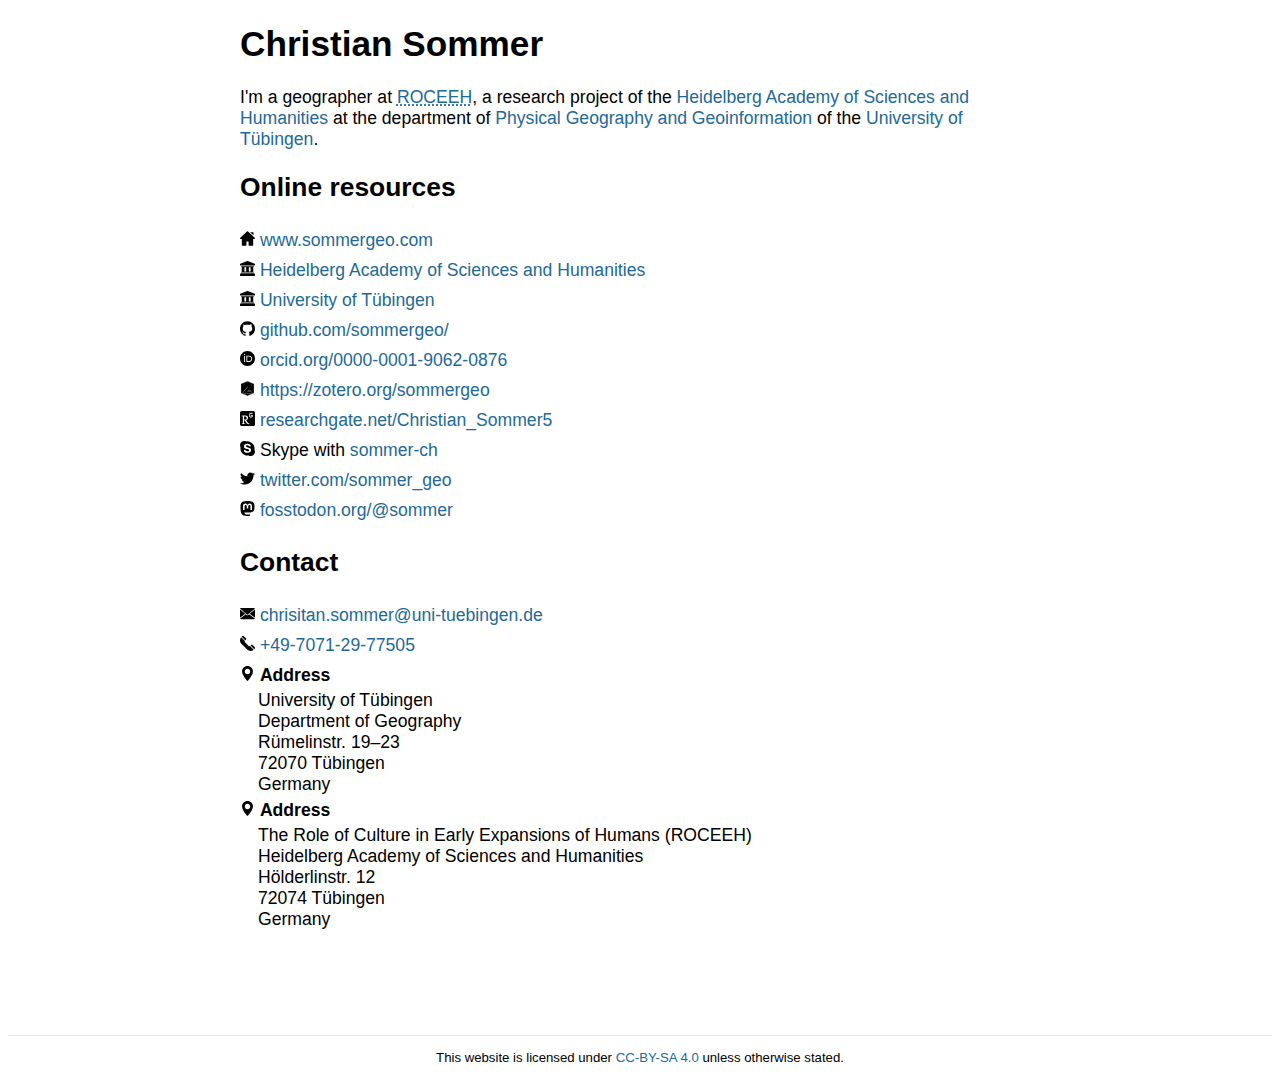
<file: v1/index.html>
<!doctype html>
<html lang="en">
<head>
	<meta charset="utf-8">
	<link href="style.css" rel="stylesheet" type="text/css" media="all">
	<!--<meta name="description" content="Christian Sommer is a Geographer, who uses spatial data and analytical tools to study the geomorphic development of landscapes and the interaction of early humans with these.">-->
	<meta name="description" content="Personal homepage of the Geographer Christian Sommer, who studies the prehistory of landscapes and humans with spatial data and analytical tools.">	
	<meta name="viewport" content="width=device-width, initial-scale=1.0">
	<title>Christian Sommer</title>
</head>
<body>
	<div class="main">
	
		<div class="h-card">
			 <h1 class="p-name">Christian Sommer</h1>
			 <p>I'm a <span class="p-job-title">geographer</span> at <a class="p-org" href="http://www.roceeh.net/"><abbr title="The Role of Culture in Early Expansions of Humans">ROCEEH</abbr></a>, a research project of the <a class="p-org" href="https://www.hadw-bw.de">Heidelberg Academy of Sciences and Humanities</a> at the department of <a class="p-org" href="https://uni-tuebingen.de/fakultaeten/mathematisch-naturwissenschaftliche-fakultaet/fachbereiche/geowissenschaften/arbeitsgruppen/geographie/forschungsbereich/geoinformatik-gis/arbeitsgruppe/team/">Physical Geography and Geoinformation</a> of the <a class="p-org" href="https://uni-tuebingen.de/fakultaeten/mathematisch-naturwissenschaftliche-fakultaet/fachbereiche/geowissenschaften/arbeitsgruppen/geographie/forschungsbereich/geoinformatik-gis/arbeitsgruppe/aktuelle-projekte/roceeh/">University of Tübingen</a>.
			 </p>
			 
			 <h2>Online resources</h2>
			 <div class="bullet">
				<img src="img/homepage.svg" width="15" height="15" alt="Homepage"/>
				<a class="u-url u-uid" href="https://www.sommergeo.com">www.sommergeo.com</a>
			 </div>
			 <div class="bullet">
				<img src="img/academy.svg" width="15" height="15" alt="Academy" />
				<a class="u-url" rel="me" href="https://hadw-bw.de/en/mitarbeiter/christian-sommer">Heidelberg Academy of Sciences and Humanities</a>
			 </div>
			 <div class="bullet">
				<img src="img/academy.svg" width="15" height="15" alt="University" />
				<a class="u-url" rel="me" href="https://uni-tuebingen.de/fakultaeten/mathematisch-naturwissenschaftliche-fakultaet/fachbereiche/geowissenschaften/arbeitsgruppen/geographie/forschungsbereich/geoinformatik-gis/arbeitsgruppe/team/christian-sommer/">University of Tübingen</a>
			 </div>
			 <div class="bullet">
				<img src="img/github.svg" width="15" height="15" alt="Github" />
				<a class="u-url" rel="me" href="https://github.com/sommergeo/">github.com/sommergeo/</a>
			 </div>
			 <div class="bullet">
				<img src="img/orcid.svg" width="15" height="15" alt="Orcid" />
				<a class="u-url" rel="me" href="https://orcid.org/0000-0001-9062-0876">orcid.org/0000-0001-9062-0876</a>
			 </div>
			 <div class="bullet">
				<img src="img/zotero.svg" width="15" height="15" alt="Zotero" />
				<a class="u-url" rel="me" href="https://zotero.org/sommergeo">https://zotero.org/sommergeo</a>
			 </div>
			 <div class="bullet">
				<img src="img/researchgate.svg" width="15" height="15" alt="Research Gate" />
				<a class="u-url" rel="me" href="https://www.researchgate.net/profile/Christian_Sommer5">researchgate.net/Christian_Sommer5</a>
			 </div>
			 <div class="bullet">
				<img src="img/skype.svg" width="15" height="15" alt="Skype" />
				<span>Skype with <a href="skype:sommer-ch?call">sommer-ch</a></span>
			 </div>
			 <div class="bullet">
				<img src="img/twitter.svg" width="15" height="15" alt="Twitter" />
				<a class="u-url" rel="me" href="https://twitter.com/sommer_geo">twitter.com/sommer_geo</a>
			 </div>
			 <div class="bullet">
				<img src="img/mastodon.svg" width="15" height="15" alt="Mastodon" />
				<a class="u-url" rel="me" href="https://fosstodon.org/@sommer">fosstodon.org/@sommer</a>
			 </div>
			 
			 <h2>Contact</h2>	
			 <div class="bullet">
				 <img src="img/mail.svg" width="15" height="15" alt="E-mail" />
				 <a class="u-email" href="mailto:chrisitan.sommer@uni-tuebingen.de">chrisitan.sommer@uni-tuebingen.de</a>
			 </div>
			 <div class="bullet">
				 <img src="img/telephone.svg" width="15" height="15" alt="Phone" />
				 <a class="p-tel" href="tel:+4970712977505">+49-7071-29-77505</a>
			 </div>


			<div class=bullet">
				<img src="img/pin.svg" width="15" height="15" alt="Address" />
				<b class="bullet">Address</b></br>
				<div class="p-adr" style="text-indent:18px;">
					<div class="p-org">University of Tübingen</div>
					<div class="p-org">Department of Geography</div>		  
					<div class="p-street-address">Rümelinstr. 19–23</div>
					<div>
						<span class="p-postal-code">72070</span>
						<span class="p-locality">Tübingen</span>
					</div>
				<div class="p-country-name">Germany</div>
				</div>
			</div>
			
			<div class=bullet">
				<img src="img/pin.svg" width="15" height="15" alt="Address" />
				<b class="bullet">Address</b></br>
				<div class="p-adr" style="text-indent:18px;">
					<div class="p-org">The Role of Culture in Early Expansions of Humans (ROCEEH)</div>
					<div class="p-org">Heidelberg Academy of Sciences and Humanities</div>		  
					<div class="p-street-address">Hölderlinstr. 12</div>
					<div>
						<span class="p-postal-code">72074</span>
						<span class="p-locality">Tübingen</span>
					</div>
				<div class="p-country-name">Germany</div>
				</div>
			</div>
				
			<!--<div class="bullet">
				 <img src="img/map.svg" width="15" height="15" alt="on the map" />
				 <a  href="http://www.openstreetmap.org/?mlat=48.52382&mlon=9.05508&zoom=17&layers=M">On open street map</a>
			</div>
			-->

		
		
		
		
		
		
		
		
		
		
		</div>
	</div>

<!-- *** START FOOTER *** -->
  <div class="footer">
    <p>This website is licensed under <a rel="license" href="http://creativecommons.org/licenses/by-sa/4.0/">CC-BY-SA 4.0</a> unless otherwise stated.</p>
  </div>
<!-- *** END FOOTER *** -->

</body>
</html>
</file>
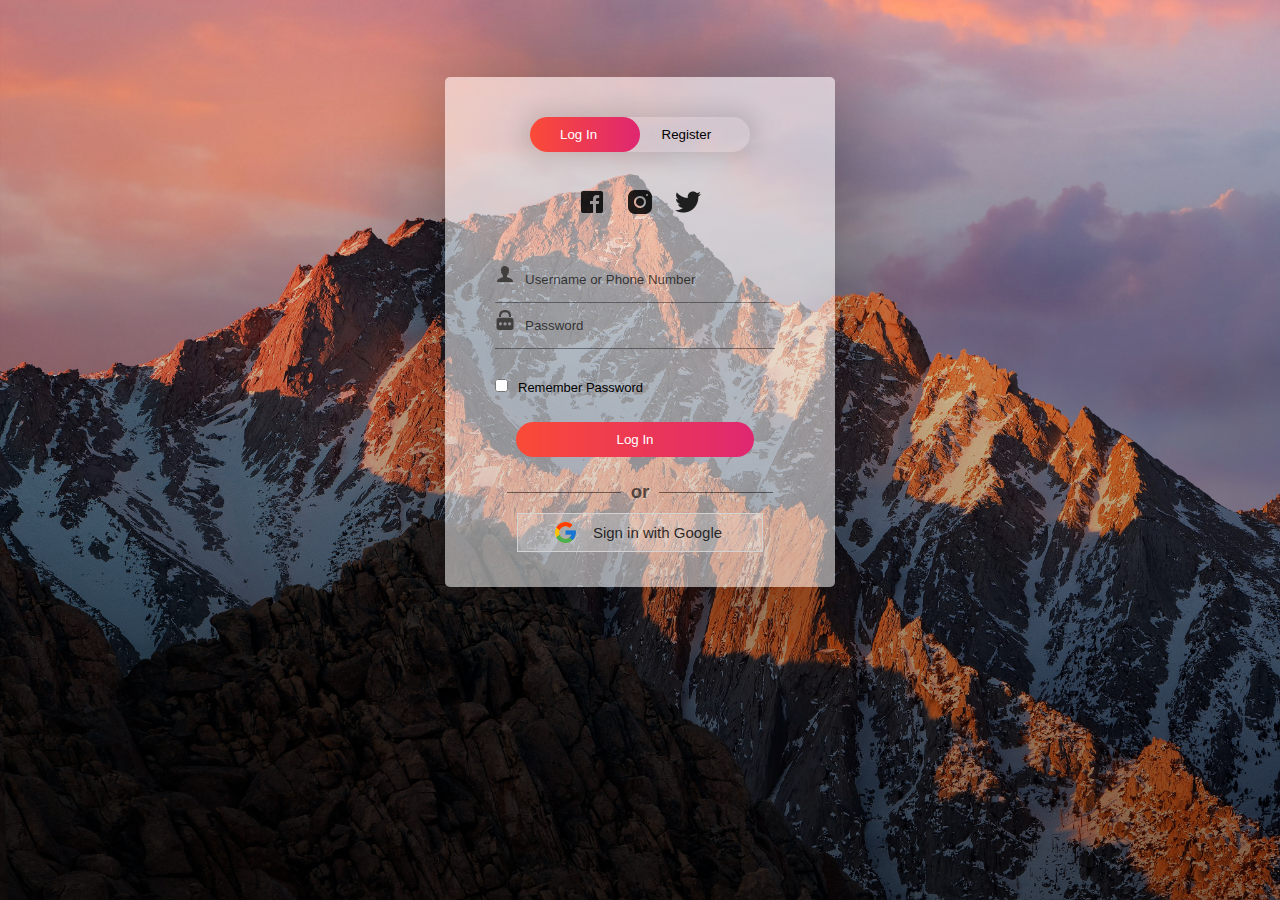
<file: login.html>
<!DOCTYPE html>
<html>
<head>
	<link rel="shortcut icon" type="png" href="images/icon/favicon.png">
	<title>Login SignUp</title>
	<link rel="stylesheet" type="text/css" href="loginStyle.css">
	<script src="https://ajax.googleapis.com/ajax/libs/jquery/3.4.1/jquery.min.js"></script>

  <!-- It will redirect to the Home Page after submitting the form -->
  <script>
  $(document).ready(function(){
    $("form").submit(function(){
      alert("Great Job !");
    });
  });
  </script>
</head>
<body>
		<div class="form-box">
			<div class="button-box">
				<div id="btn"></div>
				<button type="button" class="toggle-btn" id="log" onclick="login()" style="color: #fff;">Log In</button>
				<button type="button" class="toggle-btn" id="reg" onclick="register()">Register</button>
			</div>
			<div class="social-icons">
				<img src="images/icon/fb2.png">
				<img src="images/icon/insta2.png">
				<img src="images/icon/tt2.png">
			</div>
			
			<!-- Login Form -->
			<form id="login" class="input-group" action="index.html">
				<div class="inp">
					<img src="images/icon/user.png"><input type="text" id="email" class="input-field" placeholder="Username or Phone Number" style="width: 88%; border:none;" required="required">
				</div>
				<div class="inp">
					<img src="images/icon/password.png"><input type="password" id="password" class="input-field" placeholder="Password" style="width: 88%; border: none;" required="required">
				</div>
				<input type="checkbox" class="check-box">Remember Password
				<button type="submit" class="submit-btn">Log In</button>
			</form>


			<div class="other" id="other">
				<div class="instead">
					<h3>or</h3>
				</div>
				<button class="connect" onclick="google()">
					<img src="images/icon/google.png"><span>Sign in with Google</span>
				</button>
			</div>
			
			<!-- Registration Form -->
			<form id="register" class="input-group">
				<input type="text" class="input-field" placeholder="Full Name" required="required">
				<input type="email" class="input-field" placeholder="Email Address" required="required">
				<input type="password" class="input-field" placeholder="Create Password" name="psame" required="required">
				<input type="password" class="input-field" placeholder="Confirm Password" name="psame" required="required">
				<input type="checkbox" class="check-box" id="chkAgree" onclick="goFurther()">I agree to the Terms & Conditions
				<button type="submit" id="btnSubmit" class="submit-btn reg-btn">Register</button>
			</form>
		</div>
		<script type="text/javascript" src="script.js"></script>
</body>
</html>
</file>
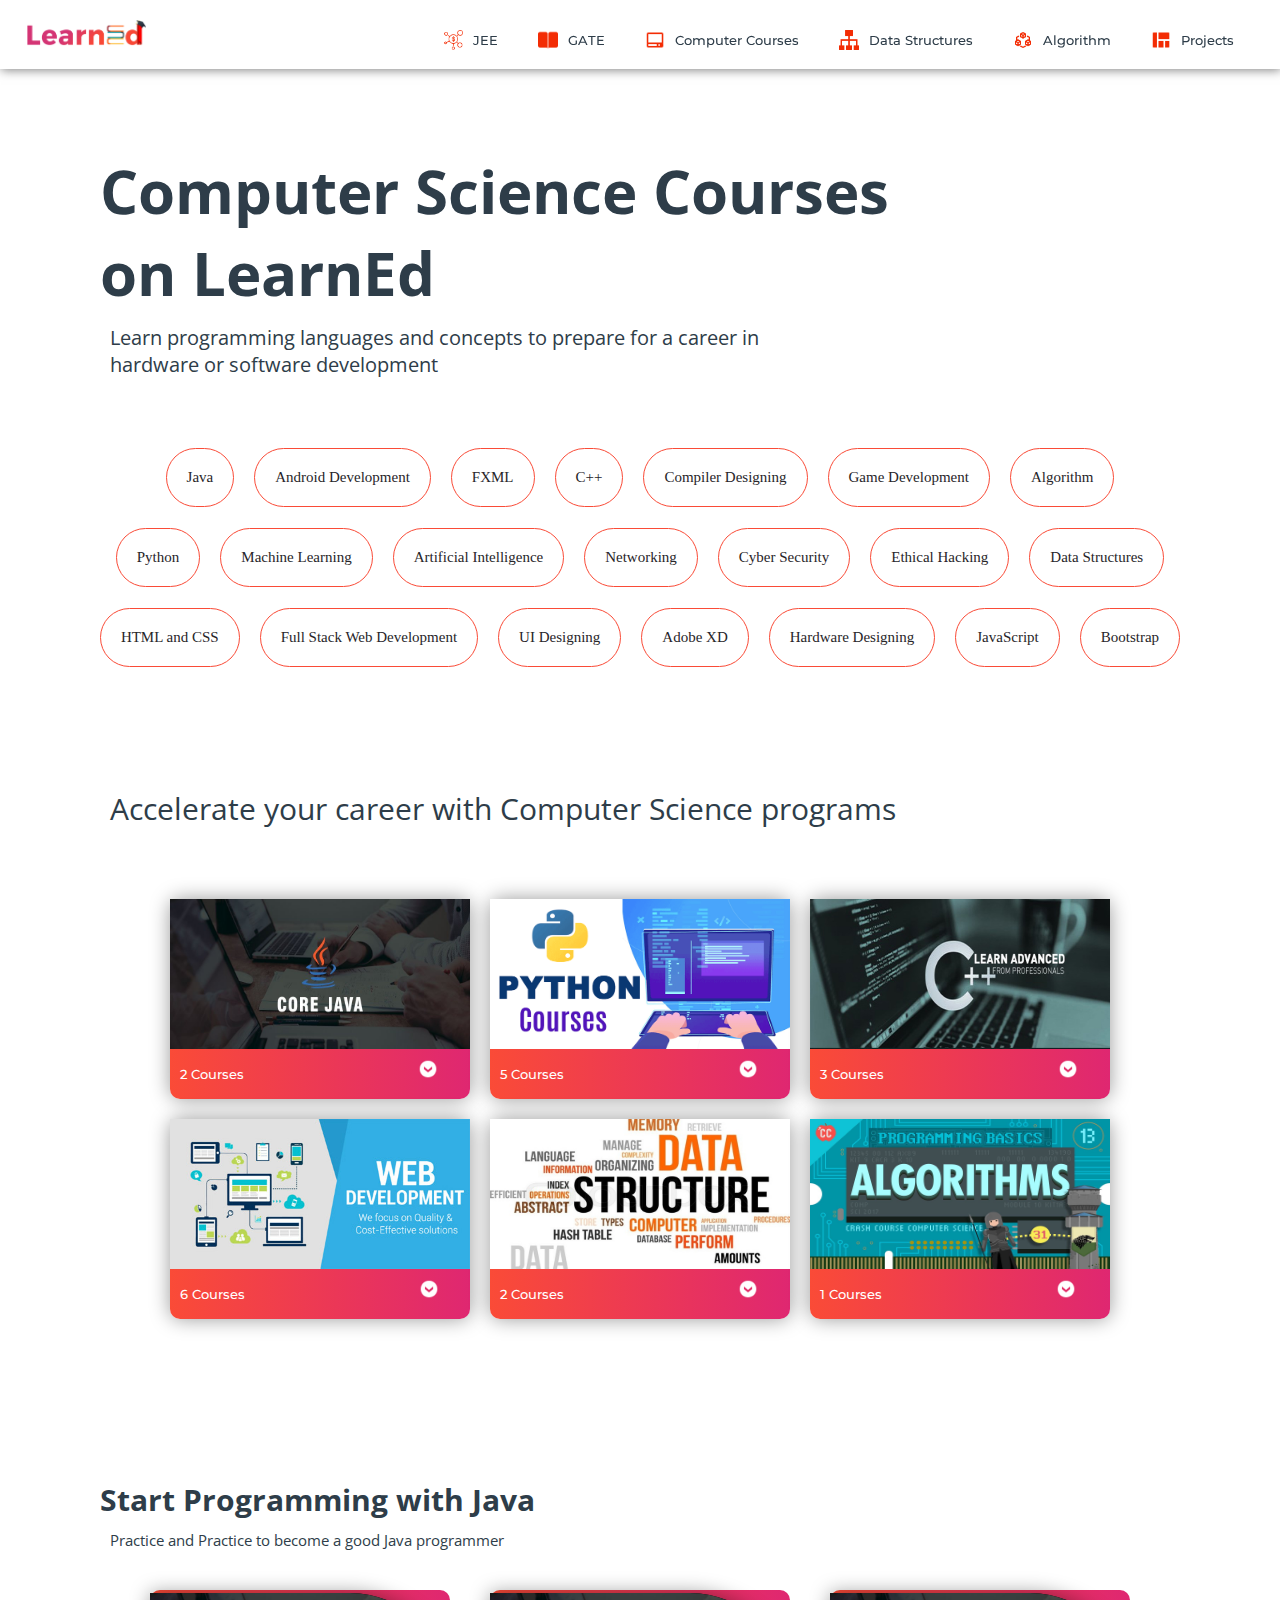
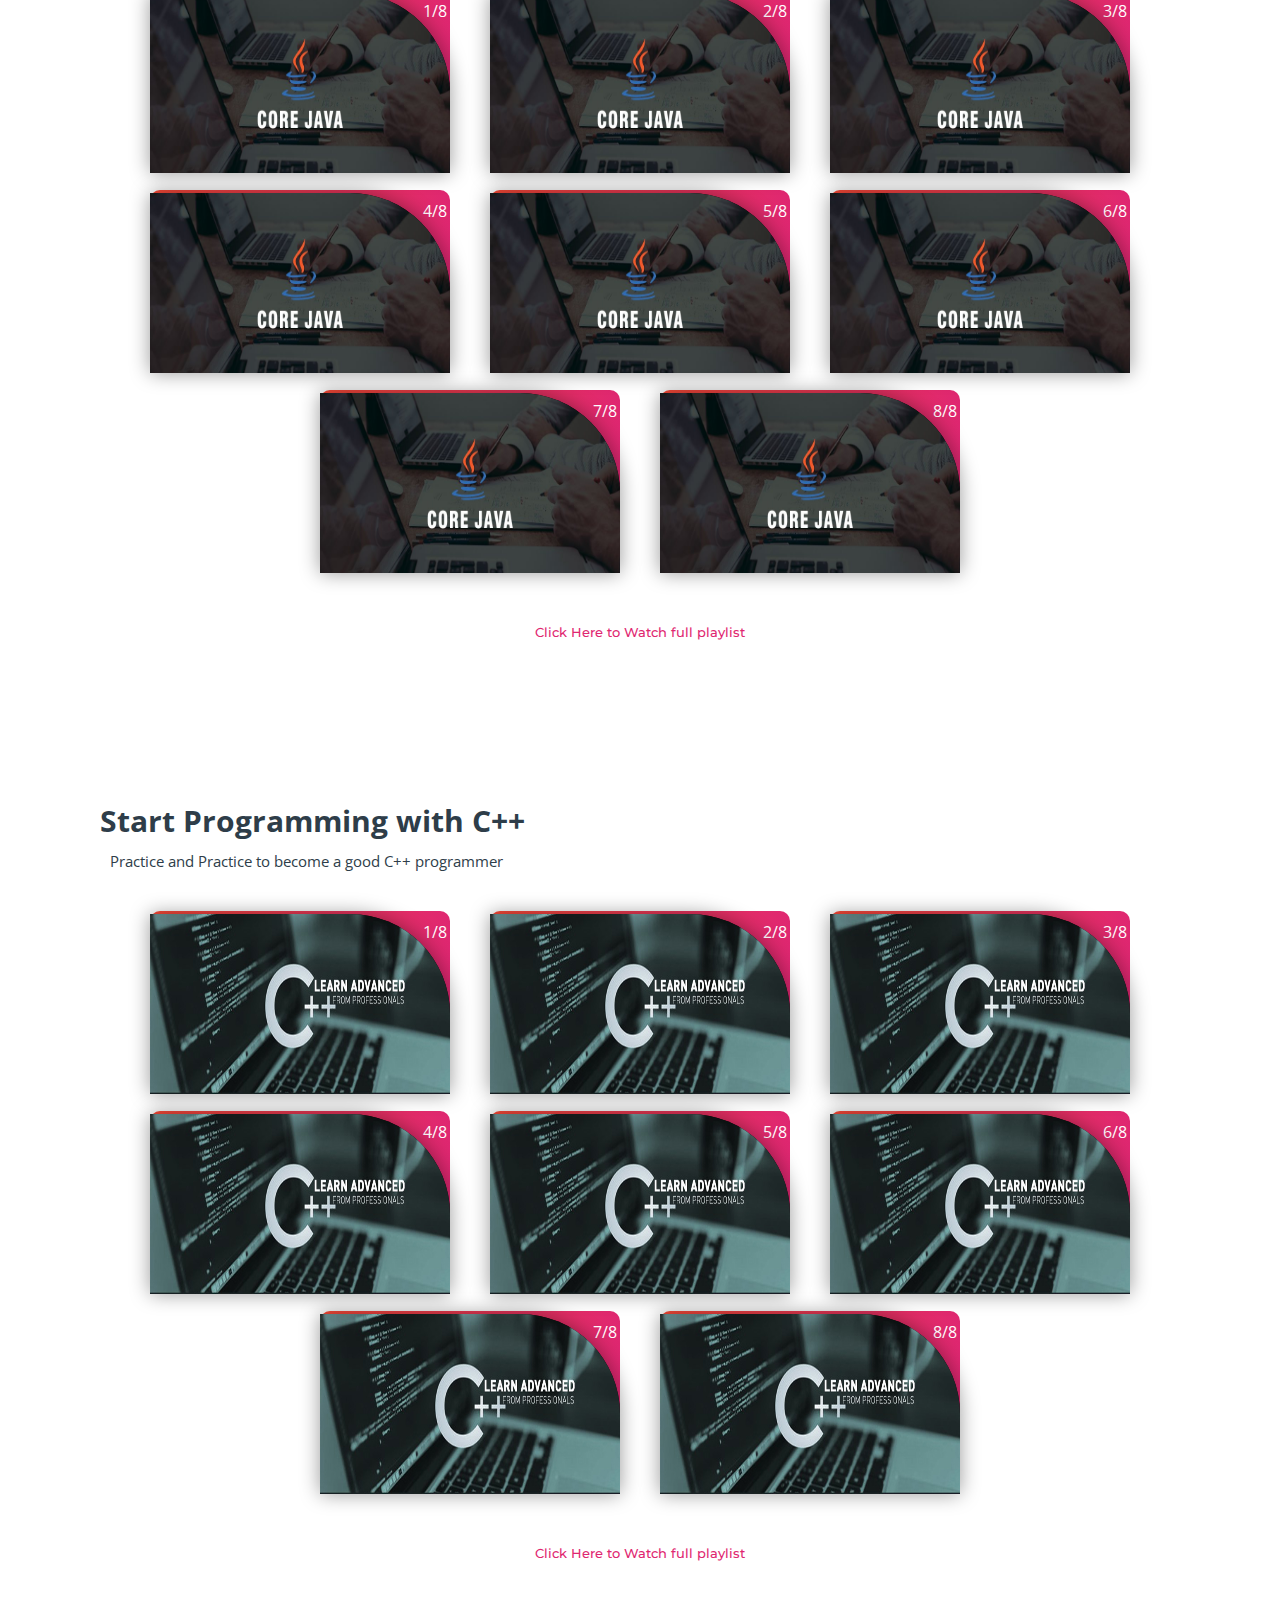
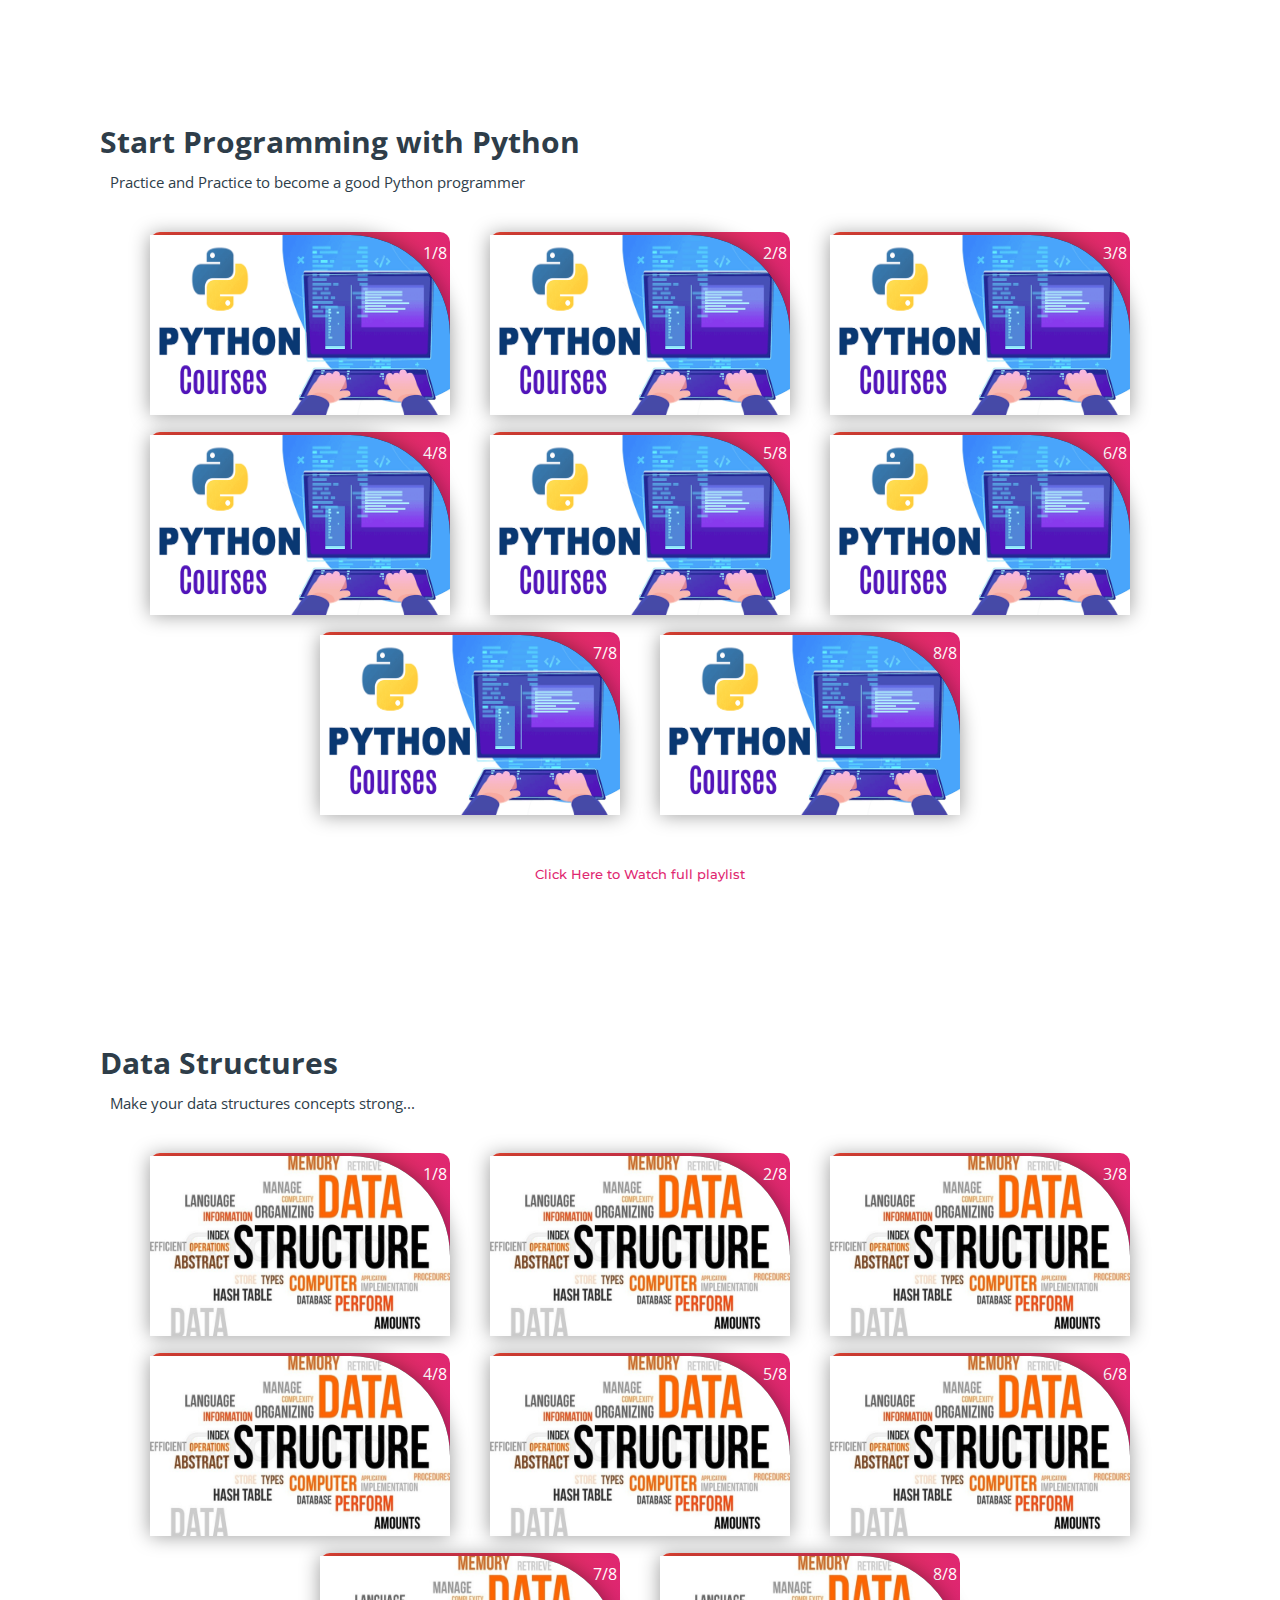
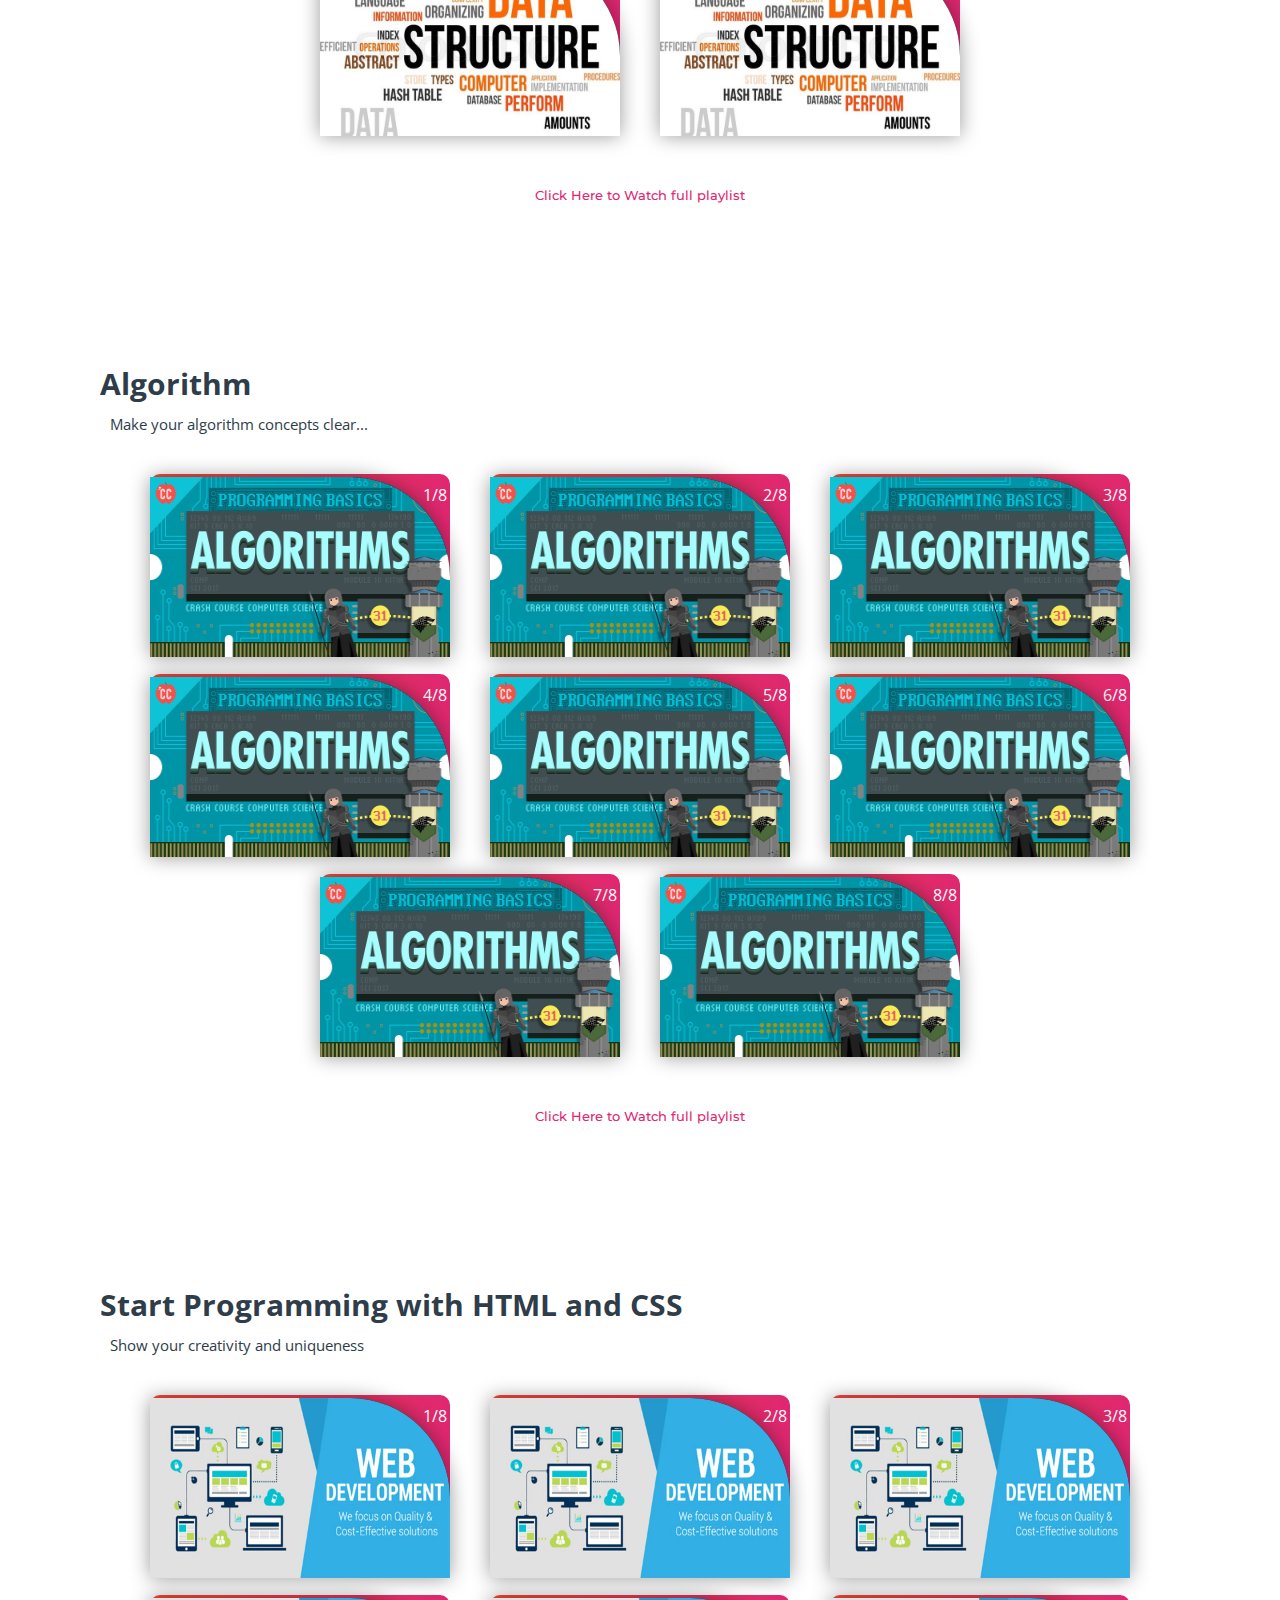
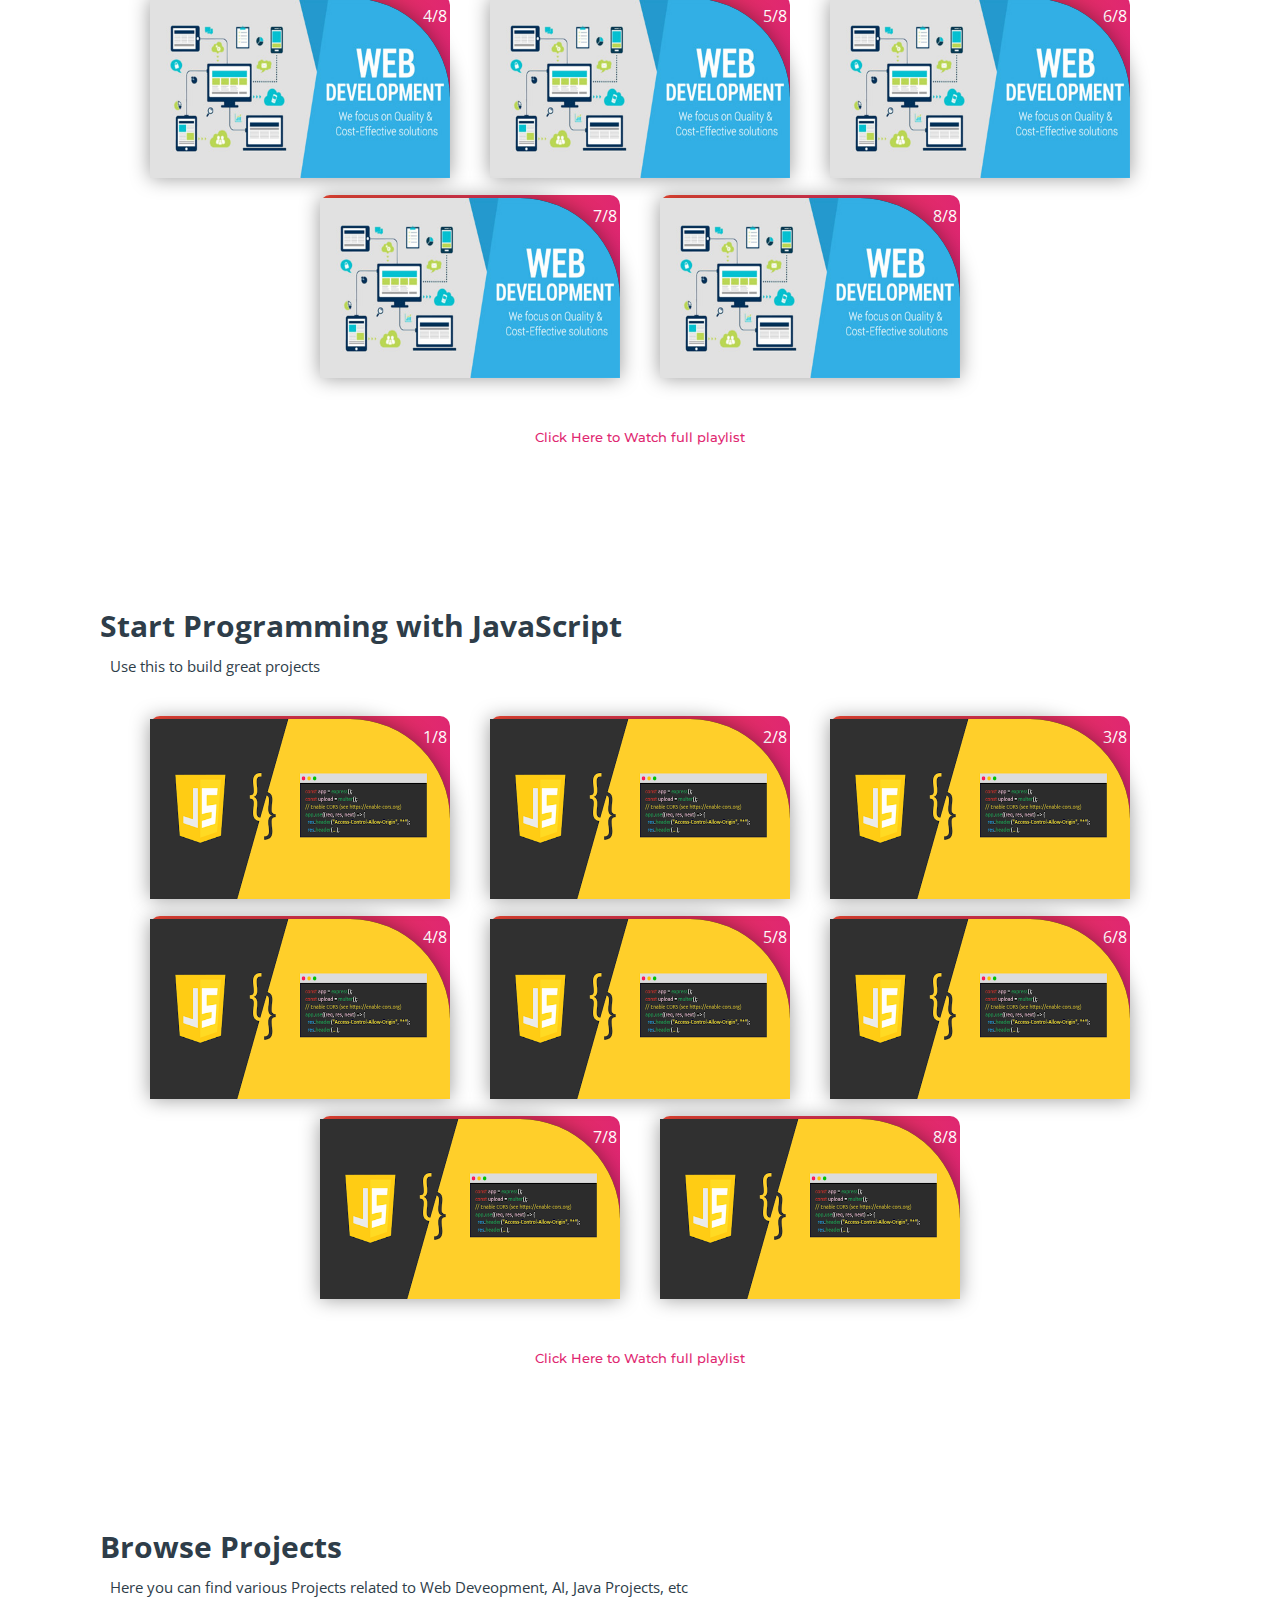
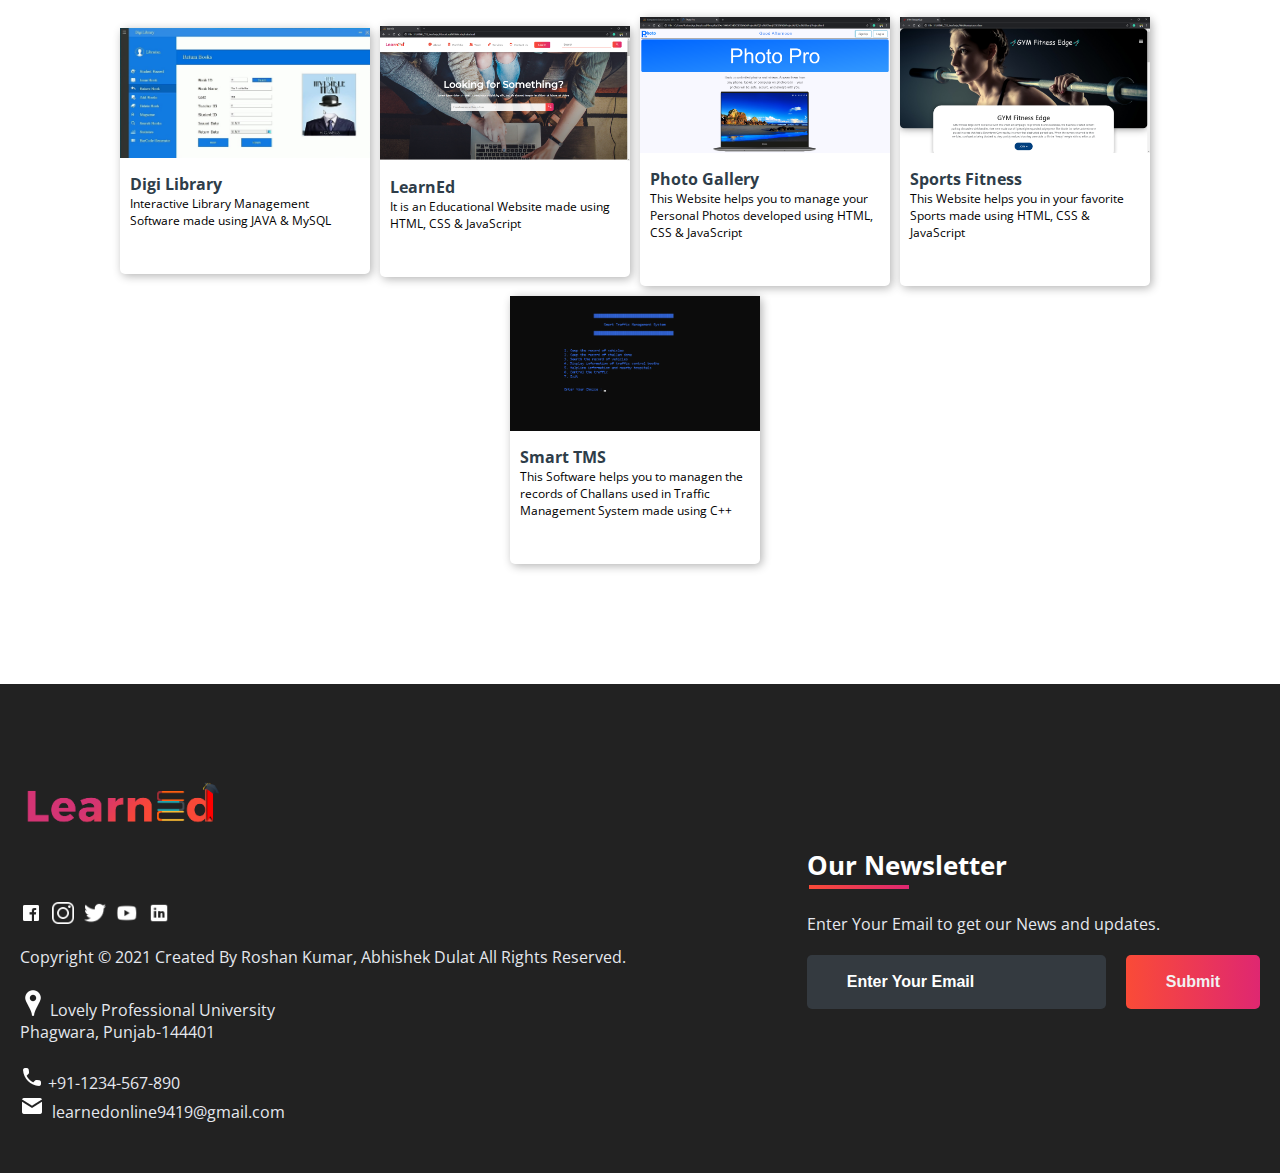
<file: subjects/computer_courses.html>
<!DOCTYPE html>
<html>
<head>
	<link rel="shortcut icon" type="png" href="../images/icon/favicon.png">
	<title>Computer Science Courses on LearnEd</title>
	<link rel="stylesheet" type="text/css" href="subjects.css">
	<script type="text/javascript" src="../script.js"></script>
</head>
<body>
	
<!-- NAVIGATION -->
	<header>
		<div class="nav" id="nav">
			<div id="learned-logo">
			<a href="../index.html"><img src="../images/icon/logo.png" style="width: 120px;"></a></div>
			<div class="switch-tab" id="switch-tab" onclick="switchTAB()"><img src="../images/icon/menu.png"></div>
			<ul id="list-switch">
				<li><a href="jee.html"><img src="../images/courses/d1.png" class="icon">JEE</a></li>
				<li><a href="gate.html"><img src="../images/courses/paper.png" class="icon">GATE</a></li>
				<li><a href="#"><img src="../images/courses/computer.png" class="icon">Computer Courses</a></li>
				<li><a href="#data"><img src="../images/courses/data.png" class="icon">Data Structures</a></li>
				<li><a href="#algo"><img src="../images/courses/algo.png" class="icon">Algorithm</a></li>
				<li><a href="#projects"><img src="../images/courses/projects.png" class="icon">Projects</a></li>
			</ul>
			<div class="search" id="search-switch">
				<input type="search" placeholder="Search" class="srch"><button id="srchbtn"><img src="../images/icon/search.png"></button>
			</div>
		</div>
	</header>
	

<!-- MAIN Heading of Page -->
	<div class="title">
		<span>Computer Science Courses<br>on LearnEd</span>
		<div class="shortdesc">
			<p>Learn programming languages and concepts to prepare for a career in<br>hardware or software development</p>
		</div>
	</div>


<!-- Some KeyWords related to Topic -->
	<div class="course">
		<div class="cbox">
		<div class="det"><a href="#java">Java</a></div>
		<div class="det"><a href="https://developer.android.com/">Android Development</a></div>
		<div class="det"><a href="https://docs.oracle.com/javafx/2/get_started/fxml_tutorial.htm">FXML</a></div>
		<div class="det"><a href="#c++">C++</a></div>
		<div class="det"><a href="https://www.geeksforgeeks.org/introduction-of-compiler-design/">Compiler Designing</a></div>
		<div class="det"><a href="https://www.coursera.org/specializations/game-design-and-development">Game Development</a></div>
		<div class="det"><a href="#algo">Algorithm</a></div>
		</div>
		<div class="cbox">
		<div class="det"><a href="#python">Python</a></div>
		<div class="det"><a href="https://www.coursera.org/learn/machine-learning">Machine Learning</a></div>
		<div class="det"><a href="https://en.wikipedia.org/wiki/Artificial_intelligence">Artificial Intelligence</a></div>
		<div class="det"><a href="https://en.wikipedia.org/wiki/Network">Networking</a></div>
		<div class="det"><a href="https://www.kaspersky.co.in/resource-center/definitions/what-is-cyber-security">Cyber Security</a></div>
		<div class="det"><a href="https://www.eccouncil.org/ethical-hacking/">Ethical Hacking</a></div>
		<div class="det"><a href="#data">Data Structures</a></div>
		</div>
		<div class="cbox">
		<div class="det"><a href="#html_css">HTML and CSS</a></div>
		<div class="det"><a href="https://www.udacity.com/course/full-stack-web-developer-nanodegree--nd0044">Full Stack Web Development</a></div>
		<div class="det"><a href="https://uxplanet.org/what-is-ui-vs-ux-design-and-the-difference-d9113f6612de?gi=6d9d13f4cc95">UI Designing</a></div>
		<div class="det"><a href="https://www.adobe.com/in/products/xd.html">Adobe XD</a></div>
		<div class="det"><a href="https://www.sciencedirect.com/topics/computer-science/hardware-design">Hardware Designing</a></div>
		<div class="det"><a href="#javascript">JavaScript</a></div>
		<div class="det"><a href="#html_css">Bootstrap</a></div>
		</div>
	</div>


<!-- Courses Available -->
	<div class="inbt">
		Accelerate your career with Computer Science programs
	</div>

	<div class="ccard">
	<center>
		<div class="ccardbox">
			<div class="dcard">
				<div class="fpart"><img src="../images/courses/java-course.jpg"></div>
				<a href="#java"><div class="spart">2 Courses <img src="../images/icon/dropdown.png"></div></a>
			</div>
			<div class="dcard">
				<div class="fpart"><img src="../images/courses/python-course.png"></div>
				<a href="#python"><div class="spart">5 Courses <img src="../images/icon/dropdown.png"></div></a>
			</div>
			<div class="dcard">
				<div class="fpart"><img src="../images/courses/c-course.jpg"></div>
				<a href="#c++"><div class="spart">3 Courses <img src="../images/icon/dropdown.png"></div></a>
			</div>
		</div>
		<div class="ccardbox">
			<div class="dcard">
				<div class="fpart"><img src="../images/courses/web-course.jpg"></div>
				<a href="#html_css"><div class="spart">6 Courses <img src="../images/icon/dropdown.png"></div></a>
			</div>
			<div class="dcard">
				<div class="fpart"><img src="../images/courses/data-course.jpg"></div>
				<a href="#data"><div class="spart">2 Courses <img src="../images/icon/dropdown.png"></div></a>
			</div>
			<div class="dcard">
				<div class="fpart"><img src="../images/courses/algo-course.jpg"></div>
				<a href="#algo"><div class="spart">1 Courses <img src="../images/icon/dropdown.png"></div></a>
			</div>
		</div>
	</center>
	</div>


<!-- Videos on JAVA Lectures -->
	<div class="title2" id="java">
		<span>Start Programming with Java</span>
		<div class="shortdesc2">
			<p>Practice and Practice to become a good Java programmer</p>
		</div>
	</div>
	
	<center>
		<div class="ccardbox2">
			<div class="dcard2"><span class="tag" >1/8</span>
				<div class="fpart2">
					<img src="../images/courses/java-course.jpg">
					<iframe src="https://www.youtube.com/embed/IsLyduxZ9sc" frameborder="0" allow="accelerometer; autoplay; encrypted-media; gyroscope; picture-in-picture" allowfullscreen></iframe>
				</div>
			</div>
			<div class="dcard2"><span class="tag" >2/8</span>
				<div class="fpart2">
					<img src="../images/courses/java-course.jpg">
					<iframe src="https://www.youtube.com/embed/U_vuESBFEpE" frameborder="0" allow="accelerometer; autoplay; encrypted-media; gyroscope; picture-in-picture" allowfullscreen></iframe>
				</div>
			</div>
			<div class="dcard2"><span class="tag" >3/8</span>
				<div class="fpart2">
					<img src="../images/courses/java-course.jpg">
					<iframe src="https://www.youtube.com/embed/7i8vbPA37y0" frameborder="0" allow="accelerometer; autoplay; encrypted-media; gyroscope; picture-in-picture" allowfullscreen></iframe>
				</div>
			</div>
			<div class="dcard2"><span class="tag" >4/8</span>
				<div class="fpart2">
					<img src="../images/courses/java-course.jpg">
					<iframe src="https://www.youtube.com/embed/FB47F-QIk3k" frameborder="0" allow="accelerometer; autoplay; encrypted-media; gyroscope; picture-in-picture" allowfullscreen></iframe>
				</div>
			</div>
			<div class="dcard2"><span class="tag" >5/8</span>
				<div class="fpart2">
					<img src="../images/courses/java-course.jpg">
					<iframe src="https://www.youtube.com/embed/8qyVcHJ1Et4" frameborder="0" allow="accelerometer; autoplay; encrypted-media; gyroscope; picture-in-picture" allowfullscreen></iframe>
				</div>
			</div>
			<div class="dcard2"><span class="tag" >6/8</span>
				<div class="fpart2">
					<img src="../images/courses/java-course.jpg">
					<iframe src="https://www.youtube.com/embed/N53Vf8HGd-0" frameborder="0" allow="accelerometer; autoplay; encrypted-media; gyroscope; picture-in-picture" allowfullscreen></iframe>
				</div>
			</div>
			<div class="dcard2"><span class="tag" >7/8</span>
				<div class="fpart2">
					<img src="../images/courses/java-course.jpg">
					<iframe src="https://www.youtube.com/embed/slz2Vc904Qg" frameborder="0" allow="accelerometer; autoplay; encrypted-media; gyroscope; picture-in-picture" allowfullscreen></iframe>
				</div>
			</div>
			<div class="dcard2"><span class="tag" >8/8</span>
				<div class="fpart2">
					<img src="../images/courses/java-course.jpg">
					<iframe src="https://www.youtube.com/embed/Q0NVRQP1Z5g" frameborder="0" allow="accelerometer; autoplay; encrypted-media; gyroscope; picture-in-picture" allowfullscreen></iframe>
				</div>
			</div>
		</div>
	</center>
	<br><br>
	<div class="click-me">
		<a href="https://www.youtube.com/watch?v=IsLyduxZ9sc&list=PLX9Zi6XTqOKQ7TdRz0QynGIKuMV9Q2H8E" target="_blank">Click Here to Watch full playlist</a>
	</div>

<!-- Videos on C++ Lectures -->

	<div class="title2" id="c++">
		<span>Start Programming with C++</span>
		<div class="shortdesc2">
			<p>Practice and Practice to become a good C++ programmer</p>
		</div>
	</div>
	<center>
		<div class="ccardbox2">
			<div class="dcard2"><span class="tag" >1/8</span>
				<div class="fpart2"><img src="../images/courses/c-course.jpg">
					<iframe src="https://www.youtube.com/embed/Iuo9PpGE04Y" frameborder="0" allow="accelerometer; autoplay; encrypted-media; gyroscope; picture-in-picture" allowfullscreen></iframe>
				</div>
			</div>
			<div class="dcard2"><span class="tag" >2/8</span>
				<div class="fpart2"><img src="../images/courses/c-course.jpg">
					<iframe src="https://www.youtube.com/embed/52dHKRD7cdg" frameborder="0" allow="accelerometer; autoplay; encrypted-media; gyroscope; picture-in-picture" allowfullscreen></iframe>
				</div>
			</div>
			<div class="dcard2"><span class="tag" >3/8</span>
				<div class="fpart2"><img src="../images/courses/c-course.jpg">
					<iframe src="https://www.youtube.com/embed/Iuo9PpGE04Y" frameborder="0" allow="accelerometer; autoplay; encrypted-media; gyroscope; picture-in-picture" allowfullscreen></iframe>
				</div>
			</div>
			<div class="dcard2"><span class="tag" >4/8</span>
				<div class="fpart2"><img src="../images/courses/c-course.jpg">
					<iframe src="https://www.youtube.com/embed/Iuo9PpGE04Y" frameborder="0" allow="accelerometer; autoplay; encrypted-media; gyroscope; picture-in-picture" allowfullscreen></iframe>
				</div>
			</div>
		
			<div class="dcard2"><span class="tag" >5/8</span>
				<div class="fpart2"><img src="../images/courses/c-course.jpg">
					<iframe src="https://www.youtube.com/embed/Iuo9PpGE04Y" frameborder="0" allow="accelerometer; autoplay; encrypted-media; gyroscope; picture-in-picture" allowfullscreen></iframe>
				</div>
			</div>
			<div class="dcard2"><span class="tag" >6/8</span>
				<div class="fpart2"><img src="../images/courses/c-course.jpg">
					<iframe src="https://www.youtube.com/embed/Iuo9PpGE04Y" frameborder="0" allow="accelerometer; autoplay; encrypted-media; gyroscope; picture-in-picture" allowfullscreen></iframe>
				</div>
			</div>
			<div class="dcard2"><span class="tag" >7/8</span>
				<div class="fpart2"><img src="../images/courses/c-course.jpg">
					<iframe src="https://www.youtube.com/embed/Iuo9PpGE04Y" frameborder="0" allow="accelerometer; autoplay; encrypted-media; gyroscope; picture-in-picture" allowfullscreen></iframe>
				</div>
			</div>
			<div class="dcard2"><span class="tag" >8/8</span>
				<div class="fpart2"><img src="../images/courses/c-course.jpg">
					<iframe src="https://www.youtube.com/embed/Iuo9PpGE04Y" frameborder="0" allow="accelerometer; autoplay; encrypted-media; gyroscope; picture-in-picture" allowfullscreen></iframe>
				</div>
			</div>
		</div>
	</center>
<br><br>
	<div class="click-me">
		<a href="https://www.youtube.com/watch?v=Iuo9PpGE04Y&feature=youtu.be" target="_blank">Click Here to Watch full playlist</a>
	</div>

<!-- Videos on PYTHON Lectures -->

	<div class="title2" id="python">
		<span>Start Programming with Python</span>
		<div class="shortdesc2">
			<p>Practice and Practice to become a good Python programmer</p>
		</div>
	</div>
	<center>
		<div class="ccardbox2">
			<div class="dcard2"><span class="tag" >1/8</span>
				<div class="fpart2"><img src="../images/courses/python-course.png">
					<iframe src="https://www.youtube.com/embed/QXeEoD0pB3E" frameborder="0" allow="accelerometer; autoplay; encrypted-media; gyroscope; picture-in-picture" allowfullscreen></iframe>
				</div>
			</div>
			<div class="dcard2"><span class="tag" >2/8</span>
				<div class="fpart2"><img src="../images/courses/python-course.png">
					<iframe src="https://www.youtube.com/embed/QXeEoD0pB3E" frameborder="0" allow="accelerometer; autoplay; encrypted-media; gyroscope; picture-in-picture" allowfullscreen></iframe>
				</div>
			</div>
			<div class="dcard2"><span class="tag" >3/8</span>
				<div class="fpart2"><img src="../images/courses/python-course.png">
					<iframe src="https://www.youtube.com/embed/QXeEoD0pB3E" frameborder="0" allow="accelerometer; autoplay; encrypted-media; gyroscope; picture-in-picture" allowfullscreen></iframe>
				</div>
			</div>
			<div class="dcard2"><span class="tag" >4/8</span>
				<div class="fpart2"><img src="../images/courses/python-course.png">
					<iframe src="https://www.youtube.com/embed/QXeEoD0pB3E" frameborder="0" allow="accelerometer; autoplay; encrypted-media; gyroscope; picture-in-picture" allowfullscreen></iframe>
				</div>
			</div>
		
			<div class="dcard2"><span class="tag" >5/8</span>
				<div class="fpart2"><img src="../images/courses/python-course.png">
					<iframe src="https://www.youtube.com/embed/QXeEoD0pB3E" frameborder="0" allow="accelerometer; autoplay; encrypted-media; gyroscope; picture-in-picture" allowfullscreen></iframe>
				</div>
			</div>
			<div class="dcard2"><span class="tag" >6/8</span>
				<div class="fpart2"><img src="../images/courses/python-course.png">
					<iframe src="https://www.youtube.com/embed/QXeEoD0pB3E" frameborder="0" allow="accelerometer; autoplay; encrypted-media; gyroscope; picture-in-picture" allowfullscreen></iframe>
				</div>
			</div>
			<div class="dcard2"><span class="tag" >7/8</span>
				<div class="fpart2"><img src="../images/courses/python-course.png">
					<iframe src="https://www.youtube.com/embed/QXeEoD0pB3E" frameborder="0" allow="accelerometer; autoplay; encrypted-media; gyroscope; picture-in-picture" allowfullscreen></iframe>
				</div>
			</div>
			<div class="dcard2"><span class="tag" >8/8</span>
				<div class="fpart2"><img src="../images/courses/python-course.png">
					<iframe src="https://www.youtube.com/embed/QXeEoD0pB3E" frameborder="0" allow="accelerometer; autoplay; encrypted-media; gyroscope; picture-in-picture" allowfullscreen></iframe>
				</div>
			</div>
		</div>
	</center>

<br><br>
	<div class="click-me">
		<a href="https://youtu.be/QXeEoD0pB3E" target="_blank">Click Here to Watch full playlist</a>
	</div>
<!-- Videos on DATA STRUCTURES Lectures -->

	<div class="title2" id="data">
		<span>Data Structures</span>
		<div class="shortdesc2">
			<p>Make your data structures concepts strong...</p>
		</div>
	</div>
	<center>
		<div class="ccardbox2">
			<div class="dcard2"><span class="tag" >1/8</span>
				<div class="fpart2"><img src="../images/courses/data-course.jpg">
					<iframe src="https://www.youtube.com/embed/Db9ZYbJONHc" frameborder="0" allow="accelerometer; autoplay; encrypted-media; gyroscope; picture-in-picture" allowfullscreen></iframe>
				</div>
			</div>
			<div class="dcard2"><span class="tag" >2/8</span>
				<div class="fpart2"><img src="../images/courses/data-course.jpg">
					<iframe src="https://www.youtube.com/embed/Db9ZYbJONHc" frameborder="0" allow="accelerometer; autoplay; encrypted-media; gyroscope; picture-in-picture" allowfullscreen></iframe>
				</div>
			</div>
			<div class="dcard2"><span class="tag" >3/8</span>
				<div class="fpart2"><img src="../images/courses/data-course.jpg">
					<iframe src="https://www.youtube.com/embed/Db9ZYbJONHc" frameborder="0" allow="accelerometer; autoplay; encrypted-media; gyroscope; picture-in-picture" allowfullscreen></iframe>
				</div>
			</div>
			<div class="dcard2"><span class="tag" >4/8</span>
				<div class="fpart2"><img src="../images/courses/data-course.jpg">
					<iframe src="https://www.youtube.com/embed/Db9ZYbJONHc" frameborder="0" allow="accelerometer; autoplay; encrypted-media; gyroscope; picture-in-picture" allowfullscreen></iframe>
				</div>
			</div>
		
			<div class="dcard2"><span class="tag" >5/8</span>
				<div class="fpart2"><img src="../images/courses/data-course.jpg">
					<iframe src="https://www.youtube.com/embed/Db9ZYbJONHc" frameborder="0" allow="accelerometer; autoplay; encrypted-media; gyroscope; picture-in-picture" allowfullscreen></iframe>
				</div>
			</div>
			<div class="dcard2"><span class="tag" >6/8</span>
				<div class="fpart2"><img src="../images/courses/data-course.jpg">
					<iframe src="https://www.youtube.com/embed/Db9ZYbJONHc" frameborder="0" allow="accelerometer; autoplay; encrypted-media; gyroscope; picture-in-picture" allowfullscreen></iframe>
				</div>
			</div>
			<div class="dcard2"><span class="tag" >7/8</span>
				<div class="fpart2"><img src="../images/courses/data-course.jpg">
					<iframe src="https://www.youtube.com/embed/Db9ZYbJONHc" frameborder="0" allow="accelerometer; autoplay; encrypted-media; gyroscope; picture-in-picture" allowfullscreen></iframe>
				</div>
			</div>
			<div class="dcard2"><span class="tag" >8/8</span>
				<div class="fpart2"><img src="../images/courses/data-course.jpg">
					<iframe src="https://www.youtube.com/embed/Db9ZYbJONHc" frameborder="0" allow="accelerometer; autoplay; encrypted-media; gyroscope; picture-in-picture" allowfullscreen></iframe>
				</div>
			</div>
		</div>
	</center>
<br><br>
	<div class="click-me">
		<a href="https://www.youtube.com/watch?v=Db9ZYbJONHc" target="_blank">Click Here to Watch full playlist</a>
	</div>

<!-- Videos on ALGORITHM Lectures -->

	<div class="title2" id="algo">
		<span>Algorithm</span>
		<div class="shortdesc2">
			<p>Make your algorithm concepts clear...</p>
		</div>
	</div>
	<center>
		<div class="ccardbox2">
			<div class="dcard2"><span class="tag" >1/8</span>
				<div class="fpart2"><img src="../images/courses/algo-course.jpg">
					<iframe src="https://www.youtube.com/embed/0IAPZzGSbME" frameborder="0" allow="accelerometer; autoplay; encrypted-media; gyroscope; picture-in-picture" allowfullscreen></iframe>
				</div>
			</div>
			<div class="dcard2"><span class="tag" >2/8</span>
				<div class="fpart2"><img src="../images/courses/algo-course.jpg">
					<iframe src="https://www.youtube.com/embed/0IAPZzGSbME" frameborder="0" allow="accelerometer; autoplay; encrypted-media; gyroscope; picture-in-picture" allowfullscreen></iframe>
				</div>
			</div>
			<div class="dcard2"><span class="tag" >3/8</span>
				<div class="fpart2"><img src="../images/courses/algo-course.jpg">
					<iframe src="https://www.youtube.com/embed/0IAPZzGSbME" frameborder="0" allow="accelerometer; autoplay; encrypted-media; gyroscope; picture-in-picture" allowfullscreen></iframe>
				</div>
			</div>
			<div class="dcard2"><span class="tag" >4/8</span>
				<div class="fpart2"><img src="../images/courses/algo-course.jpg">
					<iframe src="https://www.youtube.com/embed/0IAPZzGSbME" frameborder="0" allow="accelerometer; autoplay; encrypted-media; gyroscope; picture-in-picture" allowfullscreen></iframe>
				</div>
			</div>
		
			<div class="dcard2"><span class="tag" >5/8</span>
				<div class="fpart2"><img src="../images/courses/algo-course.jpg">
					<iframe src="https://www.youtube.com/embed/0IAPZzGSbME" frameborder="0" allow="accelerometer; autoplay; encrypted-media; gyroscope; picture-in-picture" allowfullscreen></iframe>
				</div>
			</div>
			<div class="dcard2"><span class="tag" >6/8</span>
				<div class="fpart2"><img src="../images/courses/algo-course.jpg">
					<iframe src="https://www.youtube.com/embed/0IAPZzGSbME" frameborder="0" allow="accelerometer; autoplay; encrypted-media; gyroscope; picture-in-picture" allowfullscreen></iframe>
				</div>
			</div>
			<div class="dcard2"><span class="tag" >7/8</span>
				<div class="fpart2"><img src="../images/courses/algo-course.jpg">
					<iframe src="https://www.youtube.com/embed/0IAPZzGSbME" frameborder="0" allow="accelerometer; autoplay; encrypted-media; gyroscope; picture-in-picture" allowfullscreen></iframe>
				</div>
			</div>
			<div class="dcard2"><span class="tag" >8/8</span>
				<div class="fpart2"><img src="../images/courses/algo-course.jpg">
					<iframe src="https://www.youtube.com/embed/0IAPZzGSbME" frameborder="0" allow="accelerometer; autoplay; encrypted-media; gyroscope; picture-in-picture" allowfullscreen></iframe>
				</div>
			</div>
		</div>
	</center>
<br><br>
	<div class="click-me">
		<a href="https://www.youtube.com/watch?v=0IAPZzGSbME" target="_blank">Click Here to Watch full playlist</a>
	</div>

<!-- Videos on HTML and CSS Lectures -->

	<div class="title2" id="html_css">
		<span>Start Programming with HTML and CSS</span>
		<div class="shortdesc2">
			<p>Show your creativity and uniqueness</p>
		</div>
	</div>
	<center>
		<div class="ccardbox2">
			<div class="dcard2"><span class="tag" >1/8</span>
				<div class="fpart2"><img src="../images/courses/web-course.jpg">
					<iframe src="https://www.youtube.com/embed/TKYsuU86-DQ" frameborder="0" allow="accelerometer; autoplay; encrypted-media; gyroscope; picture-in-picture" allowfullscreen></iframe>
				</div>
			</div>
			<div class="dcard2"><span class="tag" >2/8</span>
				<div class="fpart2"><img src="../images/courses/web-course.jpg">
					<iframe src="https://www.youtube.com/embed/TKYsuU86-DQ" frameborder="0" allow="accelerometer; autoplay; encrypted-media; gyroscope; picture-in-picture" allowfullscreen></iframe>
				</div>
			</div>
			<div class="dcard2"><span class="tag" >3/8</span>
				<div class="fpart2"><img src="../images/courses/web-course.jpg">
					<iframe src="https://www.youtube.com/embed/TKYsuU86-DQ" frameborder="0" allow="accelerometer; autoplay; encrypted-media; gyroscope; picture-in-picture" allowfullscreen></iframe>
				</div>
			</div>
			<div class="dcard2"><span class="tag" >4/8</span>
				<div class="fpart2"><img src="../images/courses/web-course.jpg">
					<iframe src="https://www.youtube.com/embed/TKYsuU86-DQ" frameborder="0" allow="accelerometer; autoplay; encrypted-media; gyroscope; picture-in-picture" allowfullscreen></iframe>
				</div>
			</div>
		
			<div class="dcard2"><span class="tag" >5/8</span>
				<div class="fpart2"><img src="../images/courses/web-course.jpg">
					<iframe src="https://www.youtube.com/embed/TKYsuU86-DQ" frameborder="0" allow="accelerometer; autoplay; encrypted-media; gyroscope; picture-in-picture" allowfullscreen></iframe>
				</div>
			</div>
			<div class="dcard2"><span class="tag" >6/8</span>
				<div class="fpart2"><img src="../images/courses/web-course.jpg">
					<iframe src="https://www.youtube.com/embed/TKYsuU86-DQ" frameborder="0" allow="accelerometer; autoplay; encrypted-media; gyroscope; picture-in-picture" allowfullscreen></iframe>
				</div>
			</div>
			<div class="dcard2"><span class="tag" >7/8</span>
				<div class="fpart2"><img src="../images/courses/web-course.jpg">
					<iframe src="https://www.youtube.com/embed/TKYsuU86-DQ" frameborder="0" allow="accelerometer; autoplay; encrypted-media; gyroscope; picture-in-picture" allowfullscreen></iframe>
				</div>
			</div>
			<div class="dcard2"><span class="tag" >8/8</span>
				<div class="fpart2"><img src="../images/courses/web-course.jpg">
					<iframe src="https://www.youtube.com/embed/TKYsuU86-DQ" frameborder="0" allow="accelerometer; autoplay; encrypted-media; gyroscope; picture-in-picture" allowfullscreen></iframe>
				</div>
			</div>
		</div>
	</center>

<br><br>
	<div class="click-me">
		<a href="https://www.youtube.com/watch?v=TKYsuU86-DQ" target="_blank">Click Here to Watch full playlist</a>
	</div>
<!-- Videos on JAVASCRIPT Lectures -->

	<div class="title2" id="javascript">
		<span>Start Programming with JavaScript</span>
		<div class="shortdesc2">
			<p>Use this to build great projects</p>
		</div>
	</div>
	<center>
		<div class="ccardbox2">
			<div class="dcard2"><span class="tag" >1/8</span>
				<div class="fpart2"><img src="../images/courses/javascript-course.jpg">
					<iframe src="https://www.youtube.com/embed/uDwSnnhl1Ng" frameborder="0" allow="accelerometer; autoplay; encrypted-media; gyroscope; picture-in-picture" allowfullscreen></iframe>
				</div>
			</div>
			<div class="dcard2"><span class="tag" >2/8</span>
				<div class="fpart2"><img src="../images/courses/javascript-course.jpg">
					<iframe src="https://www.youtube.com/embed/uDwSnnhl1Ng" frameborder="0" allow="accelerometer; autoplay; encrypted-media; gyroscope; picture-in-picture" allowfullscreen></iframe>
				</div>
			</div>
			<div class="dcard2"><span class="tag" >3/8</span>
				<div class="fpart2"><img src="../images/courses/javascript-course.jpg">
					<iframe src="https://www.youtube.com/embed/uDwSnnhl1Ng" frameborder="0" allow="accelerometer; autoplay; encrypted-media; gyroscope; picture-in-picture" allowfullscreen></iframe>
				</div>
			</div>
			<div class="dcard2"><span class="tag" >4/8</span>
				<div class="fpart2"><img src="../images/courses/javascript-course.jpg">
					<iframe src="https://www.youtube.com/embed/uDwSnnhl1Ng" frameborder="0" allow="accelerometer; autoplay; encrypted-media; gyroscope; picture-in-picture" allowfullscreen></iframe>
				</div>
			</div>
		
			<div class="dcard2"><span class="tag" >5/8</span>
				<div class="fpart2"><img src="../images/courses/javascript-course.jpg">
					<iframe src="https://www.youtube.com/embed/uDwSnnhl1Ng" frameborder="0" allow="accelerometer; autoplay; encrypted-media; gyroscope; picture-in-picture" allowfullscreen></iframe>
				</div>
			</div>
			<div class="dcard2"><span class="tag" >6/8</span>
				<div class="fpart2"><img src="../images/courses/javascript-course.jpg">
					<iframe src="https://www.youtube.com/embed/uDwSnnhl1Ng" frameborder="0" allow="accelerometer; autoplay; encrypted-media; gyroscope; picture-in-picture" allowfullscreen></iframe>
				</div>
			</div>
			<div class="dcard2"><span class="tag" >7/8</span>
				<div class="fpart2"><img src="../images/courses/javascript-course.jpg">
					<iframe src="https://www.youtube.com/embed/uDwSnnhl1Ng" frameborder="0" allow="accelerometer; autoplay; encrypted-media; gyroscope; picture-in-picture" allowfullscreen></iframe>
				</div>
			</div>
			<div class="dcard2"><span class="tag" >8/8</span>
				<div class="fpart2"><img src="../images/courses/javascript-course.jpg">
					<iframe src="https://www.youtube.com/embed/uDwSnnhl1Ng" frameborder="0" allow="accelerometer; autoplay; encrypted-media; gyroscope; picture-in-picture" allowfullscreen></iframe>
				</div>
			</div>
		</div>
	</center>
<br><br>
	<div class="click-me">
		<a href="https://www.youtube.com/watch?v=uDwSnnhl1Ng" target="_blank">Click Here to Watch full playlist</a>
	</div>

<!-- PROJECTS -->
	<div class="title2" id="projects">
		<span>Browse Projects</span>
		<div class="shortdesc2">
			<p>Here you can find various Projects related to Web Deveopment, AI, Java Projects, etc</p>
		</div>
	</div>
	<div class="project-panel">
		<div class="project-card">
			<img src="../images/projects/p1.jpg">
			<div class="info">
				<h4>Digi Library</h4><p>Interactive Library Management Software made using JAVA & MySQL</p>
				<div class="download"><a href="https://github.com/roshan9419" target="_blank">Download</a></div>	
			</div>
		</div>
		<div class="project-card">
			<img src="../images/projects/p2.jpg">
			<div class="info">
				<h4>LearnEd</h4><p>It is an Educational Website made using HTML, CSS & JavaScript</p>
				<div class="download"><a href="https://github.com/roshan9419" target="_blank">Download</a></div>
			</div>
		</div>
		<div class="project-card">
			<img src="../images/projects/p3.jpg">
			<div class="info">
				<h4>Photo Gallery</h4><p>This Website helps you to manage your Personal Photos developed using HTML, CSS & JavaScript</p>
				<div class="download"><a href="https://github.com/roshan9419" target="_blank">Download</a></div>
			</div>
		</div>
		<div class="project-card">
			<img src="../images/projects/p4.jpg">
			<div class="info">
				<h4>Sports Fitness</h4><p>This Website helps you in your favorite Sports made using HTML, CSS & JavaScript</p>
				<div class="download"><a href="https://github.com/roshan9419" target="_blank">Download</a></div>
			</div>
		</div>
		<div class="project-card">
			<img src="../images/projects/p5.jpg">
			<div class="info">
				<h4>Smart TMS</h4><p>This Software helps you to managen the records of Challans used in Traffic Management System made using C++</p>
				<div class="download"><a href="https://github.com/roshan9419/smart_traffic" target="_blank">Download</a></div>
			</div>
		</div>

	</div>

<br><br><br><br><br>

<!-- FOOTER -->
<footer>
	<div class="footer-container">
		<div class="left-col">
			<img src="../images/icon/logo - Copy.png" style="width: 200px;">
			<div class="logo"></div>
			<div class="social-media">
				<a href="#"><img src="../images/icon\fb.png"></a>
				<a href="#"><img src="../images/icon\insta.png"></a>
				<a href="#"><img src="../images/icon\tt.png"></a>
				<a href="#"><img src="../images/icon\ytube.png"></a>
				<a href="#"><img src="../images/icon\linkedin.png"></a>
			</div><br><br>
			<p class="rights-text">Copyright © 2021 Created By Roshan Kumar, Abhishek Dulat All Rights Reserved.</p>
			<br><p><img src="../images/icon/location.png"> Lovely Professional University<br>Phagwara, Punjab-144401</p><br>
			<p><img src="../images/icon/phone.png"> +91-1234-567-890<br><img src="../images/icon/mail.png">&nbsp; learnedonline9419@gmail.com</p>
		</div>
		<div class="right-col">
			<h1 style="color: #fff">Our Newsletter</h1>
			<div class="border"></div><br>
			<p>Enter Your Email to get our News and updates.</p>
			<form class="newsletter-form">
				<input class="txtb" type="email" placeholder="Enter Your Email">
				<input class="btn" type="submit" value="Submit">
			</form>
		</div>
	</div>
</footer>

</body>
</html>
</file>
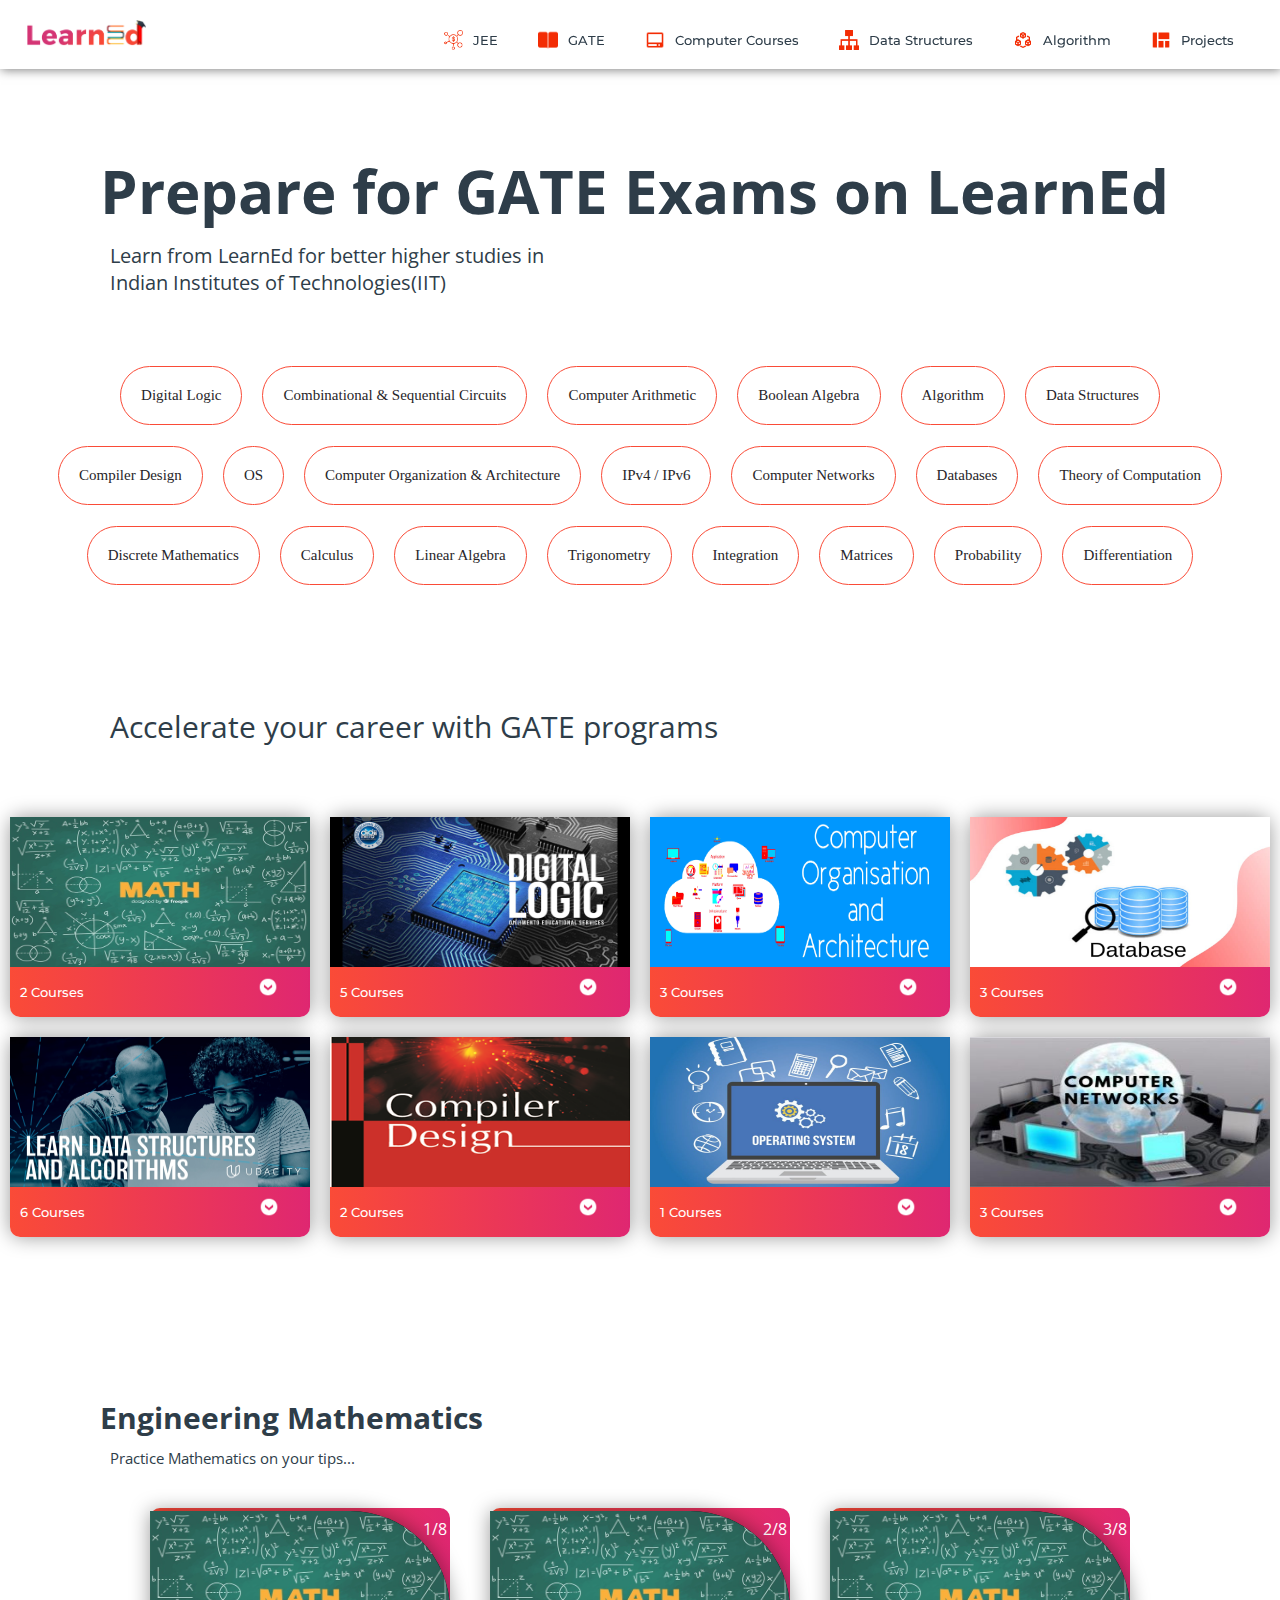
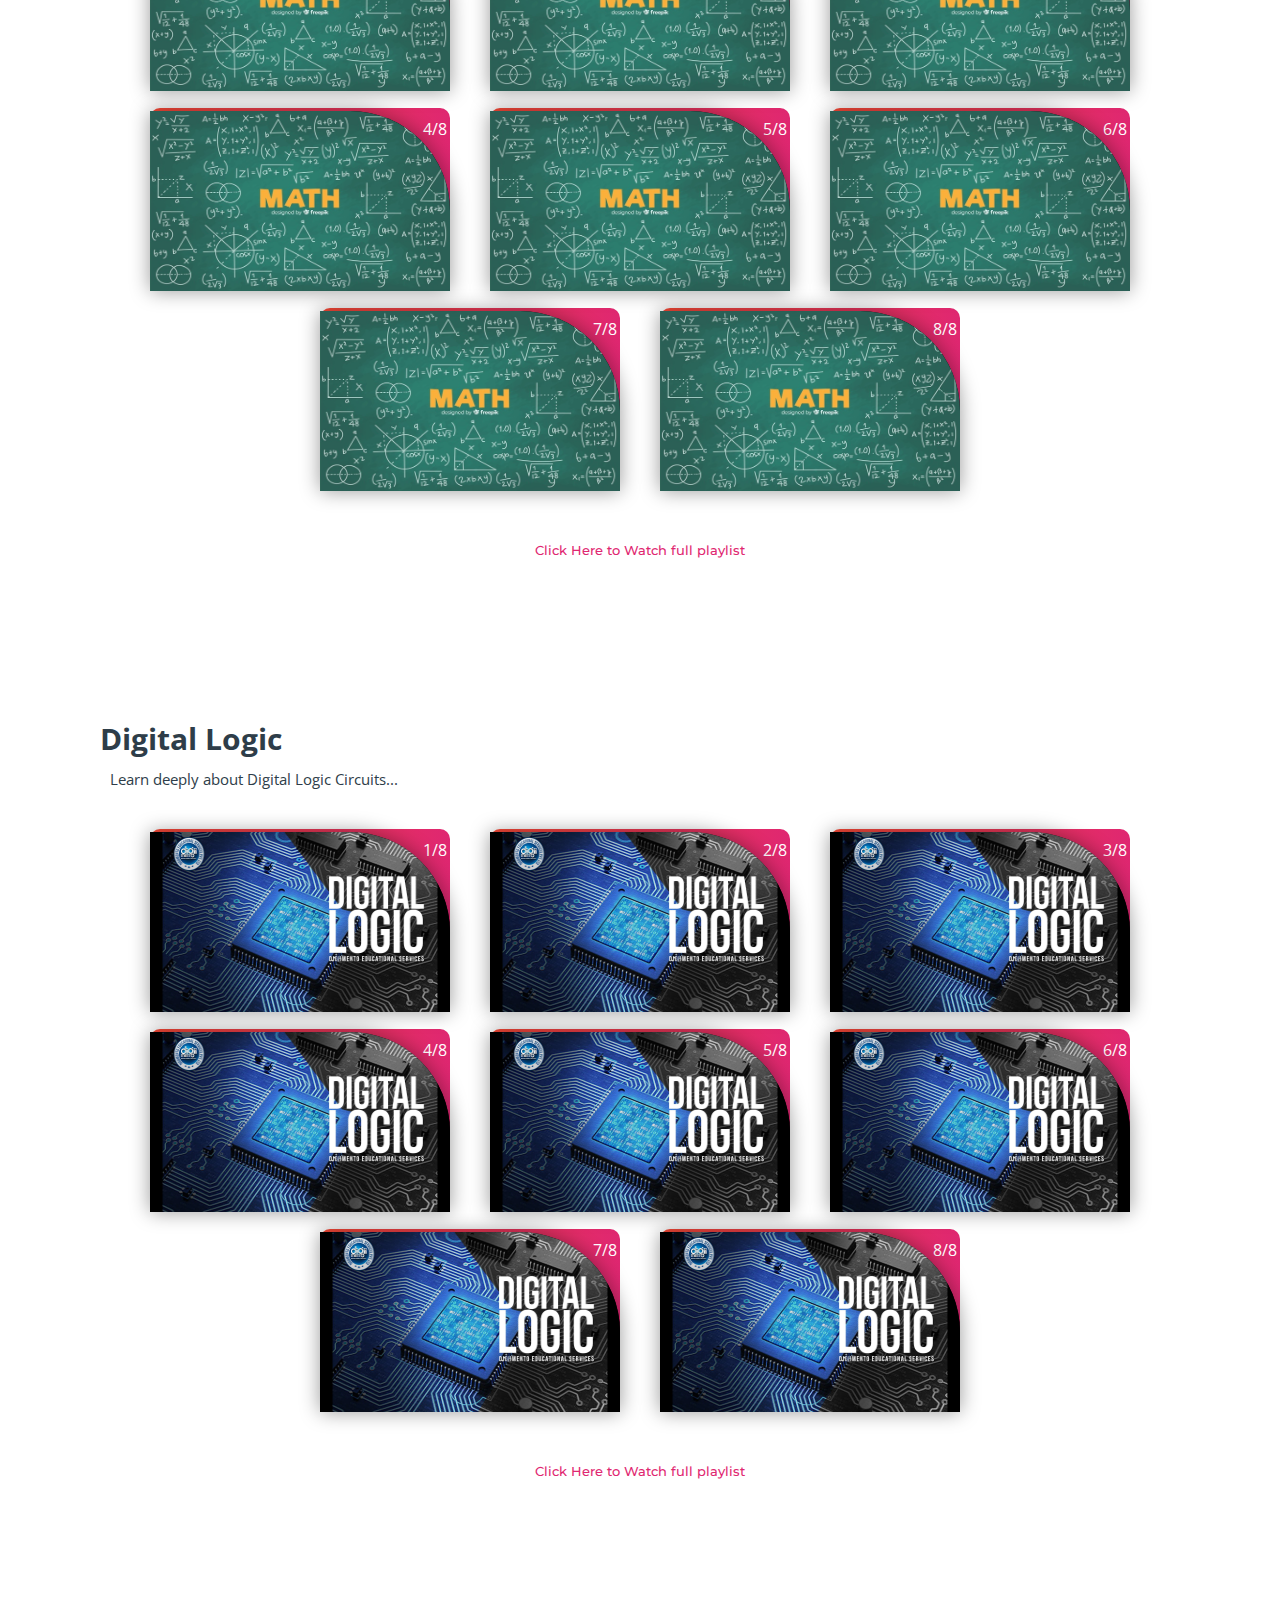
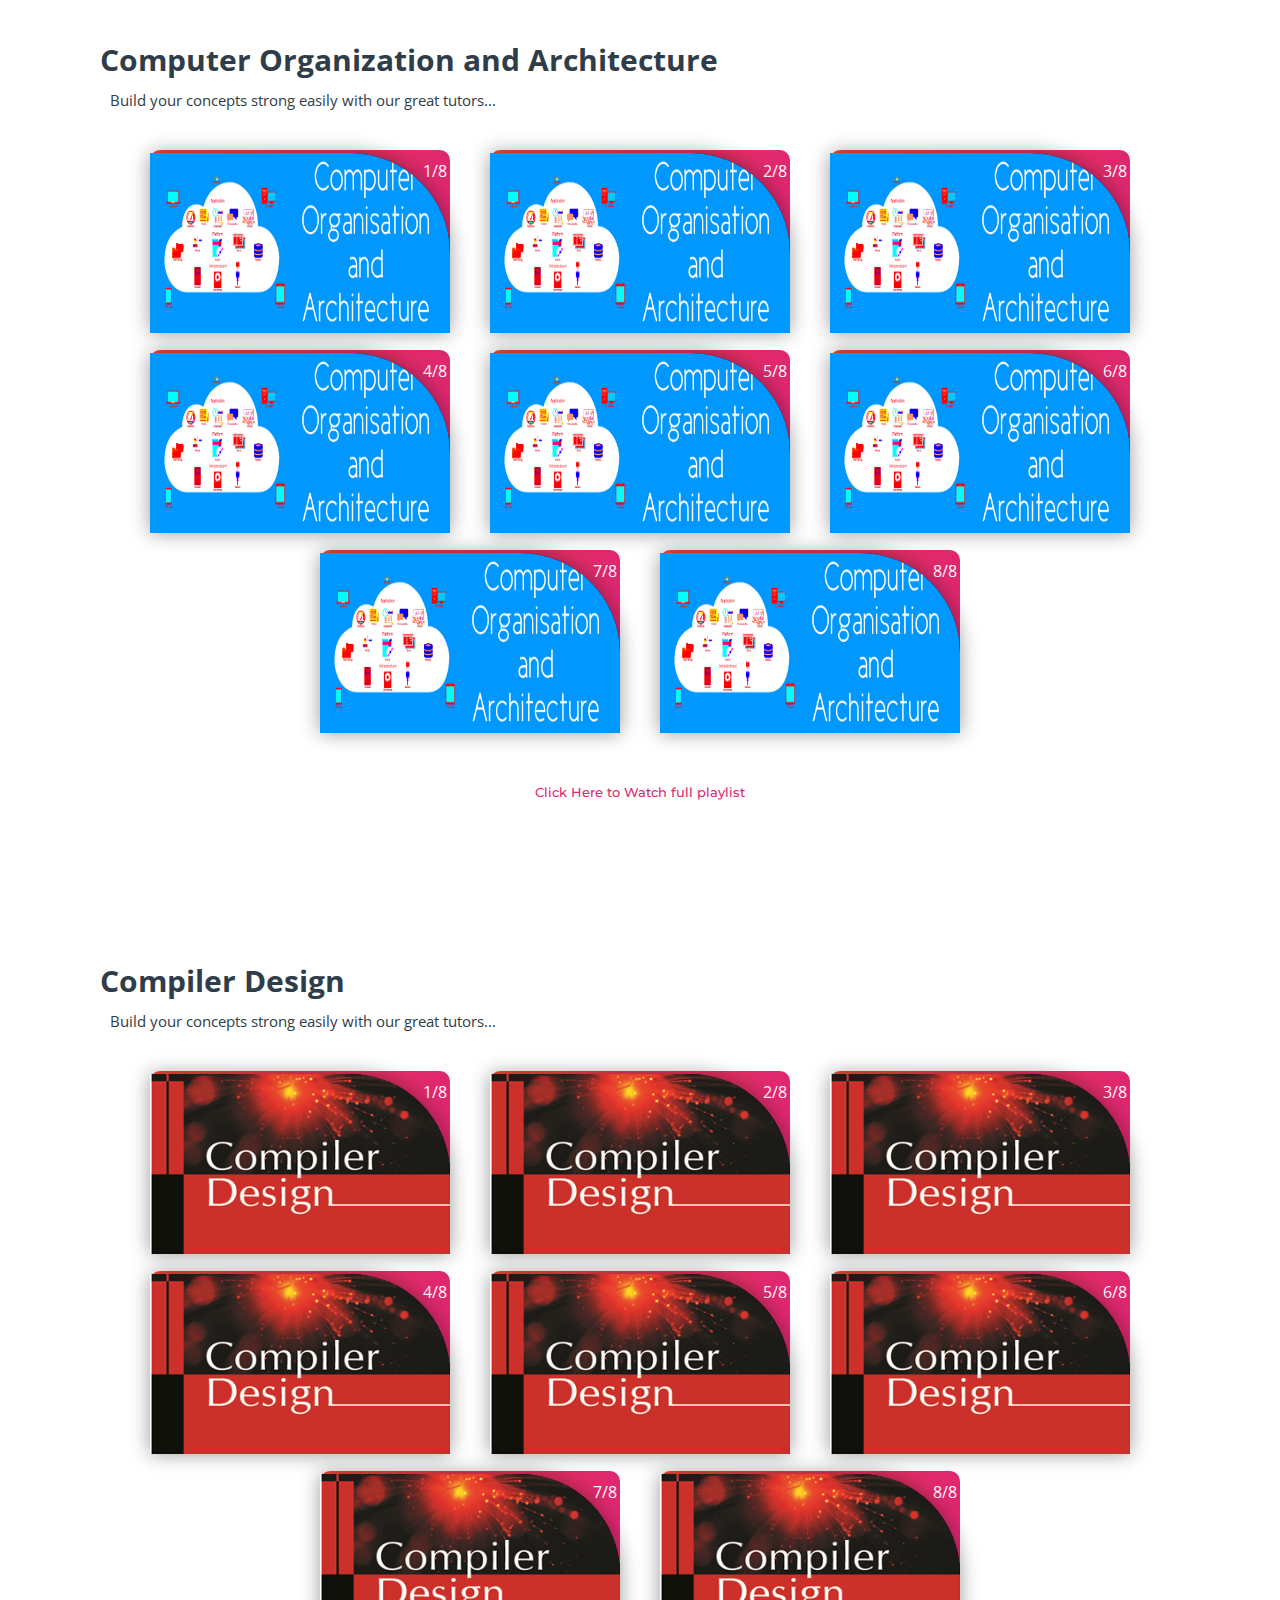
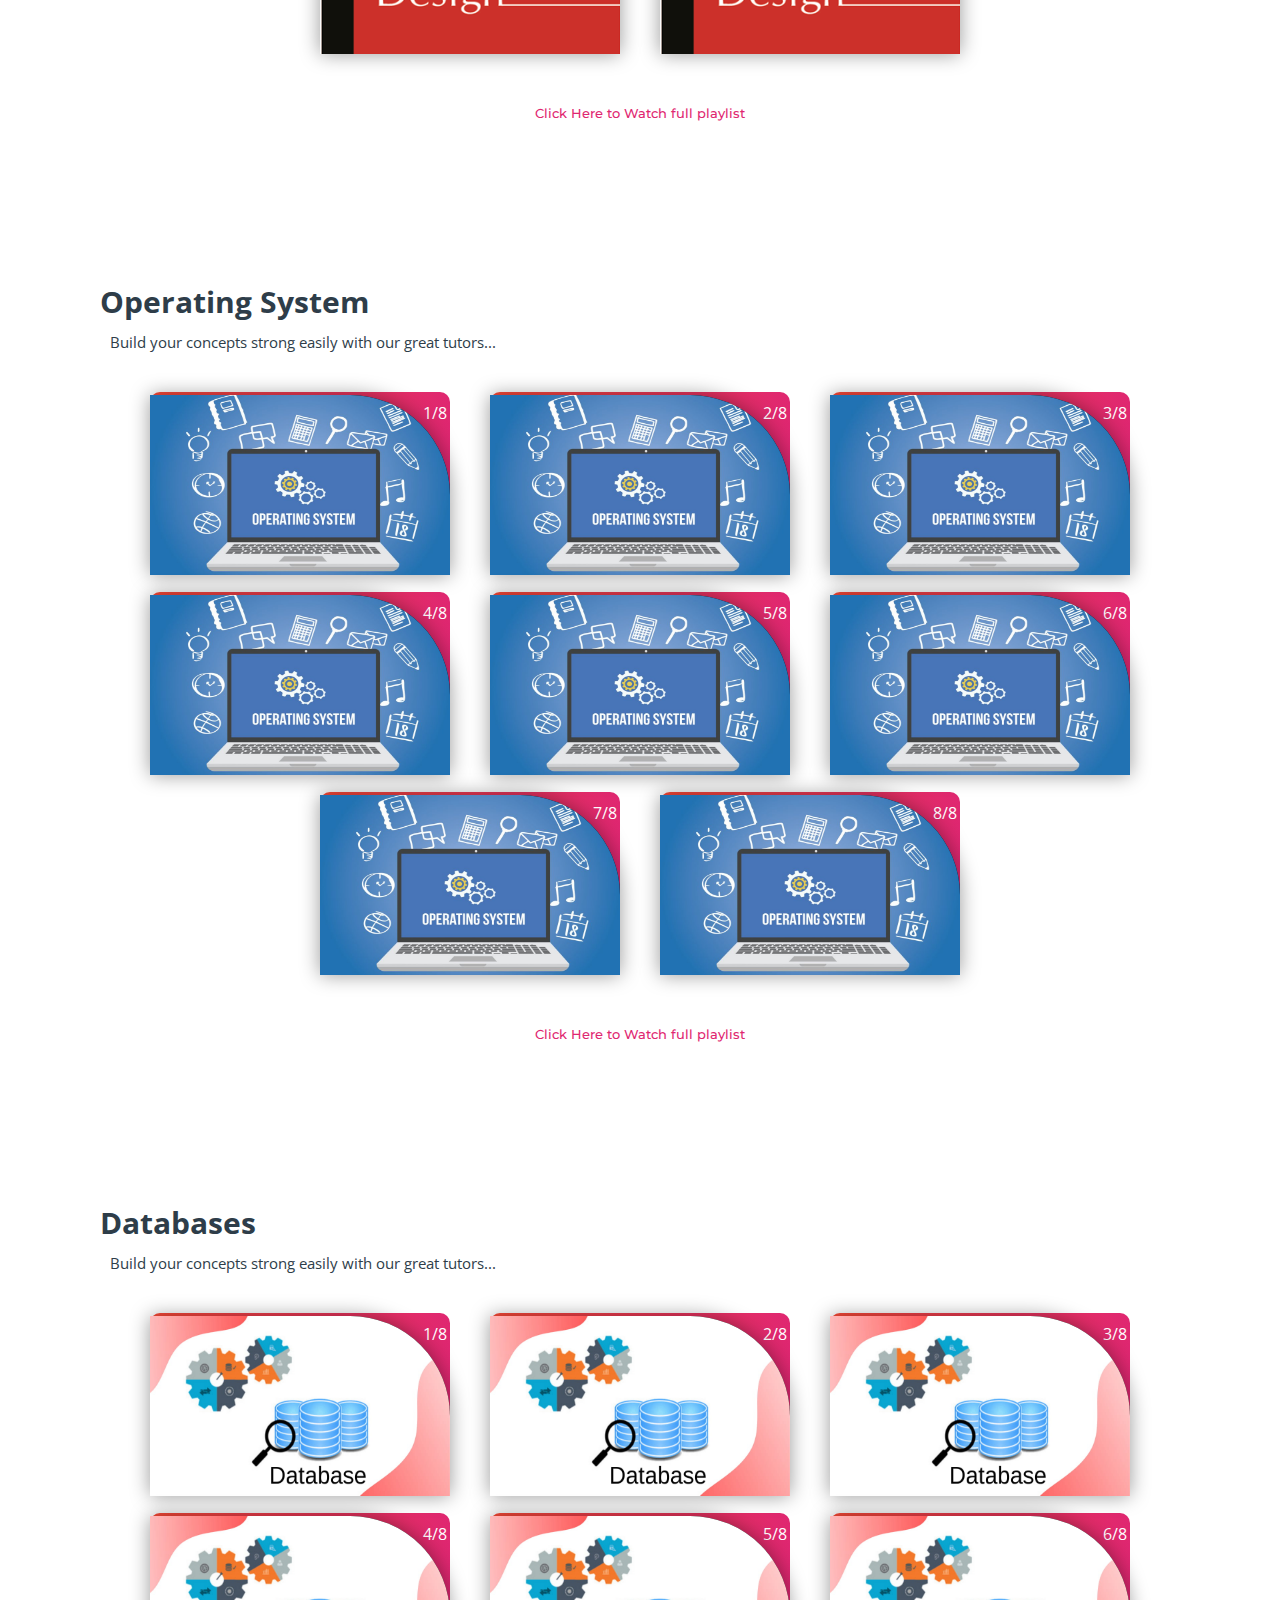
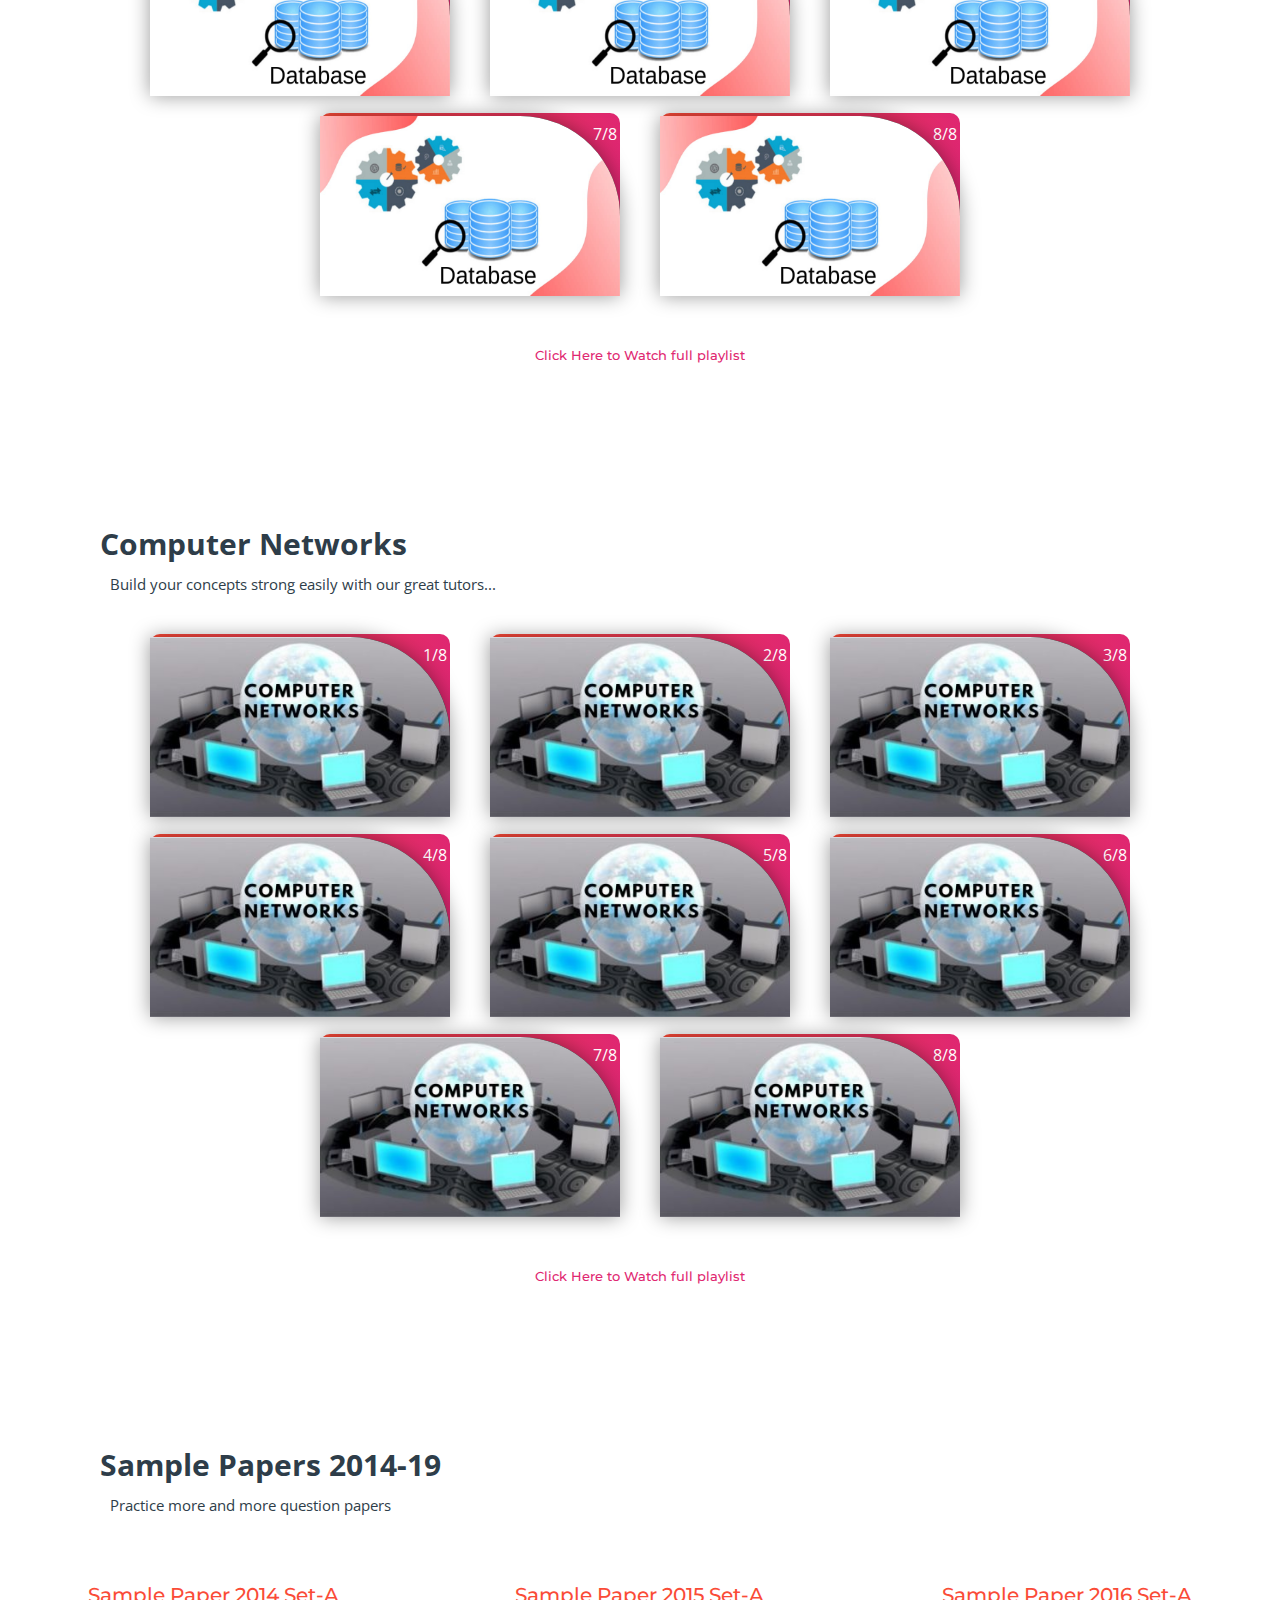
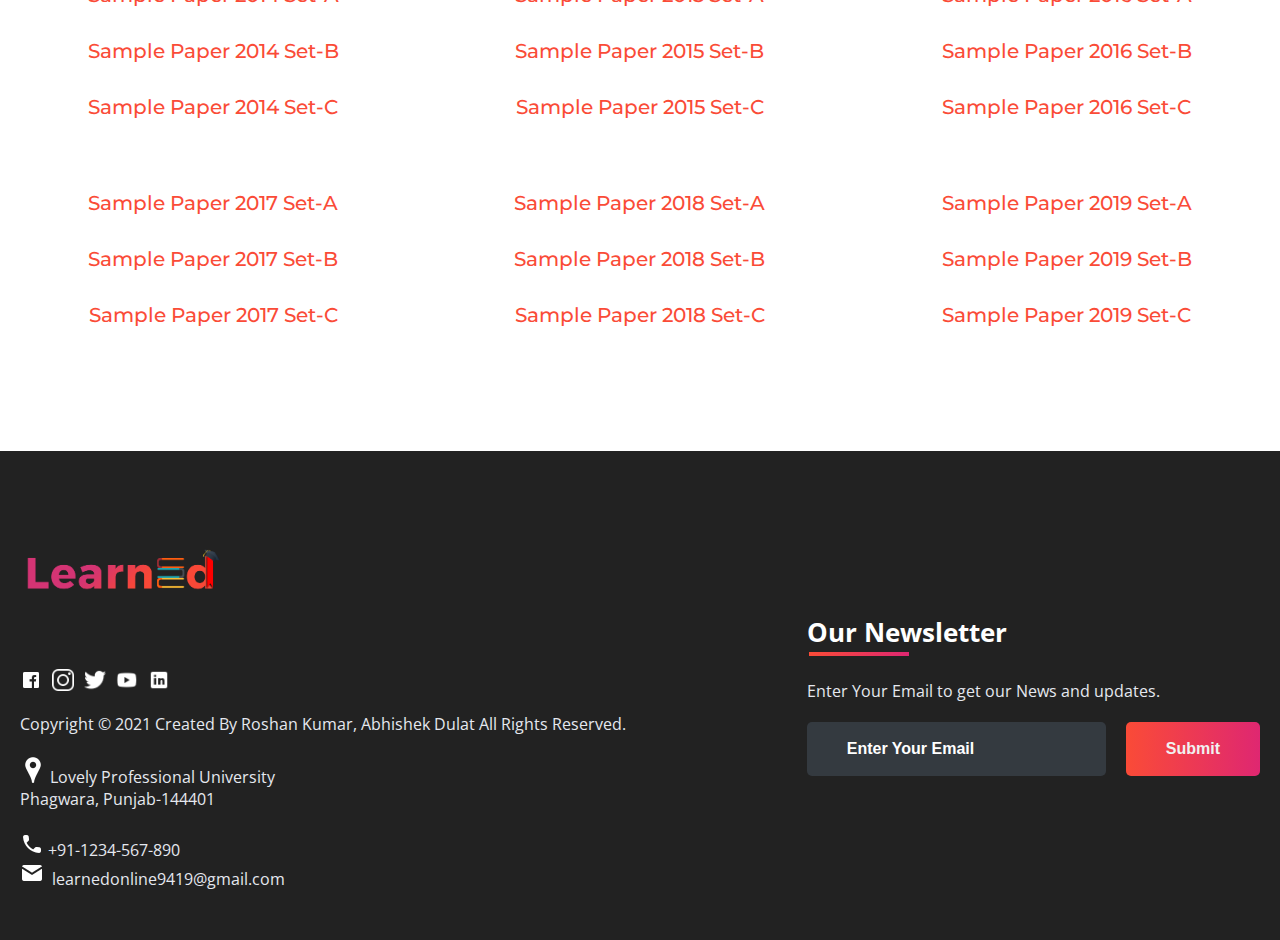
<file: subjects/gate.html>
<!DOCTYPE html>
<html>
<head>
	<link rel="shortcut icon" type="png" href="../images/icon/favicon.png">
	<title>Prepare for GATE on LearnEd</title>
	<link rel="stylesheet" type="text/css" href="subjects.css">
	<script type="text/javascript" src="../script.js"></script>
</head>
<body>

<!-- NAVIGATION -->
	<header>
		<div class="nav" id="nav">
			<div id="learned-logo">
			<a href="../index.html"><img src="../images/icon/logo.png" style="width: 120px;"></a></div>
			<div class="switch-tab" id="switch-tab" onclick="switchTAB()"><img src="../images/icon/menu.png"></div>
			<ul id="list-switch">
				<li><a href="jee.html"><img src="../images/courses/d1.png" class="icon">JEE</a></li>
				<li><a href="#"><img src="../images/courses/paper.png" class="icon">GATE</a></li>
				<li><a href="computer_courses.html"><img src="../images/courses/computer.png" class="icon">Computer Courses</a></li>
				<li><a href="computer_courses.html#data"><img src="../images/courses/data.png" class="icon">Data Structures</a></li>
				<li><a href="computer_courses.html#algo"><img src="../images/courses/algo.png" class="icon">Algorithm</a></li>
				<li><a href="computer_courses.html#projects"><img src="../images/courses/projects.png" class="icon">Projects</a></li>
			</ul>
			<div class="search" id="search-switch">
				<input type="text" placeholder="Search" class="srch"><button id="srchbtn"><img src="../images/icon/search.png"></button>
			</div>
		</div>
	</header>


<!-- Main Title of the Page -->
	<div class="title">
		<span>Prepare for GATE Exams on LearnEd</span>
		<div class="shortdesc">
			<p>Learn from LearnEd for better higher studies in<br> Indian Institutes of Technologies(IIT)</p>
		</div>
	</div>


<!-- Some KeyWords related to topic -->
	<div class="course">
		<div class="cbox">
		<div class="det"><a href="#digital">Digital Logic</a></div>
		<div class="det"><a href="https://en.wikipedia.org/wiki/Sequential_logic" target="_blank">Combinational & Sequential Circuits</a></div>
		<div class="det"><a href="https://en.wikipedia.org/wiki/ALU" target="_blank">Computer Arithmetic</a></div>
		<div class="det"><a href="https://en.wikipedia.org/wiki/Boolean_algebra" target="_blank">Boolean Algebra</a></div>
		<div class="det"><a href="computer_courses.html#algo">Algorithm</a></div>
		<div class="det"><a href="computer_courses.html#data">Data Structures</a></div>
		</div>
		<div class="cbox">
		<div class="det"><a href="#compiler">Compiler Design</a></div>
		<div class="det"><a href="#os">OS</a></div>
		<div class="det"><a href="#coaa">Computer Organization & Architecture</a></div>
		<div class="det"><a href="https://en.wikipedia.org/wiki/IPv4" target="_blank">IPv4 / IPv6</a></div>
		<div class="det"><a href="#cn">Computer Networks</a></div>
		<div class="det"><a href="#database">Databases</a></div>
		<div class="det"><a href="https://en.wikipedia.org/wiki/Theory_of_computation" target="_blank">Theory of Computation</a></div>
		</div>
		<div class="cbox">
		<div class="det"><a href="#math">Discrete Mathematics</a></div>
		<div class="det"><a href="#math">Calculus</a></div>
		<div class="det"><a href="#math">Linear Algebra</a></div>
		<div class="det"><a href="#math">Trigonometry</a></div>
		<div class="det"><a href="#math">Integration</a></div>
		<div class="det"><a href="#math">Matrices</a></div>
		<div class="det"><a href="#math">Probability</a></div>
		<div class="det"><a href="#math">Differentiation</a></div>
		</div>
	</div>


<!-- Courses Available -->
	<div class="inbt">
		Accelerate your career with GATE programs
	</div>

	<div class="ccard">
	<center>
		<div class="ccardbox">
			<div class="dcard">
				<div class="fpart"><img src="../images/courses/math.jpg"></div>
				<a href="#math"><div class="spart">2 Courses <img src="../images/icon/dropdown.png"></div></a>
			</div>
			<div class="dcard">
				<div class="fpart"><img src="../images/courses/digital.jpg"></div>
				<a href="#digital"><div class="spart">5 Courses <img src="../images/icon/dropdown.png"></div></a>
			</div>
			<div class="dcard">
				<div class="fpart"><img src="../images/courses/coaa.jpg"></div>
				<a href="#coaa"><div class="spart">3 Courses <img src="../images/icon/dropdown.png"></div></a>
			</div>
			<div class="dcard">
				<div class="fpart"><img src="../images/courses/database.jpg"></div>
				<a href="#database"><div class="spart">3 Courses <img src="../images/icon/dropdown.png"></div></a>
			</div>
			<div class="dcard">
				<div class="fpart"><img src="../images/courses/data-algo.jpg"></div>
				<a href="computer_courses.html#data"><div class="spart">6 Courses <img src="../images/icon/dropdown.png"></div></a>
			</div>
			<div class="dcard">
				<div class="fpart"><img src="../images/courses/compiler.jpg"></div>
				<a href="#compiler"><div class="spart">2 Courses <img src="../images/icon/dropdown.png"></div></a>
			</div>
			<div class="dcard">
				<div class="fpart"><img src="../images/courses/os.jpg"></div>
				<a href="#os"><div class="spart">1 Courses <img src="../images/icon/dropdown.png"></div></a>
			</div>
			<div class="dcard">
				<div class="fpart"><img src="../images/courses/cn.jpg"></div>
				<a href="#cn"><div class="spart">3 Courses <img src="../images/icon/dropdown.png"></div></a>
			</div>
		</div>
	</center>
	</div>


<!-- Videos on ENGINEERING MATHEMATICS Lectures -->

	<div class="title2" id="math">
		<span>Engineering Mathematics</span>
		<div class="shortdesc2">
			<p>Practice Mathematics on your tips...</p>
		</div>
	</div>
	
	<center>
		<div class="ccardbox2">
			<div class="dcard2"><span class="tag" >1/8</span>
				<div class="fpart2"><img src="../images/courses/math.jpg">
					<iframe src="https://www.youtube.com/embed/xxGyTHWrHZg" frameborder="0" allow="accelerometer; autoplay; encrypted-media; gyroscope; picture-in-picture" allowfullscreen></iframe>
				</div>
			</div>
			<div class="dcard2"><span class="tag" >2/8</span>
				<div class="fpart2"><img src="../images/courses/math.jpg">
					<iframe src="https://www.youtube.com/embed/xxGyTHWrHZg" frameborder="0" allow="accelerometer; autoplay; encrypted-media; gyroscope; picture-in-picture" allowfullscreen></iframe>
				</div>
			</div>
			<div class="dcard2"><span class="tag" >3/8</span>
				<div class="fpart2"><img src="../images/courses/math.jpg">
					<iframe src="https://www.youtube.com/embed/xxGyTHWrHZg" frameborder="0" allow="accelerometer; autoplay; encrypted-media; gyroscope; picture-in-picture" allowfullscreen></iframe>
				</div>
			</div>
			<div class="dcard2"><span class="tag" >4/8</span>
				<div class="fpart2"><img src="../images/courses/math.jpg">
					<iframe src="https://www.youtube.com/embed/xxGyTHWrHZg" frameborder="0" allow="accelerometer; autoplay; encrypted-media; gyroscope; picture-in-picture" allowfullscreen></iframe>
				</div>
			</div>
		
			<div class="dcard2"><span class="tag" >5/8</span>
				<div class="fpart2"><img src="../images/courses/math.jpg">
					<iframe src="https://www.youtube.com/embed/xxGyTHWrHZg" frameborder="0" allow="accelerometer; autoplay; encrypted-media; gyroscope; picture-in-picture" allowfullscreen></iframe>
				</div>
			</div>
			<div class="dcard2"><span class="tag" >6/8</span>
				<div class="fpart2"><img src="../images/courses/math.jpg">
					<iframe src="https://www.youtube.com/embed/xxGyTHWrHZg" frameborder="0" allow="accelerometer; autoplay; encrypted-media; gyroscope; picture-in-picture" allowfullscreen></iframe>
				</div>
			</div>
			<div class="dcard2"><span class="tag" >7/8</span>
				<div class="fpart2"><img src="../images/courses/math.jpg">
					<iframe src="https://www.youtube.com/embed/xxGyTHWrHZg" frameborder="0" allow="accelerometer; autoplay; encrypted-media; gyroscope; picture-in-picture" allowfullscreen></iframe>
				</div>
			</div>
			<div class="dcard2"><span class="tag" >8/8</span>
				<div class="fpart2"><img src="../images/courses/math.jpg">
					<iframe src="https://www.youtube.com/embed/xxGyTHWrHZg" frameborder="0" allow="accelerometer; autoplay; encrypted-media; gyroscope; picture-in-picture" allowfullscreen></iframe>
				</div>
			</div>
		</div>
	</center>
<br><br>
	<div class="click-me">
		<a href="https://www.youtube.com/watch?v=xxGyTHWrHZg" target="_blank">Click Here to Watch full playlist</a>
	</div>



<!-- Videos on DIGITAL LOGIC Lectures -->

	<div class="title2" id="digital">
		<span>Digital Logic</span>
		<div class="shortdesc2">
			<p>Learn deeply about Digital Logic Circuits...</p>
		</div>
	</div>
	<center>
		<div class="ccardbox2">
			<div class="dcard2"><span class="tag" >1/8</span>
				<div class="fpart2"><img src="../images/courses/digital.jpg">
					<iframe src="https://www.youtube.com/embed/-M7oIM8hKSU" frameborder="0" allow="accelerometer; autoplay; encrypted-media; gyroscope; picture-in-picture" allowfullscreen></iframe>
				</div>
			</div>
			<div class="dcard2"><span class="tag" >2/8</span>
				<div class="fpart2"><img src="../images/courses/digital.jpg">
					<iframe src="https://www.youtube.com/embed/-M7oIM8hKSU" frameborder="0" allow="accelerometer; autoplay; encrypted-media; gyroscope; picture-in-picture" allowfullscreen></iframe>
				</div>
			</div>
			<div class="dcard2"><span class="tag" >3/8</span>
				<div class="fpart2"><img src="../images/courses/digital.jpg">
					<iframe src="https://www.youtube.com/embed/-M7oIM8hKSU" frameborder="0" allow="accelerometer; autoplay; encrypted-media; gyroscope; picture-in-picture" allowfullscreen></iframe>
				</div>
			</div>
			<div class="dcard2"><span class="tag" >4/8</span>
				<div class="fpart2"><img src="../images/courses/digital.jpg">
					<iframe src="https://www.youtube.com/embed/-M7oIM8hKSU" frameborder="0" allow="accelerometer; autoplay; encrypted-media; gyroscope; picture-in-picture" allowfullscreen></iframe>
				</div>
			</div>
		
			<div class="dcard2"><span class="tag" >5/8</span>
				<div class="fpart2"><img src="../images/courses/digital.jpg">
					<iframe src="https://www.youtube.com/embed/-M7oIM8hKSU" frameborder="0" allow="accelerometer; autoplay; encrypted-media; gyroscope; picture-in-picture" allowfullscreen></iframe>
				</div>
			</div>
			<div class="dcard2"><span class="tag" >6/8</span>
				<div class="fpart2"><img src="../images/courses/digital.jpg">
					<iframe src="https://www.youtube.com/embed/-M7oIM8hKSU" frameborder="0" allow="accelerometer; autoplay; encrypted-media; gyroscope; picture-in-picture" allowfullscreen></iframe>
				</div>
			</div>
			<div class="dcard2"><span class="tag" >7/8</span>
				<div class="fpart2"><img src="../images/courses/digital.jpg">
					<iframe src="https://www.youtube.com/embed/-M7oIM8hKSU" frameborder="0" allow="accelerometer; autoplay; encrypted-media; gyroscope; picture-in-picture" allowfullscreen></iframe>
				</div>
			</div>
			<div class="dcard2"><span class="tag" >8/8</span>
				<div class="fpart2"><img src="../images/courses/digital.jpg">
					<iframe src="https://www.youtube.com/embed/-M7oIM8hKSU" frameborder="0" allow="accelerometer; autoplay; encrypted-media; gyroscope; picture-in-picture" allowfullscreen></iframe>
				</div>
			</div>
		</div>
	</center>
<br><br>
	<div class="click-me">
		<a href="https://youtu.be/-M7oIM8hKSU" target="_blank">Click Here to Watch full playlist</a>
	</div>



<!-- Videos on COMPUTER ORGANIZATION and ARCHITECTURE Lectures -->

	<div class="title2" id="coaa">
		<span>Computer Organization and Architecture</span>
		<div class="shortdesc2">
			<p>Build your concepts strong easily with our great tutors...</p>
		</div>
	</div>
	<center>
		<div class="ccardbox2">
			<div class="dcard2"><span class="tag" >1/8</span>
				<div class="fpart2"><img src="../images/courses/coaa.jpg">
					<iframe src="https://www.youtube.com/embed/q6oiRtKTpX4" frameborder="0" allow="accelerometer; autoplay; encrypted-media; gyroscope; picture-in-picture" allowfullscreen></iframe>
				</div>
			</div>
			<div class="dcard2"><span class="tag" >2/8</span>
				<div class="fpart2"><img src="../images/courses/coaa.jpg">
					<iframe src="https://www.youtube.com/embed/q6oiRtKTpX4" frameborder="0" allow="accelerometer; autoplay; encrypted-media; gyroscope; picture-in-picture" allowfullscreen></iframe>
				</div>
			</div>
			<div class="dcard2"><span class="tag" >3/8</span>
				<div class="fpart2"><img src="../images/courses/coaa.jpg">
					<iframe src="https://www.youtube.com/embed/q6oiRtKTpX4" frameborder="0" allow="accelerometer; autoplay; encrypted-media; gyroscope; picture-in-picture" allowfullscreen></iframe>
				</div>
			</div>
			<div class="dcard2"><span class="tag" >4/8</span>
				<div class="fpart2"><img src="../images/courses/coaa.jpg">
					<iframe src="https://www.youtube.com/embed/q6oiRtKTpX4" frameborder="0" allow="accelerometer; autoplay; encrypted-media; gyroscope; picture-in-picture" allowfullscreen></iframe>
				</div>
			</div>
		
			<div class="dcard2"><span class="tag" >5/8</span>
				<div class="fpart2"><img src="../images/courses/coaa.jpg">
					<iframe src="https://www.youtube.com/embed/q6oiRtKTpX4" frameborder="0" allow="accelerometer; autoplay; encrypted-media; gyroscope; picture-in-picture" allowfullscreen></iframe>
				</div>
			</div>
			<div class="dcard2"><span class="tag" >6/8</span>
				<div class="fpart2"><img src="../images/courses/coaa.jpg">
					<iframe src="https://www.youtube.com/embed/q6oiRtKTpX4" frameborder="0" allow="accelerometer; autoplay; encrypted-media; gyroscope; picture-in-picture" allowfullscreen></iframe>
				</div>
			</div>
			<div class="dcard2"><span class="tag" >7/8</span>
				<div class="fpart2"><img src="../images/courses/coaa.jpg">
					<iframe src="https://www.youtube.com/embed/q6oiRtKTpX4" frameborder="0" allow="accelerometer; autoplay; encrypted-media; gyroscope; picture-in-picture" allowfullscreen></iframe>
				</div>
			</div>
			<div class="dcard2"><span class="tag" >8/8</span>
				<div class="fpart2"><img src="../images/courses/coaa.jpg">
					<iframe src="https://www.youtube.com/embed/q6oiRtKTpX4" frameborder="0" allow="accelerometer; autoplay; encrypted-media; gyroscope; picture-in-picture" allowfullscreen></iframe>
				</div>
			</div>
		</div>
	</center>
<br><br>
	<div class="click-me">
		<a href="https://youtu.be/q6oiRtKTpX4" target="_blank">Click Here to Watch full playlist</a>
	</div>



<!-- Videos on COMPILER Lectures -->

	<div class="title2" id="compiler">
		<span>Compiler Design</span>
		<div class="shortdesc2">
			<p>Build your concepts strong easily with our great tutors...</p>
		</div>
	</div>
	<center>
		<div class="ccardbox2">
			<div class="dcard2"><span class="tag" >1/8</span>
				<div class="fpart2"><img src="../images/courses/compiler.jpg">
					<iframe src="https://www.youtube.com/embed/yNZIhF6pxjM" frameborder="0" allow="accelerometer; autoplay; encrypted-media; gyroscope; picture-in-picture" allowfullscreen></iframe>
				</div>
			</div>
			<div class="dcard2"><span class="tag" >2/8</span>
				<div class="fpart2"><img src="../images/courses/compiler.jpg">
					<iframe src="https://www.youtube.com/embed/yNZIhF6pxjM" frameborder="0" allow="accelerometer; autoplay; encrypted-media; gyroscope; picture-in-picture" allowfullscreen></iframe>
				</div>
			</div>
			<div class="dcard2"><span class="tag" >3/8</span>
				<div class="fpart2"><img src="../images/courses/compiler.jpg">
					<iframe src="https://www.youtube.com/embed/yNZIhF6pxjM" frameborder="0" allow="accelerometer; autoplay; encrypted-media; gyroscope; picture-in-picture" allowfullscreen></iframe>
				</div>
			</div>
			<div class="dcard2"><span class="tag" >4/8</span>
				<div class="fpart2"><img src="../images/courses/compiler.jpg">
					<iframe src="https://www.youtube.com/embed/yNZIhF6pxjM" frameborder="0" allow="accelerometer; autoplay; encrypted-media; gyroscope; picture-in-picture" allowfullscreen></iframe>
				</div>
			</div>
		
			<div class="dcard2"><span class="tag" >5/8</span>
				<div class="fpart2"><img src="../images/courses/compiler.jpg">
					<iframe src="https://www.youtube.com/embed/yNZIhF6pxjM" frameborder="0" allow="accelerometer; autoplay; encrypted-media; gyroscope; picture-in-picture" allowfullscreen></iframe>
				</div>
			</div>
			<div class="dcard2"><span class="tag" >6/8</span>
				<div class="fpart2"><img src="../images/courses/compiler.jpg">
					<iframe src="https://www.youtube.com/embed/yNZIhF6pxjM" frameborder="0" allow="accelerometer; autoplay; encrypted-media; gyroscope; picture-in-picture" allowfullscreen></iframe>
				</div>
			</div>
			<div class="dcard2"><span class="tag" >7/8</span>
				<div class="fpart2"><img src="../images/courses/compiler.jpg">
					<iframe src="https://www.youtube.com/embed/yNZIhF6pxjM" frameborder="0" allow="accelerometer; autoplay; encrypted-media; gyroscope; picture-in-picture" allowfullscreen></iframe>
				</div>
			</div>
			<div class="dcard2"><span class="tag" >8/8</span>
				<div class="fpart2"><img src="../images/courses/compiler.jpg">
					<iframe src="https://www.youtube.com/embed/yNZIhF6pxjM" frameborder="0" allow="accelerometer; autoplay; encrypted-media; gyroscope; picture-in-picture" allowfullscreen></iframe>
				</div>
			</div>
		</div>
	</center>
<br><br>
	<div class="click-me">
		<a href="https://youtu.be/yNZIhF6pxjM" target="_blank">Click Here to Watch full playlist</a>
	</div>



<!-- Videos on OPERATING SYSTEM Lectures -->


<div class="title2" id="os">
		<span>Operating System</span>
		<div class="shortdesc2">
			<p>Build your concepts strong easily with our great tutors...</p>
		</div>
	</div>
	<center>
		<div class="ccardbox2">
			<div class="dcard2"><span class="tag" >1/8</span>
				<div class="fpart2"><img src="../images/courses/os.jpg">
					<iframe src="https://www.youtube.com/embed/vBURTt97EkA" frameborder="0" allow="accelerometer; autoplay; encrypted-media; gyroscope; picture-in-picture" allowfullscreen></iframe>
				</div>
			</div>
			<div class="dcard2"><span class="tag" >2/8</span>
				<div class="fpart2"><img src="../images/courses/os.jpg">
					<iframe src="https://www.youtube.com/embed/vBURTt97EkA" frameborder="0" allow="accelerometer; autoplay; encrypted-media; gyroscope; picture-in-picture" allowfullscreen></iframe>
				</div>
			</div>
			<div class="dcard2"><span class="tag" >3/8</span>
				<div class="fpart2"><img src="../images/courses/os.jpg">
					<iframe src="https://www.youtube.com/embed/vBURTt97EkA" frameborder="0" allow="accelerometer; autoplay; encrypted-media; gyroscope; picture-in-picture" allowfullscreen></iframe>
				</div>
			</div>
			<div class="dcard2"><span class="tag" >4/8</span>
				<div class="fpart2"><img src="../images/courses/os.jpg">
					<iframe src="https://www.youtube.com/embed/vBURTt97EkA" frameborder="0" allow="accelerometer; autoplay; encrypted-media; gyroscope; picture-in-picture" allowfullscreen></iframe>
				</div>
			</div>
		
			<div class="dcard2"><span class="tag" >5/8</span>
				<div class="fpart2"><img src="../images/courses/os.jpg">
					<iframe src="https://www.youtube.com/embed/vBURTt97EkA" frameborder="0" allow="accelerometer; autoplay; encrypted-media; gyroscope; picture-in-picture" allowfullscreen></iframe>
				</div>
			</div>
			<div class="dcard2"><span class="tag" >6/8</span>
				<div class="fpart2"><img src="../images/courses/os.jpg">
					<iframe src="https://www.youtube.com/embed/vBURTt97EkA" frameborder="0" allow="accelerometer; autoplay; encrypted-media; gyroscope; picture-in-picture" allowfullscreen></iframe>
				</div>
			</div>
			<div class="dcard2"><span class="tag" >7/8</span>
				<div class="fpart2"><img src="../images/courses/os.jpg">
					<iframe src="https://www.youtube.com/embed/vBURTt97EkA" frameborder="0" allow="accelerometer; autoplay; encrypted-media; gyroscope; picture-in-picture" allowfullscreen></iframe>
				</div>
			</div>
			<div class="dcard2"><span class="tag" >8/8</span>
				<div class="fpart2"><img src="../images/courses/os.jpg">
					<iframe src="https://www.youtube.com/embed/vBURTt97EkA" frameborder="0" allow="accelerometer; autoplay; encrypted-media; gyroscope; picture-in-picture" allowfullscreen></iframe>
				</div>
			</div>
		</div>
	</center>

<br><br>
	<div class="click-me">
		<a href="https://youtu.be/vBURTt97EkA" target="_blank">Click Here to Watch full playlist</a>
	</div>


<!-- Videos on DATABASE Lectures -->

<div class="title2" id="database">
		<span>Databases</span>
		<div class="shortdesc2">
			<p>Build your concepts strong easily with our great tutors...</p>
		</div>
	</div>
	<center>
		<div class="ccardbox2">
			<div class="dcard2"><span class="tag" >1/8</span>
				<div class="fpart2"><img src="../images/courses/database.jpg">
					<iframe src="https://www.youtube.com/embed/wR0jg0eQsZA" frameborder="0" allow="accelerometer; autoplay; encrypted-media; gyroscope; picture-in-picture" allowfullscreen></iframe>
				</div>
			</div>
			<div class="dcard2"><span class="tag" >2/8</span>
				<div class="fpart2"><img src="../images/courses/database.jpg">
					<iframe src="https://www.youtube.com/embed/wR0jg0eQsZA" frameborder="0" allow="accelerometer; autoplay; encrypted-media; gyroscope; picture-in-picture" allowfullscreen></iframe>
				</div>
			</div>
			<div class="dcard2"><span class="tag" >3/8</span>
				<div class="fpart2"><img src="../images/courses/database.jpg">
					<iframe src="https://www.youtube.com/embed/wR0jg0eQsZA" frameborder="0" allow="accelerometer; autoplay; encrypted-media; gyroscope; picture-in-picture" allowfullscreen></iframe>
				</div>
			</div>
			<div class="dcard2"><span class="tag" >4/8</span>
				<div class="fpart2"><img src="../images/courses/database.jpg">
					<iframe src="https://www.youtube.com/embed/wR0jg0eQsZA" frameborder="0" allow="accelerometer; autoplay; encrypted-media; gyroscope; picture-in-picture" allowfullscreen></iframe>
				</div>
			</div>
		
			<div class="dcard2"><span class="tag" >5/8</span>
				<div class="fpart2"><img src="../images/courses/database.jpg">
					<iframe src="https://www.youtube.com/embed/wR0jg0eQsZA" frameborder="0" allow="accelerometer; autoplay; encrypted-media; gyroscope; picture-in-picture" allowfullscreen></iframe>
				</div>
			</div>
			<div class="dcard2"><span class="tag" >6/8</span>
				<div class="fpart2"><img src="../images/courses/database.jpg">
					<iframe src="https://www.youtube.com/embed/wR0jg0eQsZA" frameborder="0" allow="accelerometer; autoplay; encrypted-media; gyroscope; picture-in-picture" allowfullscreen></iframe>
				</div>
			</div>
			<div class="dcard2"><span class="tag" >7/8</span>
				<div class="fpart2"><img src="../images/courses/database.jpg">
					<iframe src="https://www.youtube.com/embed/wR0jg0eQsZA" frameborder="0" allow="accelerometer; autoplay; encrypted-media; gyroscope; picture-in-picture" allowfullscreen></iframe>
				</div>
			</div>
			<div class="dcard2"><span class="tag" >8/8</span>
				<div class="fpart2"><img src="../images/courses/database.jpg">
					<iframe src="https://www.youtube.com/embed/wR0jg0eQsZA" frameborder="0" allow="accelerometer; autoplay; encrypted-media; gyroscope; picture-in-picture" allowfullscreen></iframe>
				</div>
			</div>
		</div>
	</center>
<br><br>
	<div class="click-me">
		<a href="https://youtu.be/wR0jg0eQsZA" target="_blank">Click Here to Watch full playlist</a>
	</div>



<!-- Videos on COMPUTER NETWORKS Lectures -->

<div class="title2" id="cn">
		<span>Computer Networks</span>
		<div class="shortdesc2">
			<p>Build your concepts strong easily with our great tutors...</p>
		</div>
	</div>
	<center>
		<div class="ccardbox2">
			<div class="dcard2"><span class="tag" >1/8</span>
				<div class="fpart2"><img src="../images/courses/cn.jpg">
					<iframe src="https://www.youtube.com/embed/qiQR5rTSshw" frameborder="0" allow="accelerometer; autoplay; encrypted-media; gyroscope; picture-in-picture" allowfullscreen></iframe>
				</div>
			</div>
			<div class="dcard2"><span class="tag" >2/8</span>
				<div class="fpart2"><img src="../images/courses/cn.jpg">
					<iframe src="https://www.youtube.com/embed/qiQR5rTSshw" frameborder="0" allow="accelerometer; autoplay; encrypted-media; gyroscope; picture-in-picture" allowfullscreen></iframe>
				</div>
			</div>
			<div class="dcard2"><span class="tag" >3/8</span>
				<div class="fpart2"><img src="../images/courses/cn.jpg">
					<iframe src="https://www.youtube.com/embed/qiQR5rTSshw" frameborder="0" allow="accelerometer; autoplay; encrypted-media; gyroscope; picture-in-picture" allowfullscreen></iframe>
				</div>
			</div>
			<div class="dcard2"><span class="tag" >4/8</span>
				<div class="fpart2"><img src="../images/courses/cn.jpg">
					<iframe src="https://www.youtube.com/embed/qiQR5rTSshw" frameborder="0" allow="accelerometer; autoplay; encrypted-media; gyroscope; picture-in-picture" allowfullscreen></iframe>
				</div>
			</div>
		
			<div class="dcard2"><span class="tag" >5/8</span>
				<div class="fpart2"><img src="../images/courses/cn.jpg">
					<iframe src="https://www.youtube.com/embed/qiQR5rTSshw" frameborder="0" allow="accelerometer; autoplay; encrypted-media; gyroscope; picture-in-picture" allowfullscreen></iframe>
				</div>
			</div>
			<div class="dcard2"><span class="tag" >6/8</span>
				<div class="fpart2"><img src="../images/courses/cn.jpg">
					<iframe src="https://www.youtube.com/embed/qiQR5rTSshw" frameborder="0" allow="accelerometer; autoplay; encrypted-media; gyroscope; picture-in-picture" allowfullscreen></iframe>
				</div>
			</div>
			<div class="dcard2"><span class="tag" >7/8</span>
				<div class="fpart2"><img src="../images/courses/cn.jpg">
					<iframe src="https://www.youtube.com/embed/qiQR5rTSshw" frameborder="0" allow="accelerometer; autoplay; encrypted-media; gyroscope; picture-in-picture" allowfullscreen></iframe>
				</div>
			</div>
			<div class="dcard2"><span class="tag" >8/8</span>
				<div class="fpart2"><img src="../images/courses/cn.jpg">
					<iframe src="https://www.youtube.com/embed/qiQR5rTSshw" frameborder="0" allow="accelerometer; autoplay; encrypted-media; gyroscope; picture-in-picture" allowfullscreen></iframe>
				</div>
			</div>
		</div>
	</center>

<br><br>
	<div class="click-me">
		<a href="https://youtu.be/qiQR5rTSshw" target="_blank">Click Here to Watch full playlist</a>
	</div>

	

<!-- Links for SAMPLE PAPERS of JEE MAINS & ADVANCED -->

	<div class="title2" id="sample_papers">
		<span>Sample Papers 2014-19</span>
		<div class="shortdesc2">
			<p>Practice more and more question papers</p>
		</div>
	</div>

	<div class="sample">
		<ul>
			<li><a href="../samplePapers/p1.pdf" target="_blank">Sample Paper 2014 Set-A</a></li>
			<li><a href="../samplePapers/p1.pdf" target="_blank">Sample Paper 2014 Set-B</a></li>
			<li><a href="../samplePapers/p1.pdf" target="_blank">Sample Paper 2014 Set-C</a></li>
		</ul>
		<ul>
			<li><a href="../samplePapers/p1.pdf" target="_blank">Sample Paper 2015 Set-A</a></li>
			<li><a href="../samplePapers/p1.pdf" target="_blank">Sample Paper 2015 Set-B</a></li>
			<li><a href="../samplePapers/p1.pdf" target="_blank">Sample Paper 2015 Set-C</a></li>
		</ul>
		<ul>
			<li><a href="../samplePapers/p1.pdf" target="_blank">Sample Paper 2016 Set-A</a></li>
			<li><a href="../samplePapers/p1.pdf" target="_blank">Sample Paper 2016 Set-B</a></li>
			<li><a href="../samplePapers/p1.pdf" target="_blank">Sample Paper 2016 Set-C</a></li>
		</ul>
	</div>
	<div class="sample lastSample">
		<ul>
			<li><a href="../samplePapers/p1.pdf" target="_blank">Sample Paper 2017 Set-A</a></li>
			<li><a href="../samplePapers/p1.pdf" target="_blank">Sample Paper 2017 Set-B</a></li>
			<li><a href="../samplePapers/p1.pdf" target="_blank">Sample Paper 2017 Set-C</a></li>
		</ul>
		<ul>
			<li><a href="../samplePapers/p1.pdf" target="_blank">Sample Paper 2018 Set-A</a></li>
			<li><a href="../samplePapers/p1.pdf" target="_blank">Sample Paper 2018 Set-B</a></li>
			<li><a href="../samplePapers/p1.pdf" target="_blank">Sample Paper 2018 Set-C</a></li>
		</ul>
		<ul>
			<li><a href="../samplePapers/p1.pdf" target="_blank">Sample Paper 2019 Set-A</a></li>
			<li><a href="../samplePapers/p1.pdf" target="_blank">Sample Paper 2019 Set-B</a></li>
			<li><a href="../samplePapers/p1.pdf" target="_blank">Sample Paper 2019 Set-C</a></li>
		</ul>
	</div>


<!-- FOOTER -->
<footer>
	<div class="footer-container">
		<div class="left-col">
			<img src="../images/icon/logo - Copy.png" style="width: 200px;">
			<div class="logo"></div>
			<div class="social-media">
				<a href="#"><img src="../images/icon\fb.png"></a>
				<a href="#"><img src="../images/icon\insta.png"></a>
				<a href="#"><img src="../images/icon\tt.png"></a>
				<a href="#"><img src="../images/icon\ytube.png"></a>
				<a href="#"><img src="../images/icon\linkedin.png"></a>
			</div><br><br>
			<p class="rights-text">Copyright © 2021 Created By Roshan Kumar, Abhishek Dulat All Rights Reserved.</p>
			<br><p><img src="../images/icon/location.png"> Lovely Professional University<br>Phagwara, Punjab-144401</p><br>
			<p><img src="../images/icon/phone.png"> +91-1234-567-890<br><img src="../images/icon/mail.png">&nbsp; learnedonline9419@gmail.com</p>
		</div>
		<div class="right-col">
			<h1 style="color: #fff">Our Newsletter</h1>
			<div class="border"></div><br>
			<p>Enter Your Email to get our News and updates.</p>
			<form class="newsletter-form">
				<input class="txtb" type="email" placeholder="Enter Your Email">
				<input class="btn" type="submit" value="Submit">
			</form>
		</div>
	</div>
</footer>

</body>
</html>
</file>
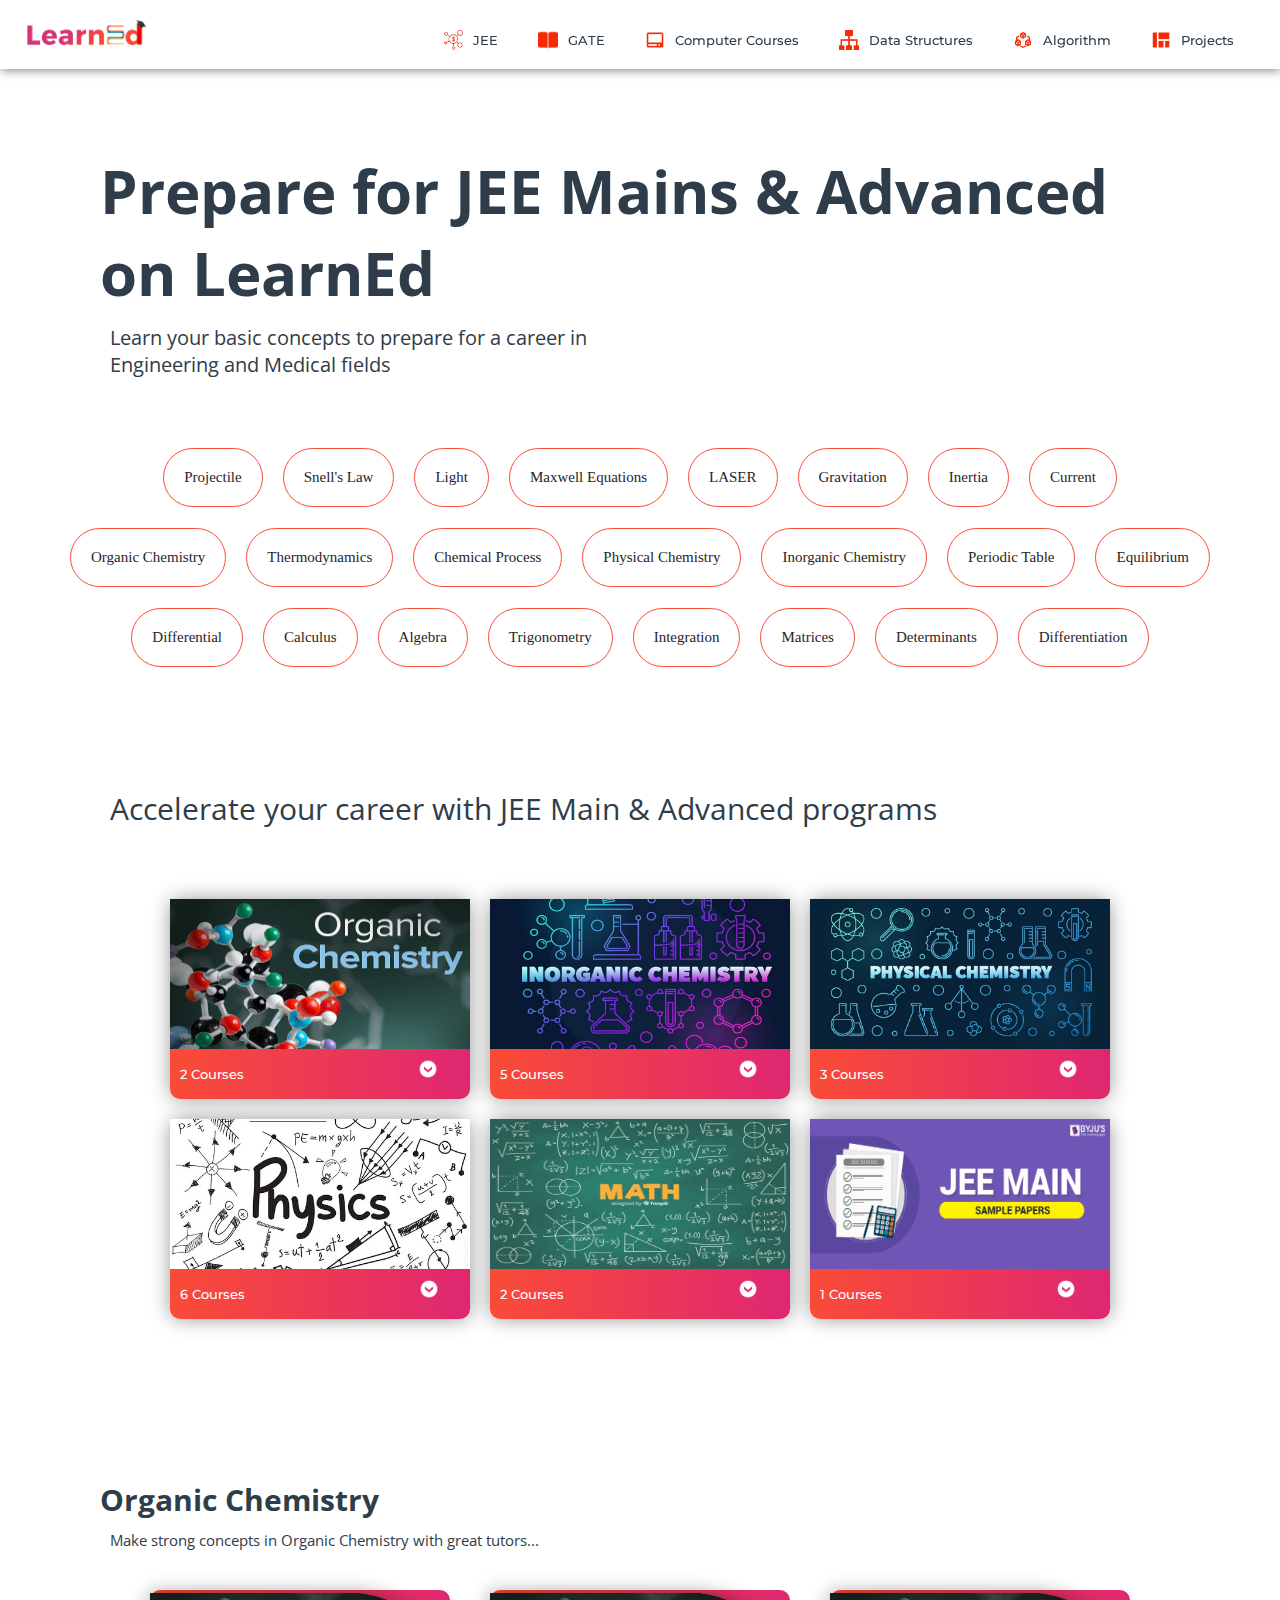
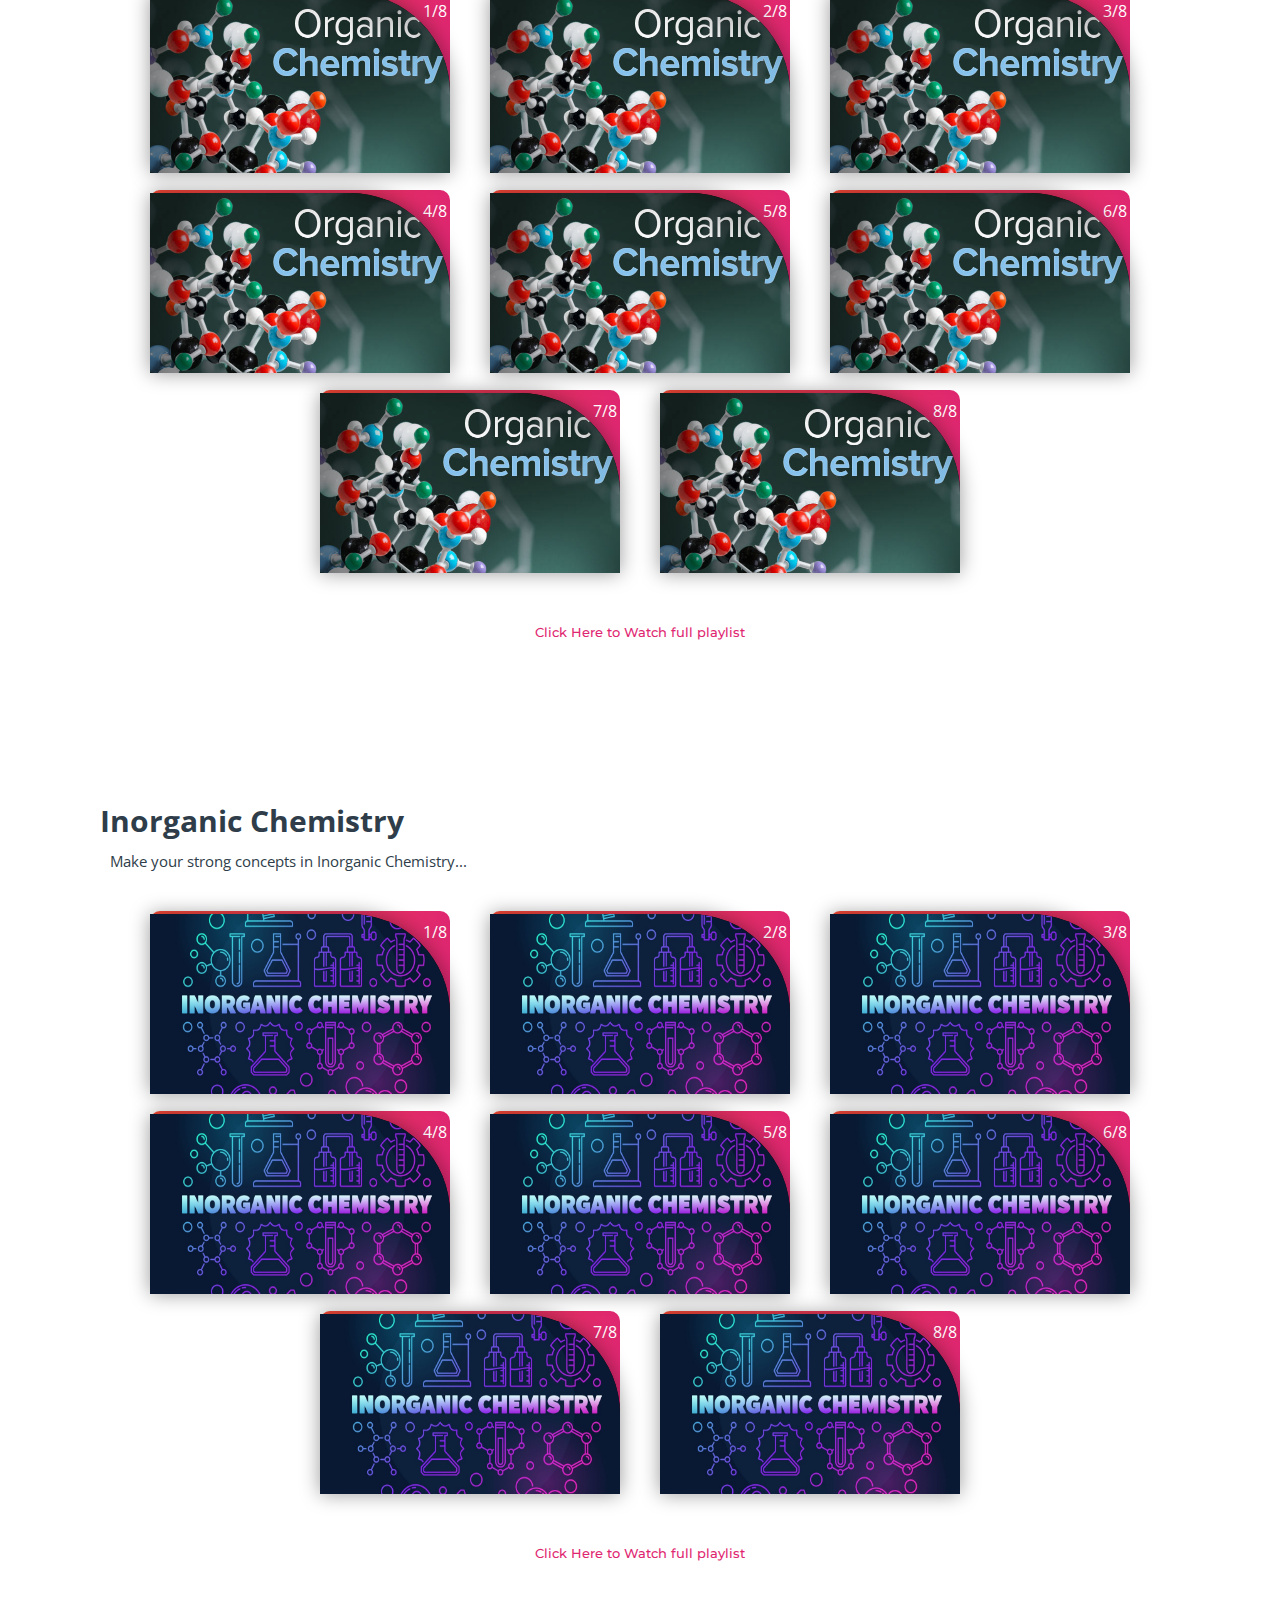
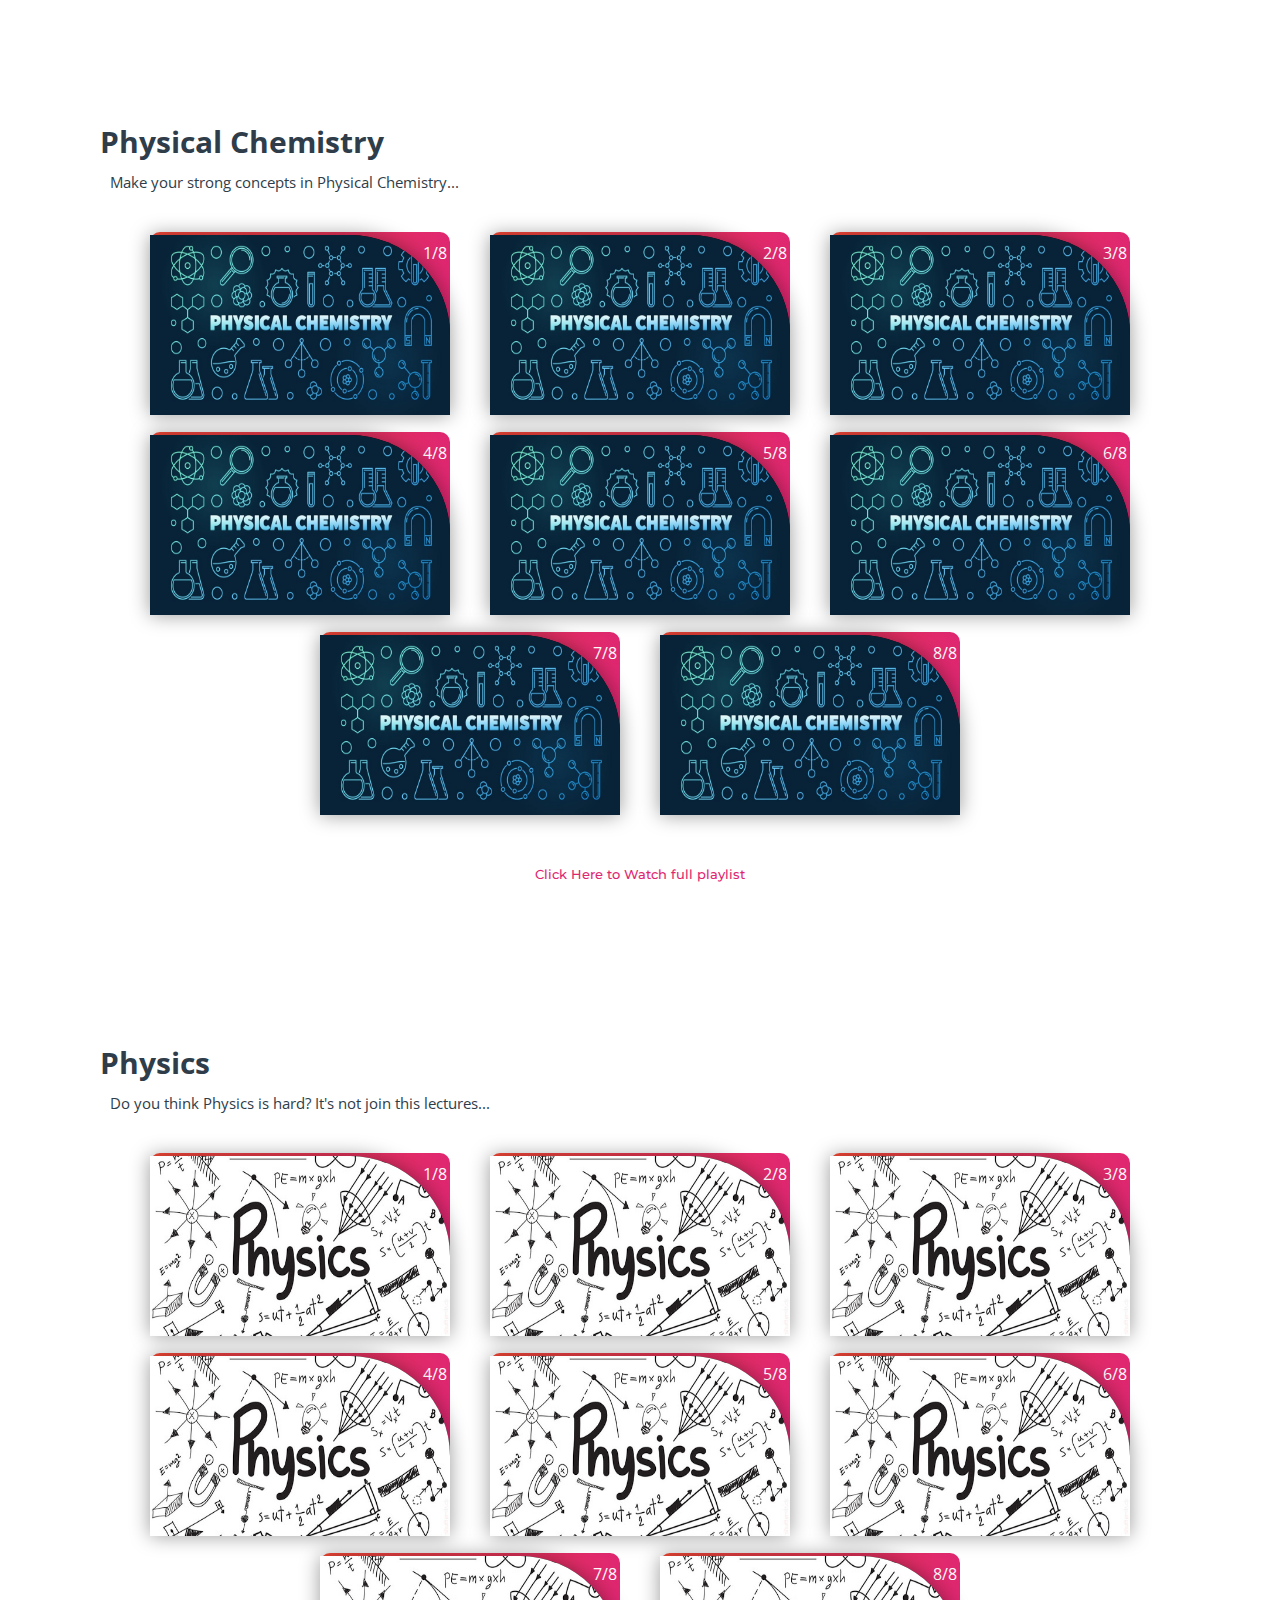
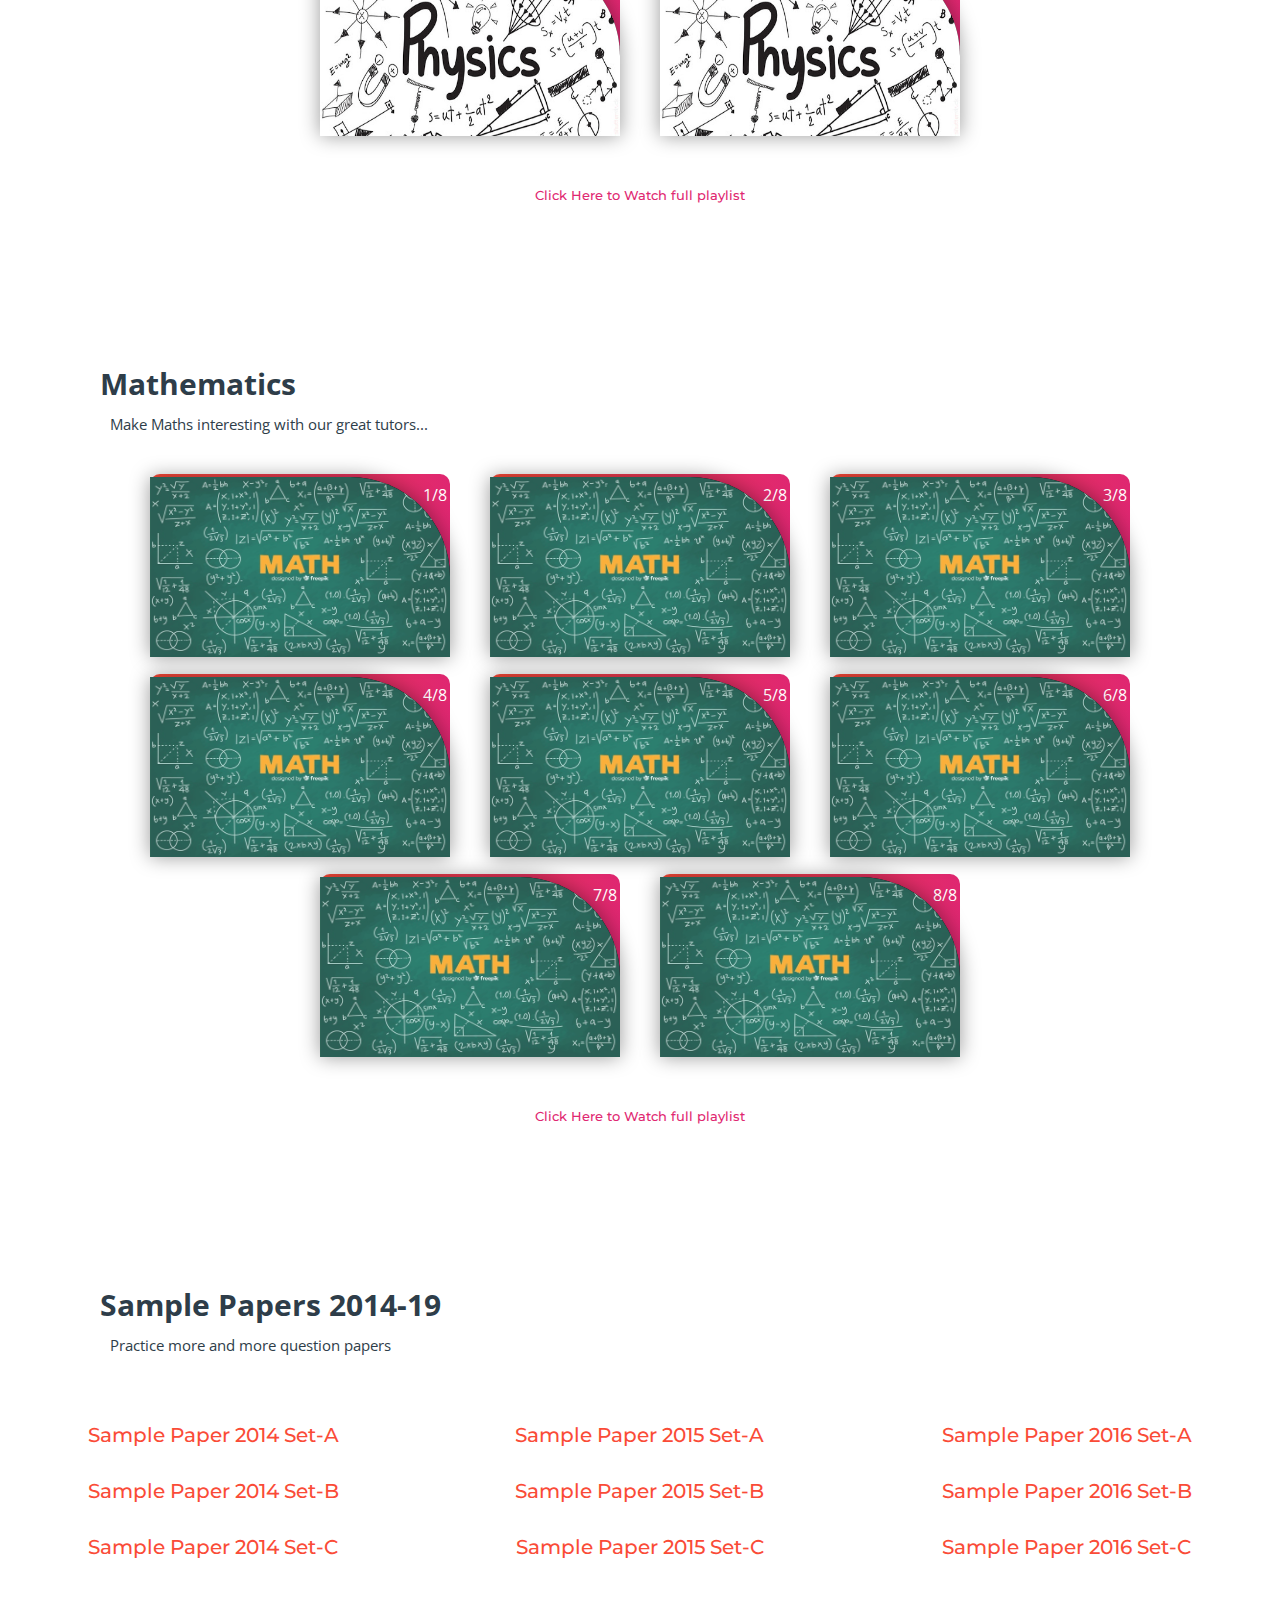
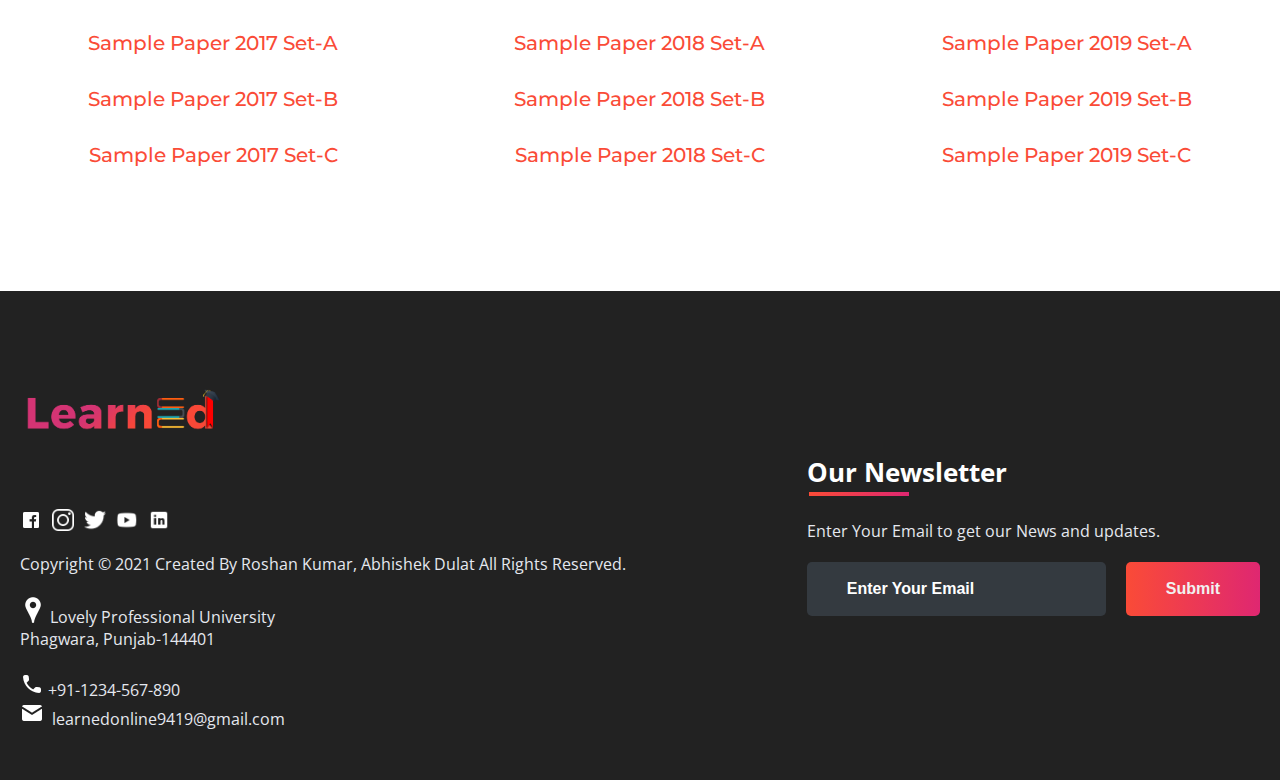
<file: subjects/jee.html>
<!DOCTYPE html>
<html>
<head>
	<link rel="shortcut icon" type="png" href="../images/icon/favicon.png">
	<title>Prepare for JEE Mains & Advanced</title>
	<link rel="stylesheet" type="text/css" href="subjects.css">
	<script type="text/javascript" src="../script.js"></script>
</head>
<body>

	<!-- NAVIGATION -->
	<header>
		<div class="nav" id="nav">
			<div id="learned-logo">
			<a href="../index.html"><img src="../images/icon/logo.png" style="width: 120px;"></a></div>
			<div class="switch-tab" id="switch-tab" onclick="switchTAB()"><img src="../images/icon/menu.png"></div>
			<ul id="list-switch">
				<li><a href="#"><img src="../images/courses/d1.png" class="icon">JEE</a></li>
				<li><a href="gate.html"><img src="../images/courses/paper.png" class="icon">GATE</a></li>
				<li><a href="computer_courses.html"><img src="../images/courses/computer.png" class="icon">Computer Courses</a></li>
				<li><a href="computer_courses.html#data"><img src="../images/courses/data.png" class="icon">Data Structures</a></li>
				<li><a href="computer_courses.html#algo"><img src="../images/courses/algo.png" class="icon">Algorithm</a></li>
				<li><a href="computer_courses.html#projects"><img src="../images/courses/projects.png" class="icon">Projects</a></li>
			</ul>
			<div class="search" id="search-switch">
				<input type="text" placeholder="Search" class="srch"><button id="srchbtn"><img src="../images/icon/search.png"></button>
			</div>
		</div>
	</header>

	<div class="title">
		<span>Prepare for JEE Mains & Advanced<br>on LearnEd</span>
		<div class="shortdesc">
			<p>Learn your basic concepts to prepare for a career in<br>Engineering and Medical fields</p>
		</div>
	</div>

<!-- Quick Links -->
	<div class="course">
		<div class="cbox">
		<div class="det"><a href="https://en.wikipedia.org/wiki/Projectile" target="_blank">Projectile</a></div>
		<div class="det"><a href="https://en.wikipedia.org/wiki/Snell%27s_law" target="_blank">Snell's Law</a></div>
		<div class="det"><a href="https://en.wikipedia.org/wiki/Light" target="_blank">Light</a></div>
		<div class="det"><a href="https://en.wikipedia.org/wiki/Maxwell%27s_equations" target="_blank">Maxwell Equations</a></div>
		<div class="det"><a href="https://en.wikipedia.org/wiki/Laser" target="_blank">LASER</a></div>
		<div class="det"><a href="https://en.wikipedia.org/wiki/Gravity" target="_blank">Gravitation</a></div>
		<div class="det"><a href="https://en.wikipedia.org/wiki/Inertia" target="_blank">Inertia</a></div>
		<div class="det"><a href="https://en.wikipedia.org/wiki/Current" target="_blank">Current</a></div>
		</div>
		<div class="cbox">
		<div class="det"><a href="#organic">Organic Chemistry</a></div>
		<div class="det"><a href="https://en.wikipedia.org/wiki/Thermodynamics" target="_blank">Thermodynamics</a></div>
		<div class="det"><a href="https://en.wikipedia.org/wiki/Chemical_process" target="_blank">Chemical Process</a></div>
		<div class="det"><a href="#physical">Physical Chemistry</a></div>
		<div class="det"><a href="#inorganic">Inorganic Chemistry</a></div>
		<div class="det"><a href="https://en.wikipedia.org/wiki/Periodic_table" target="_blank">Periodic Table</a></div>
		<div class="det"><a href="https://en.wikipedia.org/wiki/Equilibrium" target="_blank">Equilibrium</a></div>
		</div>
		<div class="cbox">
		<div class="det"><a href="#math">Differential</a></div>
		<div class="det"><a href="#math">Calculus</a></div>
		<div class="det"><a href="#math">Algebra</a></div>
		<div class="det"><a href="#math">Trigonometry</a></div>
		<div class="det"><a href="#math">Integration</a></div>
		<div class="det"><a href="#math">Matrices</a></div>
		<div class="det"><a href="#math">Determinants</a></div>
		<div class="det"><a href="#math">Differentiation</a></div>
		</div>
	</div>

	<div class="inbt">
		Accelerate your career with JEE Main & Advanced programs
	</div>

<!-- COURSES AVAILABLE -->
	<div class="ccard">
	<center>
		<div class="ccardbox">
			<div class="dcard">
				<div class="fpart"><img src="../images/courses/organic.jpg"></div>
				<a href="#organic"><div class="spart">2 Courses <img src="../images/icon/dropdown.png"></div></a>
			</div>
			<div class="dcard">
				<div class="fpart"><img src="../images/courses/inorganic.jpg"></div>
				<a href="#inorganic"><div class="spart">5 Courses <img src="../images/icon/dropdown.png"></div></a>
			</div>
			<div class="dcard">
				<div class="fpart"><img src="../images/courses/physical.jpg"></div>
				<a href="#physical"><div class="spart">3 Courses <img src="../images/icon/dropdown.png"></div></a>
			</div>
		</div>
		<div class="ccardbox">
			<div class="dcard">
				<div class="fpart"><img src="../images/courses/physics.jpg"></div>
				<a href="#physics"><div class="spart">6 Courses <img src="../images/icon/dropdown.png"></div></a>
			</div>
			<div class="dcard">
				<div class="fpart"><img src="../images/courses/math.jpg"></div>
				<a href="#math"><div class="spart">2 Courses <img src="../images/icon/dropdown.png"></div></a>
			</div>
			<div class="dcard">
				<div class="fpart"><img src="../images/courses/paper-download.png"></div>
				<a href="#sample_papers"><div class="spart">1 Courses <img src="../images/icon/dropdown.png"></div></a>
			</div>
		</div>
	</center>
	</div>

<!-- VIDEOS SECTION -->
	<div class="title2" id="organic">
		<span>Organic Chemistry</span>
		<div class="shortdesc2">
			<p>Make strong concepts in Organic Chemistry with great tutors...</p>
		</div>
	</div>
	
	<center>
		<div class="ccardbox2">
			<div class="dcard2"><span class="tag" >1/8</span>
				<div class="fpart2"><img src="../images/courses/organic.jpg">
					<iframe src="https://www.youtube.com/embed/bSMx0NS0XfY" frameborder="0" allow="accelerometer; autoplay; encrypted-media; gyroscope; picture-in-picture" allowfullscreen></iframe>
				</div>
			</div>
			<div class="dcard2"><span class="tag" >2/8</span>
				<div class="fpart2"><img src="../images/courses/organic.jpg">
					<iframe src="https://www.youtube.com/embed/bSMx0NS0XfY" frameborder="0" allow="accelerometer; autoplay; encrypted-media; gyroscope; picture-in-picture" allowfullscreen></iframe>
				</div>
			</div>
			<div class="dcard2"><span class="tag" >3/8</span>
				<div class="fpart2"><img src="../images/courses/organic.jpg">
					<iframe src="https://www.youtube.com/embed/bSMx0NS0XfY" frameborder="0" allow="accelerometer; autoplay; encrypted-media; gyroscope; picture-in-picture" allowfullscreen></iframe>
				</div>
			</div>
			<div class="dcard2"><span class="tag" >4/8</span>
				<div class="fpart2"><img src="../images/courses/organic.jpg">
					<iframe src="https://www.youtube.com/embed/bSMx0NS0XfY" frameborder="0" allow="accelerometer; autoplay; encrypted-media; gyroscope; picture-in-picture" allowfullscreen></iframe>
				</div>
			</div>
		
			<div class="dcard2"><span class="tag" >5/8</span>
				<div class="fpart2"><img src="../images/courses/organic.jpg">
					<iframe src="https://www.youtube.com/embed/bSMx0NS0XfY" frameborder="0" allow="accelerometer; autoplay; encrypted-media; gyroscope; picture-in-picture" allowfullscreen></iframe>
				</div>
			</div>
			<div class="dcard2"><span class="tag" >6/8</span>
				<div class="fpart2"><img src="../images/courses/organic.jpg">
					<iframe src="https://www.youtube.com/embed/bSMx0NS0XfY" frameborder="0" allow="accelerometer; autoplay; encrypted-media; gyroscope; picture-in-picture" allowfullscreen></iframe>
				</div>
			</div>
			<div class="dcard2"><span class="tag" >7/8</span>
				<div class="fpart2"><img src="../images/courses/organic.jpg">
					<iframe src="https://www.youtube.com/embed/bSMx0NS0XfY" frameborder="0" allow="accelerometer; autoplay; encrypted-media; gyroscope; picture-in-picture" allowfullscreen></iframe>
				</div>
			</div>
			<div class="dcard2"><span class="tag" >8/8</span>
				<div class="fpart2"><img src="../images/courses/organic.jpg">
					<iframe src="https://www.youtube.com/embed/bSMx0NS0XfY" frameborder="0" allow="accelerometer; autoplay; encrypted-media; gyroscope; picture-in-picture" allowfullscreen></iframe>
				</div>
			</div>
		</div>
	</center>

<br><br>
	<div class="click-me">
		<a href="https://www.youtube.com/watch?v=bSMx0NS0XfY&list=PL8dPuuaLjXtONguuhLdVmq0HTKS0jksS4" target="_blank">Click Here to Watch full playlist</a>
	</div>

<!-- VIDEOS SECTION -->

	<div class="title2" id="inorganic">
		<span>Inorganic Chemistry</span>
		<div class="shortdesc2">
			<p>Make your strong concepts in Inorganic Chemistry...</p>
		</div>
	</div>
	<center>
		<div class="ccardbox2">
			<div class="dcard2"><span class="tag" >1/8</span>
				<div class="fpart2"><img src="../images/courses/inorganic.jpg">
					<iframe src="https://www.youtube.com/embed/2B8CRyfGLo4" frameborder="0" allow="accelerometer; autoplay; encrypted-media; gyroscope; picture-in-picture" allowfullscreen></iframe>
				</div>
			</div>
			<div class="dcard2"><span class="tag" >2/8</span>
				<div class="fpart2"><img src="../images/courses/inorganic.jpg">
					<iframe src="https://www.youtube.com/embed/2B8CRyfGLo4" frameborder="0" allow="accelerometer; autoplay; encrypted-media; gyroscope; picture-in-picture" allowfullscreen></iframe>
				</div>
			</div>
			<div class="dcard2"><span class="tag" >3/8</span>
				<div class="fpart2"><img src="../images/courses/inorganic.jpg">
					<iframe src="https://www.youtube.com/embed/2B8CRyfGLo4" frameborder="0" allow="accelerometer; autoplay; encrypted-media; gyroscope; picture-in-picture" allowfullscreen></iframe>
				</div>
			</div>
			<div class="dcard2"><span class="tag" >4/8</span>
				<div class="fpart2"><img src="../images/courses/inorganic.jpg">
					<iframe src="https://www.youtube.com/embed/2B8CRyfGLo4" frameborder="0" allow="accelerometer; autoplay; encrypted-media; gyroscope; picture-in-picture" allowfullscreen></iframe>
				</div>
			</div>
		
			<div class="dcard2"><span class="tag" >5/8</span>
				<div class="fpart2"><img src="../images/courses/inorganic.jpg">
					<iframe src="https://www.youtube.com/embed/2B8CRyfGLo4" frameborder="0" allow="accelerometer; autoplay; encrypted-media; gyroscope; picture-in-picture" allowfullscreen></iframe>
				</div>
			</div>
			<div class="dcard2"><span class="tag" >6/8</span>
				<div class="fpart2"><img src="../images/courses/inorganic.jpg">
					<iframe src="https://www.youtube.com/embed/2B8CRyfGLo4" frameborder="0" allow="accelerometer; autoplay; encrypted-media; gyroscope; picture-in-picture" allowfullscreen></iframe>
				</div>
			</div>
			<div class="dcard2"><span class="tag" >7/8</span>
				<div class="fpart2"><img src="../images/courses/inorganic.jpg">
					<iframe src="https://www.youtube.com/embed/2B8CRyfGLo4" frameborder="0" allow="accelerometer; autoplay; encrypted-media; gyroscope; picture-in-picture" allowfullscreen></iframe>
				</div>
			</div>
			<div class="dcard2"><span class="tag" >8/8</span>
				<div class="fpart2"><img src="../images/courses/inorganic.jpg">
					<iframe src="https://www.youtube.com/embed/Iuo9PpGE04Y" frameborder="0" allow="accelerometer; autoplay; encrypted-media; gyroscope; picture-in-picture" allowfullscreen></iframe>
				</div>
			</div>
		</div>
	</center>
<br><br>
	<div class="click-me">
		<a href="https://www.youtube.com/watch?v=2B8CRyfGLo4" target="_blank">Click Here to Watch full playlist</a>
	</div>

<!-- VIDEOS SECTION -->

	<div class="title2" id="physical">
		<span>Physical Chemistry</span>
		<div class="shortdesc2">
			<p>Make your strong concepts in Physical Chemistry...</p>
		</div>
	</div>
	<center>
		<div class="ccardbox2">
			<div class="dcard2"><span class="tag" >1/8</span>
				<div class="fpart2"><img src="../images/courses/physical.jpg">
					<iframe src="https://www.youtube.com/embed/2y4cf47I21A" frameborder="0" allow="accelerometer; autoplay; encrypted-media; gyroscope; picture-in-picture" allowfullscreen></iframe>
				</div>
			</div>
			<div class="dcard2"><span class="tag" >2/8</span>
				<div class="fpart2"><img src="../images/courses/physical.jpg">
					<iframe src="https://www.youtube.com/embed/2y4cf47I21A" frameborder="0" allow="accelerometer; autoplay; encrypted-media; gyroscope; picture-in-picture" allowfullscreen></iframe>
				</div>
			</div>
			<div class="dcard2"><span class="tag" >3/8</span>
				<div class="fpart2"><img src="../images/courses/physical.jpg">
					<iframe src="https://www.youtube.com/embed/2y4cf47I21A" frameborder="0" allow="accelerometer; autoplay; encrypted-media; gyroscope; picture-in-picture" allowfullscreen></iframe>
				</div>
			</div>
			<div class="dcard2"><span class="tag" >4/8</span>
				<div class="fpart2"><img src="../images/courses/physical.jpg">
					<iframe src="https://www.youtube.com/embed/2y4cf47I21A" frameborder="0" allow="accelerometer; autoplay; encrypted-media; gyroscope; picture-in-picture" allowfullscreen></iframe>
				</div>
			</div>
		
			<div class="dcard2"><span class="tag" >5/8</span>
				<div class="fpart2"><img src="../images/courses/physical.jpg">
					<iframe src="https://www.youtube.com/embed/2y4cf47I21A" frameborder="0" allow="accelerometer; autoplay; encrypted-media; gyroscope; picture-in-picture" allowfullscreen></iframe>
				</div>
			</div>
			<div class="dcard2"><span class="tag" >6/8</span>
				<div class="fpart2"><img src="../images/courses/physical.jpg">
					<iframe src="https://www.youtube.com/embed/2y4cf47I21A" frameborder="0" allow="accelerometer; autoplay; encrypted-media; gyroscope; picture-in-picture" allowfullscreen></iframe>
				</div>
			</div>
			<div class="dcard2"><span class="tag" >7/8</span>
				<div class="fpart2"><img src="../images/courses/physical.jpg">
					<iframe src="https://www.youtube.com/embed/2y4cf47I21A" frameborder="0" allow="accelerometer; autoplay; encrypted-media; gyroscope; picture-in-picture" allowfullscreen></iframe>
				</div>
			</div>
			<div class="dcard2"><span class="tag" >8/8</span>
				<div class="fpart2"><img src="../images/courses/physical.jpg">
					<iframe src="https://www.youtube.com/embed/2y4cf47I21A" frameborder="0" allow="accelerometer; autoplay; encrypted-media; gyroscope; picture-in-picture" allowfullscreen></iframe>
				</div>
			</div>
		</div>
	</center>
<br><br>
	<div class="click-me">
		<a href="https://youtu.be/2y4cf47I21A" target="_blank">Click Here to Watch full playlist</a>
	</div>


<!-- VIDEOS SECTION -->

	<div class="title2" id="physics">
		<span>Physics</span>
		<div class="shortdesc2">
			<p>Do you think Physics is hard? It's not join this lectures...</p>
		</div>
	</div>
	<center>
		<div class="ccardbox2">
			<div class="dcard2"><span class="tag" >1/8</span>
				<div class="fpart2"><img src="../images/courses/physics.jpg">
					<iframe src="https://www.youtube.com/embed/FYE0YYuAyu0" frameborder="0" allow="accelerometer; autoplay; encrypted-media; gyroscope; picture-in-picture" allowfullscreen></iframe>
				</div>
			</div>
			<div class="dcard2"><span class="tag" >2/8</span>
				<div class="fpart2"><img src="../images/courses/physics.jpg">
					<iframe src="https://www.youtube.com/embed/FYE0YYuAyu0" frameborder="0" allow="accelerometer; autoplay; encrypted-media; gyroscope; picture-in-picture" allowfullscreen></iframe>
				</div>
			</div>
			<div class="dcard2"><span class="tag" >3/8</span>
				<div class="fpart2"><img src="../images/courses/physics.jpg">
					<iframe src="https://www.youtube.com/embed/FYE0YYuAyu0" frameborder="0" allow="accelerometer; autoplay; encrypted-media; gyroscope; picture-in-picture" allowfullscreen></iframe>
				</div>
			</div>
			<div class="dcard2"><span class="tag" >4/8</span>
				<div class="fpart2"><img src="../images/courses/physics.jpg">
					<iframe src="https://www.youtube.com/embed/FYE0YYuAyu0" frameborder="0" allow="accelerometer; autoplay; encrypted-media; gyroscope; picture-in-picture" allowfullscreen></iframe>
				</div>
			</div>
		
			<div class="dcard2"><span class="tag" >5/8</span>
				<div class="fpart2"><img src="../images/courses/physics.jpg">
					<iframe src="https://www.youtube.com/embed/FYE0YYuAyu0" frameborder="0" allow="accelerometer; autoplay; encrypted-media; gyroscope; picture-in-picture" allowfullscreen></iframe>
				</div>
			</div>
			<div class="dcard2"><span class="tag" >6/8</span>
				<div class="fpart2"><img src="../images/courses/physics.jpg">
					<iframe src="https://www.youtube.com/embed/FYE0YYuAyu0" frameborder="0" allow="accelerometer; autoplay; encrypted-media; gyroscope; picture-in-picture" allowfullscreen></iframe>
				</div>
			</div>
			<div class="dcard2"><span class="tag" >7/8</span>
				<div class="fpart2"><img src="../images/courses/physics.jpg">
					<iframe src="https://www.youtube.com/embed/FYE0YYuAyu0" frameborder="0" allow="accelerometer; autoplay; encrypted-media; gyroscope; picture-in-picture" allowfullscreen></iframe>
				</div>
			</div>
			<div class="dcard2"><span class="tag" >8/8</span>
				<div class="fpart2"><img src="../images/courses/physics.jpg">
					<iframe src="https://www.youtube.com/embed/FYE0YYuAyu0" frameborder="0" allow="accelerometer; autoplay; encrypted-media; gyroscope; picture-in-picture" allowfullscreen></iframe>
				</div>
			</div>
		</div>
	</center>
<br><br>
	<div class="click-me">
		<a href="https://youtu.be/FYE0YYuAyu0" target="_blank">Click Here to Watch full playlist</a>
	</div>

<!-- VIDEOS SECTION -->

	<div class="title2" id="math">
		<span>Mathematics</span>
		<div class="shortdesc2">
			<p>Make Maths interesting with our great tutors...</p>
		</div>
	</div>
	<center>
		<div class="ccardbox2">
			<div class="dcard2"><span class="tag" >1/8</span>
				<div class="fpart2"><img src="../images/courses/math.jpg">
					<iframe src="https://www.youtube.com/embed/xxGyTHWrHZg" frameborder="0" allow="accelerometer; autoplay; encrypted-media; gyroscope; picture-in-picture" allowfullscreen></iframe>
				</div>
			</div>
			<div class="dcard2"><span class="tag" >2/8</span>
				<div class="fpart2"><img src="../images/courses/math.jpg">
					<iframe src="https://www.youtube.com/embed/xxGyTHWrHZg" frameborder="0" allow="accelerometer; autoplay; encrypted-media; gyroscope; picture-in-picture" allowfullscreen></iframe>
				</div>
			</div>
			<div class="dcard2"><span class="tag" >3/8</span>
				<div class="fpart2"><img src="../images/courses/math.jpg">
					<iframe src="https://www.youtube.com/embed/xxGyTHWrHZg" frameborder="0" allow="accelerometer; autoplay; encrypted-media; gyroscope; picture-in-picture" allowfullscreen></iframe>
				</div>
			</div>
			<div class="dcard2"><span class="tag" >4/8</span>
				<div class="fpart2"><img src="../images/courses/math.jpg">
					<iframe src="https://www.youtube.com/embed/xxGyTHWrHZg" frameborder="0" allow="accelerometer; autoplay; encrypted-media; gyroscope; picture-in-picture" allowfullscreen></iframe>
				</div>
			</div>
		
			<div class="dcard2"><span class="tag" >5/8</span>
				<div class="fpart2"><img src="../images/courses/math.jpg">
					<iframe src="https://www.youtube.com/embed/xxGyTHWrHZg" frameborder="0" allow="accelerometer; autoplay; encrypted-media; gyroscope; picture-in-picture" allowfullscreen></iframe>
				</div>
			</div>
			<div class="dcard2"><span class="tag" >6/8</span>
				<div class="fpart2"><img src="../images/courses/math.jpg">
					<iframe src="https://www.youtube.com/embed/xxGyTHWrHZg" frameborder="0" allow="accelerometer; autoplay; encrypted-media; gyroscope; picture-in-picture" allowfullscreen></iframe>
				</div>
			</div>
			<div class="dcard2"><span class="tag" >7/8</span>
				<div class="fpart2"><img src="../images/courses/math.jpg">
					<iframe src="https://www.youtube.com/embed/xxGyTHWrHZg" frameborder="0" allow="accelerometer; autoplay; encrypted-media; gyroscope; picture-in-picture" allowfullscreen></iframe>
				</div>
			</div>
			<div class="dcard2"><span class="tag" >8/8</span>
				<div class="fpart2"><img src="../images/courses/math.jpg">
					<iframe src="https://www.youtube.com/embed/xxGyTHWrHZg" frameborder="0" allow="accelerometer; autoplay; encrypted-media; gyroscope; picture-in-picture" allowfullscreen></iframe>
				</div>
			</div>
		</div>
	</center>

<br><br>
	<div class="click-me">
		<a href="https://youtu.be/xxGyTHWrHZg" target="_blank">Click Here to Watch full playlist</a>
	</div>


<!-- SAMPLE PAPERS -->
	<div class="title2" id="sample_papers">
		<span>Sample Papers 2014-19</span>
		<div class="shortdesc2">
			<p>Practice more and more question papers</p>
		</div>
	</div>

	<div class="sample">
		<ul>
			<li><a href="../samplePapers/p1.pdf" target="_blank">Sample Paper 2014 Set-A</a></li>
			<li><a href="../samplePapers/p1.pdf" target="_blank">Sample Paper 2014 Set-B</a></li>
			<li><a href="../samplePapers/p1.pdf" target="_blank">Sample Paper 2014 Set-C</a></li>
		</ul>
		<ul>
			<li><a href="../samplePapers/p1.pdf" target="_blank">Sample Paper 2015 Set-A</a></li>
			<li><a href="../samplePapers/p1.pdf" target="_blank">Sample Paper 2015 Set-B</a></li>
			<li><a href="../samplePapers/p1.pdf" target="_blank">Sample Paper 2015 Set-C</a></li>
		</ul>
		<ul>
			<li><a href="../samplePapers/p1.pdf" target="_blank">Sample Paper 2016 Set-A</a></li>
			<li><a href="../samplePapers/p1.pdf" target="_blank">Sample Paper 2016 Set-B</a></li>
			<li><a href="../samplePapers/p1.pdf" target="_blank">Sample Paper 2016 Set-C</a></li>
		</ul>
	</div>
	<div class="sample lastSample">
		<ul>
			<li><a href="../samplePapers/p1.pdf" target="_blank">Sample Paper 2017 Set-A</a></li>
			<li><a href="../samplePapers/p1.pdf" target="_blank">Sample Paper 2017 Set-B</a></li>
			<li><a href="../samplePapers/p1.pdf" target="_blank">Sample Paper 2017 Set-C</a></li>
		</ul>
		<ul>
			<li><a href="../samplePapers/p1.pdf" target="_blank">Sample Paper 2018 Set-A</a></li>
			<li><a href="../samplePapers/p1.pdf" target="_blank">Sample Paper 2018 Set-B</a></li>
			<li><a href="../samplePapers/p1.pdf" target="_blank">Sample Paper 2018 Set-C</a></li>
		</ul>
		<ul>
			<li><a href="../samplePapers/p1.pdf" target="_blank">Sample Paper 2019 Set-A</a></li>
			<li><a href="../samplePapers/p1.pdf" target="_blank">Sample Paper 2019 Set-B</a></li>
			<li><a href="../samplePapers/p1.pdf" target="_blank">Sample Paper 2019 Set-C</a></li>
		</ul>
	</div>

<!-- FOOTER -->
<footer>
	<div class="footer-container">
		<div class="left-col">
			<img src="../images/icon/logo - Copy.png" style="width: 200px;">
			<div class="logo"></div>
			<div class="social-media">
				<a href="#"><img src="../images/icon\fb.png"></a>
				<a href="#"><img src="../images/icon\insta.png"></a>
				<a href="#"><img src="../images/icon\tt.png"></a>
				<a href="#"><img src="../images/icon\ytube.png"></a>
				<a href="#"><img src="../images/icon\linkedin.png"></a>
			</div><br><br>
			<p class="rights-text">Copyright © 2021 Created By Roshan Kumar, Abhishek Dulat All Rights Reserved.</p>
			<br><p><img src="../images/icon/location.png"> Lovely Professional University<br>Phagwara, Punjab-144401</p><br>
			<p><img src="../images/icon/phone.png"> +91-1234-567-890<br><img src="../images/icon/mail.png">&nbsp; learnedonline9419@gmail.com</p>
		</div>
		<div class="right-col">
			<h1 style="color: #fff">Our Newsletter</h1>
			<div class="border"></div><br>
			<p>Enter Your Email to get our News and updates.</p>
			<form class="newsletter-form">
				<input class="txtb" type="email" placeholder="Enter Your Email">
				<input class="btn" type="submit" value="Submit">
			</form>
		</div>
	</div>
</footer>

</body>
</html>
</file>
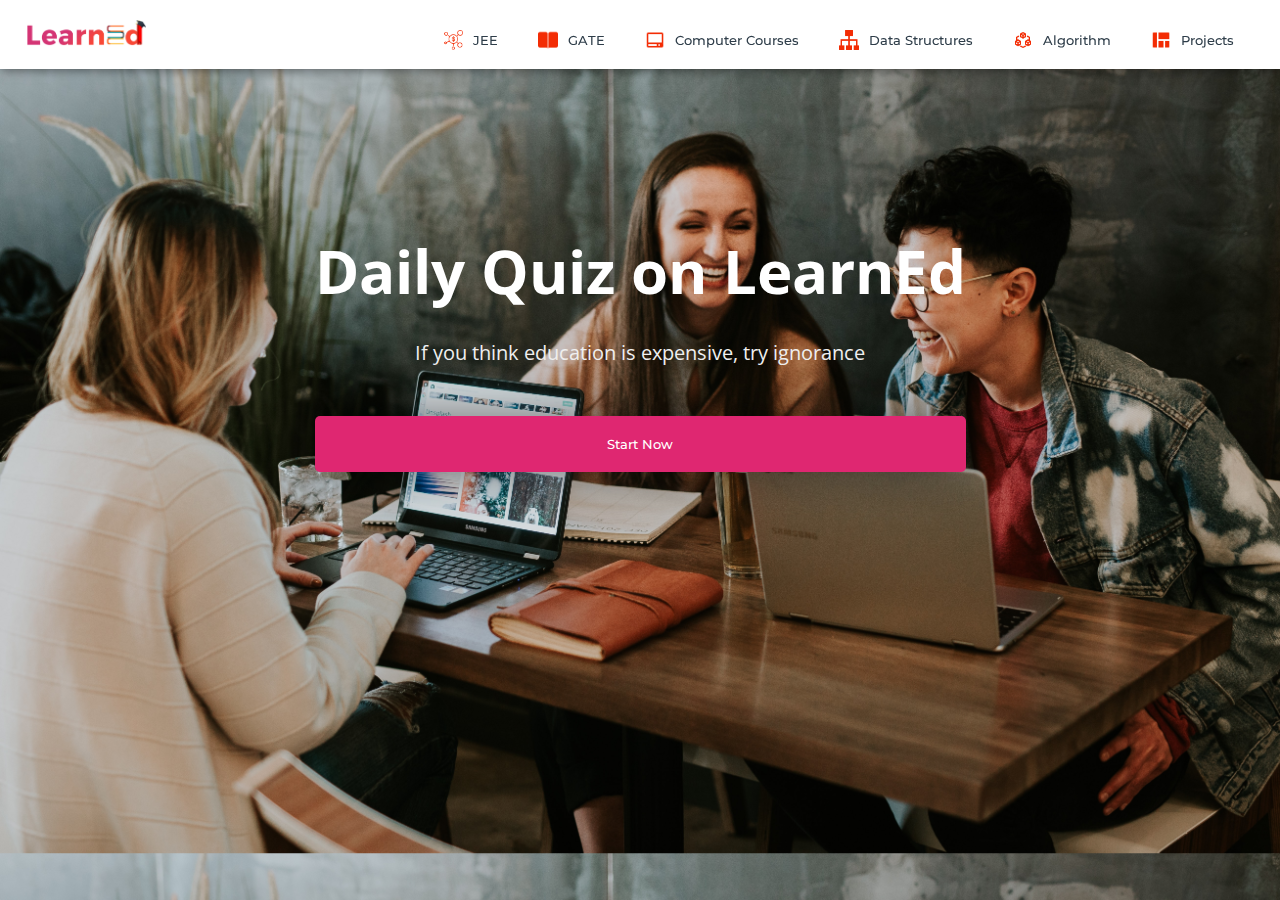
<file: subjects/quiz.html>
<!DOCTYPE html>
<html>
<head>
	<link rel="shortcut icon" type="png" href="../images/icon/favicon.png">
	<title>Quiz on LearnEd</title>
	<link rel="stylesheet" type="text/css" href="quizStyle.css">
	<script type="text/javascript" src="../script.js"></script>
</head>
<body>
	
<!-- NAVIGATION -->
	<header>
		<div class="nav" id="nav">
			<div id="learned-logo">
			<a href="../index.html"><img src="../images/icon/logo.png" style="width: 120px;"></a></div>
			<div class="switch-tab" id="switch-tab" onclick="switchTAB()"><img src="../images/icon/menu.png"></div>
			<ul id="list-switch">
				<li><a href="jee.html"><img src="../images/courses/d1.png" class="icon">JEE</a></li>
				<li><a href="gate.html"><img src="../images/courses/paper.png" class="icon">GATE</a></li>
				<li><a href="computer_courses.html"><img src="../images/courses/computer.png" class="icon">Computer Courses</a></li>
				<li><a href="computer_courses.html#data"><img src="../images/courses/data.png" class="icon">Data Structures</a></li>
				<li><a href="computer_courses.html#algo"><img src="../images/courses/algo.png" class="icon">Algorithm</a></li>
				<li><a href="computer_courses.html#projects"><img src="../images/courses/projects.png" class="icon">Projects</a></li>
			</ul>
			<div class="search" id="search-switch">
				<input type="search" placeholder="Search" class="srch"><button id="srchbtn"><img src="../images/icon/search.png"></button>
			</div>
		</div>
	</header>
	

<!-- MAIN Heading of Page -->
	<div class="title" id="title">
		<span>Daily Quiz on LearnEd</span>
		<div class="shortdesc"><br>
			<p>If you think education is expensive, try ignorance</p>
		</div>
		<button onclick="startquiz()">Start Now</button>
	</div>


<div class="panel" id="panel">
	
	<div class="left-side" id="left">
		<ul>
			<li onclick="quizt(1)">HOME</li>
			<li onclick="quizt(2)">JEE Mains</li>
			<li onclick="quizt(3)">JEE Advanced</li>
			<li onclick="quizt(4)">GATE</li>
			<li onclick="quizt(5)">C/C++</li>
			<li onclick="quizt(6)">Java</li>
			<li onclick="quizt(7)">Python</li>
			<li onclick="quizt(8)">JavaScript</li>
			<li onclick="quizt(9)">Data Structures</li>
			<li onclick="quizt(10)">Algorithm</li>
			<li onclick="quizt(11)">Interview Questions</li>
		</ul>
	</div>

	<div class="right-side" id="right">
		<div id="quiz-container">
			
			<div id="f1"><div class="quiz-frame main-frame"></div></div>

			<div id="f2"><iframe class="quiz-frame" src="https://docs.google.com/forms/d/e/1FAIpQLSe3hXLPuiQGqj1n3IeeAzM8YLNpgJIIk_zfteoEdWka4X3wxQ/viewform?embedded=true" frameborder="0" marginheight="0" marginwidth="0">Loading…</iframe></div>
			
			<div id="f3"><iframe class="quiz-frame" src="https://docs.google.com/forms/d/e/1FAIpQLSeVTLsd_AqZGpbIMnZRm20OKrjjiYSirWBjfCHpWtAsMQU--g/viewform?embedded=true" frameborder="0" marginheight="0" marginwidth="0">Loading…</iframe></div>
			
			<div id="f4"><iframe class="quiz-frame" src="https://docs.google.com/forms/d/e/1FAIpQLSdjSKZhQp5jqqR34zD_uWMtgXr18F9pdK6YqcafLSP6J7VZjw/viewform?embedded=true" frameborder="0" marginheight="0" marginwidth="0">Loading…</iframe></div>

			<div id="f5"><iframe class="quiz-frame" src="https://docs.google.com/forms/d/e/1FAIpQLSe1xs1-41MAbLN7KkXrJwtGdbl5ydxe_vX_nmFRjf6c0wtYkA/viewform?embedded=true"  frameborder="0" marginheight="0" marginwidth="0">Loading…</iframe></iframe></div>
			
			<div id="f6"><iframe class="quiz-frame" src="https://docs.google.com/forms/d/e/1FAIpQLSdHFDm_BakVxro_zJI78OF2OLJpXgDzzaAVMHD9hptWlXBSpA/viewform?embedded=true" frameborder="0" marginheight="0" marginwidth="0">Loading…</iframe></div>
			
			<div id="f7"><iframe class="quiz-frame" src="https://docs.google.com/forms/d/e/1FAIpQLSdgD7yFEJtqpkImDiLAaQ7w9VcsO688gr1V3Gl7FqwM5yXtWQ/viewform?embedded=true" frameborder="0" marginheight="0" marginwidth="0">Loading…</iframe></div>

			<div id="f8"><iframe class="quiz-frame" src="https://docs.google.com/forms/d/e/1FAIpQLSchDBnai_Aup7YFJQegg4z-qoB338p010VgZRxBYDT17xoRew/viewform?embedded=true" frameborder="0" marginheight="0" marginwidth="0">Loading…</iframe></div>

			<div id="f9"><iframe class="quiz-frame" src="https://docs.google.com/forms/d/e/1FAIpQLSfY5oIAz4R9Ty-LBpx7h4th6OJ0-RkrxIlLslRV4NjwwW8_uw/viewform?embedded=true" frameborder="0" marginheight="0" marginwidth="0">Loading…</iframe></div>
			
			<div id="f10"><iframe class="quiz-frame" src="https://docs.google.com/forms/d/e/1FAIpQLSflwS89sG7H98J9vFgFqJgsKaZ5gpq3yUlOiW3up7RQQ-qRnw/viewform?embedded=true" frameborder="0" marginheight="0" marginwidth="0">Loading…</iframe></div>

			<div id="f11"><iframe class="quiz-frame" src="https://docs.google.com/forms/d/e/1FAIpQLSe_aS8-CMNFdUzI1UE73zahC2bmMwJkmB6FJXPIeKbLIBqB4Q/viewform?embedded=true" frameborder="0" marginheiclass="quiz-frame" ght="0" marginwidth="0">Loading…</iframe></div>

		</div>
	</div>

</div>

	<script type="text/javascript" src="../script.js"></script>
</body>
</html>
</file>
<file: v1/style.css>
/* Global variables for changing colours across the site */
    :root {
        --accent: #226997;
        --main: #333;
        --light: #666;
        --lighter: #f3f3f3;
        --border: #e6e6e6;
        --bg: #fff;
    }

body {
  background: #fff;
  color: --main;
  font-family: sans-serif;
  font-size: 1.1em;
  line-height: normal
}

a, a:visited {
	color: var(--accent);
	text-decoration: none;
}

a:hover {
	color: var(--accent);
	text-decoration: underline;
}

/* Make the website responsive */
@media screen and (max-width: 100%) {
  .main {
	width: 800px;
  }
}
@media screen and (max-width: 640px) {
  ul.nav li {float: none;}
}
.main {
  float: center;
  width: 100%;
  max-width: 800px;
  margin: 0 auto;
}

/* Format images */
img {
  max-width: 100%;
  height: auto;
}
img.home-banner {
  padding-top: 20px;
  padding-bottom: 20px;
  max-width: 100%;
  height: auto;
}

.bullet {
  line-height: 30px;
}

/* Format the footer */
.footer {
	margin-top: 6em;
	text-align: center;
	border-top: 1px solid var(--border);
}

.footer p {
  font-size: 0.75em;
}
</file>
<file: loginStyle.css>
* {
	margin: 0;
	padding: 0;
	font-family: sans-serif;
}

body {
	background-image: linear-gradient(rgba(0,0,0,0),rgba(0,0,0,0.5)),url("images/extra/backwallpaper.jpg");
	background-size: cover;
	background-attachment: fixed;
	display: flex;
	justify-content: center;
}
.logo {
	display: flex;
	justify-content: center;
}
.logo img {
	width: 100px;
}
.form-box
{
	width: 380px;
	height: 500px;
	position: relative;
	margin: 6% auto;
	background: #fff8;
	padding: 5px;
	border-radius: 5px;
	overflow: hidden;
	box-shadow: 0px 0px 100px rgba(0,0,0,0.4);
}

.button-box
{
	width: 220px;
	margin: 35px auto;
	position: relative;
	box-shadow: 0 0 20px 9px rgba(0,0,0,.1);
	border-radius: 30px;
}

.toggle-btn
{
	padding: 10px 30px;
	cursor: pointer;
	background: transparent;
	position: relative;
	border: 0;
	outline: none;
}

#btn
{
	top: 0;
	left: 0;
	position: absolute;
	width: 110px;
	height: 100%;
	background: linear-gradient(to right, #FA4B37, #DF2771);
	border-radius: 30px;
	transition: 0.5s;
}
.social-icons
{
	margin: 30px auto;
	text-align: center;
}
.social-icons img
{
	width: 30px;
	margin: 0 7px;
	cursor: pointer;
	opacity: 0.85;
}

.input-group
{
	top: 180px;
	position: absolute;
	width: 280px;
	transition: .5s;
	font-size: 13px;
	color: #010101;
}
.inp {
	border-bottom: 1px solid rgba(0,0,0,0.4);
	justify-content: center;
}
.inp img{
	width: 20px;
	padding-right: 10px;
}
.input-field
{
	width: 100%;
	padding: 10px 0;
	margin: 5px 0;
	border-left: 0;
	border-right: 0;
	border-top: 0;
	border-bottom: 1px solid rgba(0,0,0,0.4);
	outline: none;
	background: transparent;
	color: rgba(0,0,0);
}
::placeholder { /* Chrome, Firefox, Opera, Safari 10.1+ */
	color: rgba(0,0,0,0.7);
	/*opacity: 1;  Firefox */
}
#register .input-field {
	color: rgba(0,0,0,0.8);
}
.submit-btn
{
	width: 85%;
	padding: 10px 30px;
	cursor: pointer;
	display: block;
	margin: auto;
	background: linear-gradient(to right, #FA4B37, #DF2771);
	color: #fff;
	border: 0;
	outline: none;
	border-radius: 30px;
}

.reg-btn {
	background: lightgray;
}
.check-box
{
	cursor: pointer;
	margin: 30px 10px 30px 0;
}

.instead {
	margin-top: 10px;
}
.instead h3 {
    overflow: hidden;
    text-align: center;
    color: rgba(0,0,0,0.6);
}
.instead h3:before,
.instead h3:after {
    background-color: rgba(0,0,0,0.5);
    content: "";
    display: inline-block;
    height: 1px;
    position: relative;
    vertical-align: middle;
    width: 50%;
}
.instead h3:before {
    right: 0.5em;
    margin-left: -50%;
}
.instead h3:after {
    left: 0.5em;
    margin-right: -50%;
}
span
{
	color: rgba(0,0,0,0.8);
	font-size: 12px;
}

#login
{
	left: 50px;
}
#register
{
	left: 450px;
}

.other {
	display: grid;
	justify-content: center;
	margin-top: 250px;
}

.connect {
	display: flex;
	margin: 10px;
	padding: 0px 30px;
	align-items: center;
	text-align: center;
	justify-content: center;
	border: 1px solid lightgray;
	cursor: pointer;
	outline: none;
	/*border-radius: 10px;*/
	background: #fff3;
}
.connect:hover {
	background: #fff8;
}
.connect img {
	padding: 5px;
	width: 25px;
}
.connect span {
	padding: 10px;
	font-size: 15px;
}
</file>
<file: subjects/subjects.css>
@import url('https://fonts.googleapis.com/css?family=Montserrat:500&display=swap');
@import url('https://fonts.googleapis.com/css?family=Dancing+Script&display=swap');
@import url('https://fonts.googleapis.com/css?family=Open+Sans&display=swap');

* {
	box-sizing: border-box;
	margin: 0;
	padding: 0;
}
html {
	scroll-behavior: smooth;
}
body {
	background: #FFF;
	font-family: 'Open Sans', sans-serif;
}

/*SCROLLBAR Styling*/
::-webkit-scrollbar {
  width: 5px;
}
::-webkit-scrollbar-thumb {
  background: #FA4B37;
  border-radius: 5px;
}
::-webkit-scrollbar-thumb:hover {
  background: #DF2771; 
}

/*NAVIGATION BAR*/
.nav
{
	width: 100%;
	background-color: #fff;
	display: flex;
	flex-wrap: wrap;
	justify-content: space-between;
	align-items: center;
	padding: 20px 2%;
	position: fixed;
	top: 0px;
	z-index: 10;
	box-shadow: 1px 1px 10px rgba(0,0,0,0.5);
}

.nav li, a, button
{
	float: left;
	font-family: "Montserrat", sans-serif;
	font-weight: 500;
	font-size: 13px;
	color: #2E3D49;
	display: block;
	text-decoration: none;
	text-align: center;
}

.nav ul li img {
	width: 20px;
	margin-right: 10px;
	transform: translateY(5px);
	padding-top: 5px;
}

.nav ul li 
{
	list-style: none;
	display: inline-block;
	padding: 0px 20px;
}

.nav ul li a
{
	transition: all 0.3s ease 0s;
}

.nav ul li a:hover
{
	color: #FA4B37;
}

.nav button
{
	padding: 9px 25px;
	background: linear-gradient(to right, #FA4B37, #DF2771);
	color: #fff;
	border: none;
	border-radius: 5px;
	cursor: pointer;
	outline: none;
	transition: all 0.3s ease 0s;
}
#srchbtn {
	padding: 9px 20px;
}
#srchbtn img {
	width: 15px;
	filter: brightness(100);
}
.nav button:hover
{
	opacity: .9;
}
.nav .search
{
	float: right;
}
.nav .search .srch
{
	font-size: 13px;
	width: 300px;
	border: none;
	outline: none;
	border-bottom: 2px solid #FA4B37;
	padding: 9px;
}
.nav .search button
{
	margin-right: 5px;
	float: right;
	margin-left: 10px;
}
.nav .switch-tab {
	cursor: pointer;
	visibility: hidden;
}
.nav .switch-tab img {
	width: 20px;
}
.nav .check-box {
	cursor: pointer;
	visibility: hidden;
}

/*TITLE*/
.title {
	margin-top: 150px;
	margin-left: 100px;
}
.title span{
	font-weight: 700;
	font-family: 'Open Sans', sans-serif;
	font-size: 60px;
	color: #2E3D49;
}
.title .shortdesc {
	padding: 10px;
	font-family: 'Open Sans', sans-serif;
	font-size: 20px;
	color: #2E3D49;
	margin-bottom: 50px;
}

/*Quick Links*/
.course {
	display: grid;
	justify-content: center;
}

.cbox {
	display: inline-flex;
	flex-wrap: wrap;
	justify-content: center;
}
.cbox .det {
	height: 60px;
	margin: 10px;
	background: #fff;
	cursor: pointer;
	border-radius: 50px;
}
.cbox .det a{
	justify-content: space-around;
	width: 100%;
	padding: 20px;
	border-radius: 50px;
	border: 1px solid #FA4B37;
	font-size: 15px;
	color: #272529;
	font-family: cursive;
	text-decoration: none;
}

.cbox .det a:hover{
	background: linear-gradient(to right, #FA4B37, #DF2771);
	color: white;
}

.inbt {
	padding: 10px;
	font-family: 'Open Sans', sans-serif;
	font-size: 30px;
	color: #2E3D49;
	margin: 100px;
	margin-bottom: 50px;
}

/*COURSES AVAILABLE*/
.ccard {
	display: flex;
	flex-wrap: wrap;
	justify-content: center;
	align-items: center;
}
.ccardbox {
	display: flex;
	flex-wrap: wrap;
	justify-content: center;
}

.dcard {
	margin: 10px;
	width: 300px;
	height: 200px;
	background: linear-gradient(to right, #FA4B37, #DF2771);
	border-radius: 10px;
	box-shadow: 0 0 20px rgba(0,0,0,0.4);
}

.dcard .fpart {
	width: inherit;
	height: 150px;
	color: #000;
	text-align: left;
	overflow: hidden;
}
.dcard .fpart img {
	width: 100%;
	height: 100%;
}

.dcard .spart {
	padding: 10px;
	padding-right: 0px;
	color: #fff;
	text-align: left;
	cursor: pointer;
}
.dcard .spart img {
	width: 20px;
	margin-left: 170px;
	cursor: pointer;
	/* transform: rotate(180deg); */
}

.dcard:hover .fpart img{
	transition: .8s ease;
	transform: scale(1.2);
}

/*Small Titles for  Topics*/
.title2 {
	position: relative;
	padding-top: 150px;
	margin-left: 100px;
}
.title2 span{
	font-weight: 700;
	font-family: 'Open Sans', sans-serif;
	font-size: 30px;
	color: #2E3D49;
}
.title2 .shortdesc2 {
	padding: 10px;
	font-family: 'Open Sans', sans-serif;
	font-size: 15px;
	color: #2E3D49;
	margin-bottom: 10px;
}

/*Videos Section*/
.ccardbox2 {
	display: flex;
	justify-content: center;
	flex-wrap: wrap;
}

.dcard2 {
	margin: 20px;
	width: 300px;
	height: 160px;
	background: linear-gradient(to right, #FA4B37, #DF2771);
	border-radius: 10px;
}
.dcard2:hover .fpart2 img {
	display: none;
}
.dcard2 .fpart2 { 
	width: inherit;
	height: 180px;
	background: #000;
	color: #000;
	text-align: left;
	border-top-right-radius: 100px;
	transform: translateY(-19px);
	box-shadow: 0 0 20px rgba(0,0,0,0.4);
	overflow: hidden;
}
.dcard2 .tag {
	position: relative;
	margin-left: 270px;
	top: 10px;
	color: #fff;
}
.dcard2 .fpart2 img {
	width: 100%;
	height: 100%;
}
.fpart2 iframe {
	height: inherit;
	width: inherit;
}

/*Watch Full Playlist*/
.click-me {
	justify-content: center;
	display: flex;
}
.click-me a {
	color: #DF2771;
	text-decoration: none;
	transition-duration: .5s;
	padding: 10px;
}
.click-me a:hover {
	background: #DF2771;
	color: #fff;
}

/*PROJECTS*/
.project-panel {
	/*background: #000;*/
	display: flex;
	flex-wrap: wrap;
	align-items: center;
	justify-content: center;
}
.project-card {
	width: 250px;
	/*height: 220px;*/
	background: #fff;
	margin-right: 10px;
	margin-bottom: 10px;
	border-radius: 5px;
	cursor: pointer;
	box-shadow: 2px 2px 10px rgba(0,0,0,0.3);
}
.project-card img {
	width: inherit;
	/*height: 140px;*/
}
.project-card:hover {
	transform: scale(1.2);
	transition: .5s ease;
}
.project-card:hover .download a{
	visibility: visible;
}
.project-card .info {
	padding: 10px;
}
.project-card .info h4 {
	color: #2E3D49;
}
.project-card .info p {
	font-size: 12px;
}
.download {
	margin-top: 10px;
	display: flex;
	justify-content: center;
}
.download a{
	padding: 5px 10px;
	color: #DF2771;
	font-size: .8em;
	visibility: hidden;
}
.download:hover a{
	transition: .5s ease;
	background: #DF2771;
	color: #fff;
}


/*Sample Papers*/

.sample {
	display: flex;
	align-items: center;
	flex-wrap: wrap;
	justify-content: space-around;
}
.lastSample {
	margin-bottom: 100px;
}
.sample ul {
	margin: 20px;
}

.sample ul li{
	padding: 28px;
	list-style: none;
}

.sample ul li a {
	color: #FA4B37;
	width: 300px;
	font-size: 20px;
}

/*Footer*/

footer {
	color: #E5E8EF;
	background: #000D;
	padding: 50px 0; 
}

footer .footer-container {
	max-width: 1300px;
	margin: auto;
	padding: 0 20px;
	display: flex;
	justify-content: space-between;
	align-items: center;
	flex-wrap: wrap-reverse;
}

footer .social-media img{
	width: 22px;
}

footer .logo {
	width: 180px;
	color: #fff;
	font-family: 'Montserrat', cursive;
}
footer .social-media{
	margin: 20px 0;
}

footer .social-media a{
	color: #001a21;
	margin-right: 10px;
	font-size: 22px;
	text-decoration: none;
}

footer .right-col h1{
	font-size: 26px;
}
footer .border{
	width: 100px;
	height: 4px;
	background: linear-gradient(to right, #FA4B37, #DF2771);
	margin: 2px;
}

footer .newsletter-form {
	display: flex;
	justify-content: center;
	align-items: center;
	flex-wrap: wrap;
}
footer input::placeholder {
  color: white !important;
}
footer .txtb {
	flex: 1;
	padding: 18px 40px;
	font-size: 16px;
	background: #343A40;
	border: none;
	font-weight: 700;
	outline: none;
	border-radius: 5px;
	min-width: 260px;
	margin-top: 20px;
	color: white;
}

footer .btn {
	margin-top: 20px;
	padding: 18px 40px;
	font-size: 16px;
	color: #f1f1f1;
	background: linear-gradient(to right, #FA4B37, #DF2771);
	border: none;
	font-weight: 700;
	outline: none;
	border-radius: 5px;
	margin-left: 20px;
	cursor: pointer;
	transition: opacity .3s linear;	
}

footer .btn:hover {
	opacity: .7;
}


/*For Responsive Website*/
@media screen and (max-width: 960px) {
	.footer-container {
		max-width: 600px;
	}
	.right-col {
		width: 100%;
		margin-bottom: 60px;
	}
	.left-col {
		width: 100%;
		text-align: center;
	}
	.social-media {
		display: flex;
		justify-content: center;
	}
}

@media screen and (max-width: 700px) {
	footer .btn{
		margin: 0;
		width: 100%;
		margin-top: 20px;
	}
}
@media screen and (max-width: 1366px) {
	.search {
		display: none;
		margin-bottom: 10px;
	}
}

@media screen and (max-width: 1000px) {
	.nav ul, .nav .search {
		display: none;
	}
	.nav #learned-logo {
		transition: 1s ease;
		margin-left: 40%;
		transform: scale(1.5);
	}
	.nav ul li{
		width: 100%;
		margin-bottom: 5px;
	}
	.nav .switch-tab {
		visibility: visible;
	}
	.nav .check-box {
		visibility: visible;
	}
	.search {
		visibility: visible;
		margin: 30px;
		margin-top: 0px;
	}
}
</file>
<file: subjects/quizStyle.css>
@import url('https://fonts.googleapis.com/css?family=Montserrat:500&display=swap');
@import url('https://fonts.googleapis.com/css?family=Dancing+Script&display=swap');
@import url('https://fonts.googleapis.com/css?family=Open+Sans&display=swap');

* {
	box-sizing: border-box;
	margin: 0;
	padding: 0;
}
html {
	scroll-behavior: smooth;
}
body {
	background: url(../images/extra/b1.jpg);
	background-size: cover;
	font-family: 'Open Sans', sans-serif;
}

/*Styling SCROLLBAR*/
::-webkit-scrollbar {
  width: 5px;
}
::-webkit-scrollbar-thumb {
  background: #FA4B37;
  border-radius: 5px;
}
::-webkit-scrollbar-thumb:hover {
  background: #DF2771; 
}

/*NAVIGATION BAR*/
.nav
{
	width: 100%;
	background-color: #fff;
	display: flex;
	flex-wrap: wrap;
	justify-content: space-between;
	align-items: center;
	padding: 20px 2%;
	position: fixed;
	top: 0px;
	z-index: 10;
	box-shadow: 1px 1px 10px rgba(0,0,0,0.5);
}

.nav li, a, button
{
	float: left;
	font-family: "Montserrat", sans-serif;
	font-weight: 500;
	font-size: 13px;
	color: #2E3D49;
	display: block;
	text-decoration: none;
	text-align: center;
}

.nav ul li img {
	width: 20px;
	margin-right: 10px;
	transform: translateY(5px);
	padding-top: 5px;
}

.nav ul li 
{
	list-style: none;
	display: inline-block;
	padding: 0px 20px;
}

.nav ul li a
{
	transition: all 0.3s ease 0s;
}

.nav ul li a:hover
{
	color: #FA4B37;
}

.nav button
{
	padding: 9px 25px;
	background: linear-gradient(to right, #FA4B37, #DF2771);
	color: #fff;
	border: none;
	border-radius: 5px;
	cursor: pointer;
	outline: none;
	transition: all 0.3s ease 0s;
}
#srchbtn {
	padding: 9px 20px;
}
#srchbtn img {
	width: 15px;
	filter: brightness(100);
}

.nav button:hover
{
	opacity: .9;
}
.nav .search
{
	float: right;
}
.nav .search .srch
{
	font-size: 13px;
	width: 300px;
	border: none;
	outline: none;
	border-bottom: 2px solid #FA4B37;
	padding: 9px;
}

.nav .search button
{
	margin-right: 5px;
	float: right;
	margin-left: 10px;
}
.nav .switch-tab {
	cursor: pointer;
	visibility: hidden;
}
.nav .switch-tab img {
	width: 20px;
}
.nav .check-box {
	cursor: pointer;
	visibility: hidden;
}

/*TITLE*/
.title {
	margin-top: 18%;
	display: grid;
	justify-content: center;
	align-items: center;
}
.title span{
	font-weight: 700;
	font-family: 'Open Sans', sans-serif;
	font-size: 60px;
	/*color: #2E3D49;*/
	color: #fff;
}
.title .shortdesc {
	font-family: 'Open Sans', sans-serif;
	font-size: 20px;
	color: #efefef;
	margin-bottom: 50px;
	text-align: center;
	/*display: none;*/
}

.title button {
	padding: 20px 2%;
	border: none;
	border-radius: 5px;
	color: #fff;
	background: #DF2771;
	outline: none;
	cursor: pointer;
	box-shadow: 0 0 50px rgba(0,0,0,0.5);
}
.title button:hover {
	box-shadow: 0 0 10px rgba(0,0,0,0.3);
}

/*PANEL*/
.panel {
	display: none;
	width: 100%;
	height: 100vh;
	position: fixed;
}
/*Different Topics Container*/
.left-side {
	background: #FFF;
	height: 100%;
	width: 25%;
	display: flex;
	justify-content: center;
	box-shadow: inset 0 0 20px rgba(0,0,0,0.7),
					0 0 30px rgba(0,0,0,0.5);
}

/*Google Form Container*/
.right-side {
	background: #fff;
	height: 100%;
	width: 75%;
}
.left-side ul {
	margin: 50px;
	margin-top: 150px;
}
.left-side li {
	list-style-type: none;
	cursor: pointer;
	color: #FA4B37;
	font-weight: 700;
	font-size: 1.2em;
	margin-bottom: 20px;
}
.left-side li:hover {
	color: #000;
	font-size: 1.5em;
	font-weight: 900;
	transition: .3s ease-in-out;
}

#quiz-container {
	margin-top: 80px;
	width: 100%;
	height: 100%;
}

.quiz-frame {
	width: 100%;
	height: 95vh;
	border: none;
}
.main-frame {
	background: url(../images/extra/quiz.jpg);
	background-size: cover;
	background-position: center;
}
.main-frame p {
	font-size: 5em;
	font-weight: 900;
	color: #2E3D49;
}


/*For Responsive Website*/
@media screen and (max-width: 1366px) {
	.search {
		display: none;
		margin-bottom: 10px;
	}
}

@media screen and (max-width: 1000px) {
	.nav ul, .nav .search {
		display: none;
	}
	.nav #learned-logo {
		transition: 1s ease;
		margin-left: 40%;
		transform: scale(1.5);
	}
	.nav ul li{
		width: 100%;
		margin-bottom: 5px;
	}
	.nav .switch-tab {
		visibility: visible;
	}
	.nav .check-box {
		visibility: visible;
	}
	.search {
		visibility: visible;
		margin: 30px;
		margin-top: 0px;
	}
}
</file>
